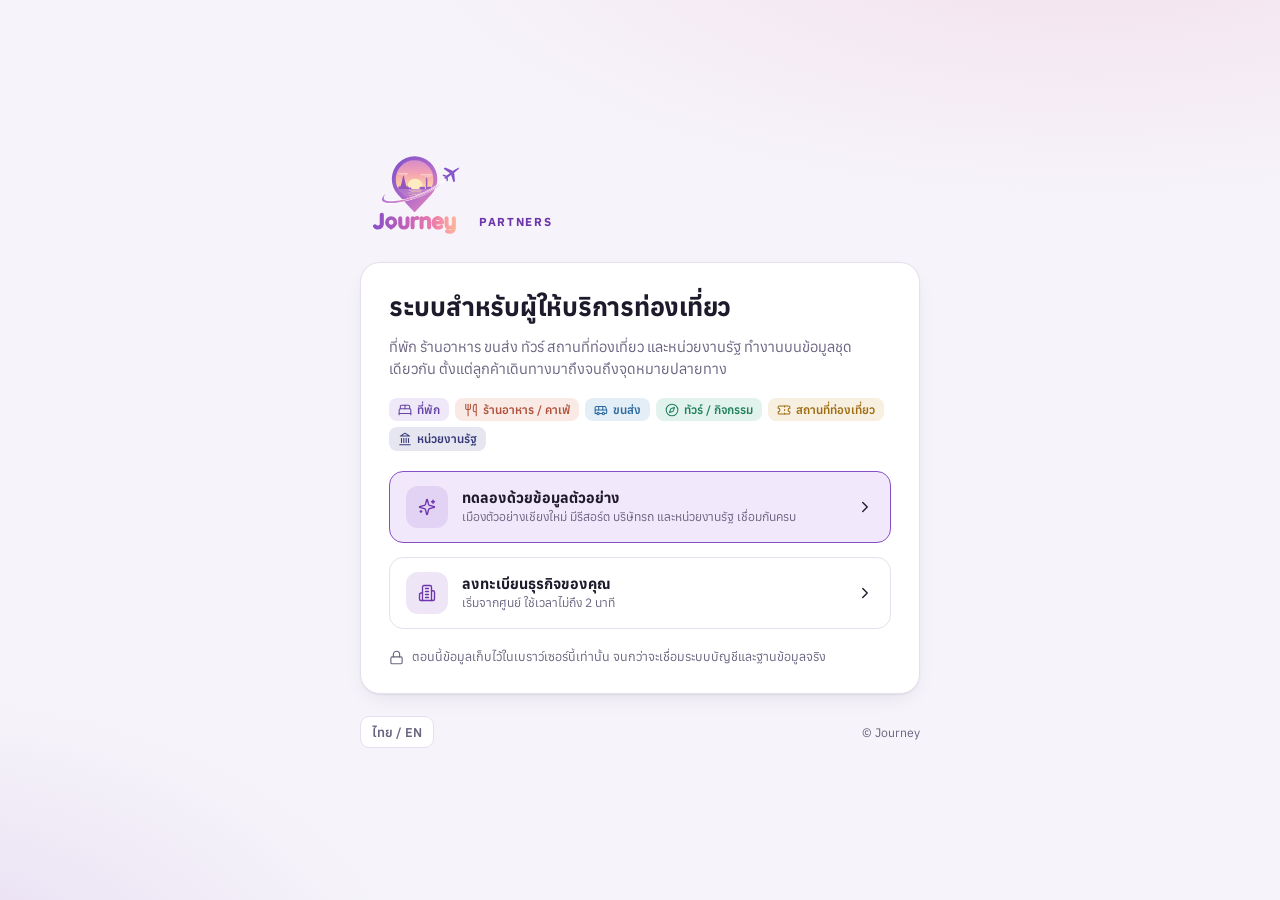
<file: public/partners/index.html>
<!doctype html>
<html lang="th">
<head>
<meta charset="utf-8">
<meta name="viewport" content="width=device-width, initial-scale=1, viewport-fit=cover">
<link rel="icon" href="/favicon.svg" type="image/svg+xml">
<link rel="apple-touch-icon" href="/apple-touch-icon.png">
<style>:root{padding-top:env(safe-area-inset-top,0px);padding-bottom:env(safe-area-inset-bottom,0px)}img{max-width:100%}</style>
<title>Journey Partners</title>
<meta name="claude:viewport-fit-sides" content="cover">
<meta name="description" content="Journey Partners — the workspace for stays, restaurants, transport, tours, attractions and government on one shared dataset.">
<meta name="theme-color" content="#8A4FC6">
<link rel="preconnect" href="https://fonts.googleapis.com"><link rel="preconnect" href="https://fonts.gstatic.com" crossorigin>
<link rel="stylesheet" href="https://fonts.googleapis.com/css2?family=Anuphan:wght@400;500;600;700&display=swap">
<style>:root{--bg:#F6F4FA;--surface:#FFFFFF;--sunk:#F0ECF6;--fg:#1E1A2B;--muted:#6B6480;--line:#E5E0EE;--acc:#8A4FC6;--acc-fg:#FFFFFF;--acc-soft:#F1E8FB;--acc-ink:#6D35AC;--pink:#E37FA9;--ok:#1F9D6B;--warn:#C2830C;--bad:#B23A55;--shadow:0 1px 2px rgba(40,20,70,.06),0 8px 24px -12px rgba(40,20,70,.18);--r:14px;--side:268px;--font:'Anuphan',-apple-system,'Segoe UI','Noto Sans Thai',sans-serif}
@media (prefers-color-scheme:dark){:root:not([data-theme="light"]){--bg:#13111A;--surface:#1C1927;--sunk:#221E2F;--fg:#EDEAF5;--muted:#A39CB8;--line:#2F2A3F;--acc:#B489EA;--acc-fg:#1A1028;--acc-soft:#2B2240;--acc-ink:#D0B2F5;--shadow:0 1px 2px rgba(0,0,0,.3),0 8px 24px -12px rgba(0,0,0,.6);color-scheme:dark}}
:root[data-theme="dark"]{--bg:#13111A;--surface:#1C1927;--sunk:#221E2F;--fg:#EDEAF5;--muted:#A39CB8;--line:#2F2A3F;--acc:#B489EA;--acc-fg:#1A1028;--acc-soft:#2B2240;--acc-ink:#D0B2F5;--shadow:0 1px 2px rgba(0,0,0,.3),0 8px 24px -12px rgba(0,0,0,.6);color-scheme:dark}
[hidden]{display:none!important}
*{box-sizing:border-box}
html,body{background:var(--bg);color:var(--fg);font-family:var(--font);font-size:14.5px;line-height:1.5;-webkit-font-smoothing:antialiased}
body{margin:0}body.lock{overflow:hidden}
html[lang="th"] .en,html[lang="en"] .th{display:none}
h1,h2,h3{margin:0;line-height:1.25;text-wrap:balance}
h1{font-size:1.6rem;font-weight:700;letter-spacing:-.01em}h2{font-size:1.02rem;font-weight:600}
a{color:var(--acc-ink)}
svg{width:18px;height:18px;flex-shrink:0}
button,input,select,textarea{font:inherit;color:inherit}
.muted{color:var(--muted)}.mono{font-family:ui-monospace,SFMono-Regular,Menlo,monospace;font-size:.92em}
.sp{flex:1}
/* buttons */
.btn{display:inline-flex;align-items:center;justify-content:center;gap:7px;height:38px;padding:0 15px;border-radius:10px;border:1px solid transparent;font-weight:600;cursor:pointer;white-space:nowrap;transition:background .15s,border-color .15s,transform .1s;font-size:.95rem}
.btn:active{transform:translateY(1px)}
.btn.primary{background:var(--acc);color:var(--acc-fg)}.btn.primary:hover{filter:brightness(1.07)}
.btn.ghost{background:var(--surface);border-color:var(--line)}.btn.ghost:hover{border-color:var(--acc);color:var(--acc-ink)}
.btn.danger{background:var(--bad);color:#fff}.btn.ghost.danger{background:transparent;color:var(--bad);border-color:color-mix(in srgb,var(--bad) 35%,var(--line))}
.btn.sm{height:32px;padding:0 11px;font-size:.88rem;border-radius:9px}.btn.big{height:46px;font-size:1.02rem}
.btn:disabled{opacity:.5;pointer-events:none}
.btn svg{width:17px;height:17px}
.ib{display:inline-grid;place-items:center;width:38px;height:38px;border-radius:10px;border:0;background:transparent;cursor:pointer;position:relative}.ib:hover{background:var(--sunk)}
.lnk{background:none;border:0;color:var(--acc-ink);font-weight:600;cursor:pointer;text-decoration:none;font-size:.9rem}
:focus-visible{outline:2px solid var(--acc);outline-offset:2px}
/* splash */
#splash{position:fixed;inset:0;display:grid;place-items:center;background:var(--bg);z-index:200;transition:opacity .35s}#splash.out{opacity:0}
#splash img{animation:pulse 1.2s ease-in-out infinite}@keyframes pulse{50%{transform:scale(1.06)}}
/* auth */
#auth{min-height:100vh;display:grid;place-items:center;padding-block:32px;padding-left:max(16px,env(safe-area-inset-left,0px));padding-right:max(16px,env(safe-area-inset-right,0px));background:radial-gradient(1200px 500px at 85% -10%,color-mix(in srgb,var(--pink) 18%,transparent),transparent 60%),radial-gradient(900px 500px at -10% 110%,color-mix(in srgb,var(--acc) 16%,transparent),transparent 60%),var(--bg)}
.au-wrap{width:100%;max-width:560px;display:flex;flex-direction:column;gap:22px}
.au-brand{display:flex;align-items:flex-end;gap:10px}.au-logo{height:88px;width:auto}.au-p{font-weight:700;color:var(--acc-ink);letter-spacing:.14em;text-transform:uppercase;font-size:.8rem;padding-bottom:9px}
.au-card{background:var(--surface);border:1px solid var(--line);border-radius:20px;padding:28px;box-shadow:var(--shadow);display:flex;flex-direction:column;gap:14px}
.au-card h1{font-size:1.75rem}.au-card h2{font-size:1.3rem}.lead{margin:0;color:var(--muted);max-width:60ch}
.au-k{display:flex;flex-wrap:wrap;gap:6px;margin-block:4px 6px}
.au-opt{display:flex;align-items:center;gap:14px;text-align:left;padding:14px 16px;border-radius:14px;border:1px solid var(--line);background:var(--surface);cursor:pointer;transition:border-color .15s,background .15s}
.au-opt:hover{border-color:var(--acc);background:var(--acc-soft)}.au-opt.main{border-color:var(--acc);background:var(--acc-soft)}
.au-opt>span:nth-child(2){flex:1;min-width:0;display:flex;flex-direction:column}.au-opt small{color:var(--muted)}
.au-ic{width:42px;height:42px;border-radius:12px;display:grid;place-items:center;background:color-mix(in srgb,var(--c,var(--acc)) 14%,transparent);color:var(--c,var(--acc-ink))}
.au-note{display:flex;gap:8px;align-items:flex-start;color:var(--muted);font-size:.86rem;margin:4px 0 0}.au-note svg{width:15px;height:15px;margin-top:3px}
.au-back{align-self:flex-start}.au-foot{display:flex;justify-content:space-between;align-items:center;color:var(--muted);font-size:.85rem}
.form.one{grid-template-columns:1fr}
/* shell */
#app{display:flex;min-height:100vh}
#side{width:var(--side);flex-shrink:0;background:var(--surface);border-right:1px solid var(--line);position:sticky;top:0;height:100vh;overflow-y:auto;display:flex;flex-direction:column;padding:14px 12px calc(20px + env(safe-area-inset-bottom,0px)) max(12px,env(safe-area-inset-left,0px));z-index:40}
.sd-top{padding:4px 6px 12px}.brand{display:flex;align-items:center;gap:10px;text-decoration:none;color:inherit}.brand span{display:flex;flex-direction:column;line-height:1.1}.brand b{font-size:1.08rem}.brand small{color:var(--acc-ink);font-weight:700;letter-spacing:.14em;text-transform:uppercase;font-size:.66rem}
.org-btn{display:flex;align-items:center;gap:10px;width:100%;padding:10px;border-radius:12px;border:1px solid var(--line);background:var(--bg);cursor:pointer;text-align:left;margin-bottom:10px}.org-btn:hover{border-color:var(--acc)}
.org-n{flex:1;min-width:0;display:flex;flex-direction:column}.org-n b,.org-n small{white-space:nowrap;overflow:hidden;text-overflow:ellipsis}.org-n small{color:var(--muted);font-size:.78rem}
.org-av{width:36px;height:36px;border-radius:10px;display:grid;place-items:center;color:#fff;font-weight:700;flex-shrink:0}.org-av.sm{width:28px;height:28px;border-radius:8px;font-size:.85rem}
#nav{display:flex;flex-direction:column;gap:14px}
.nv-sec{display:flex;flex-direction:column;gap:1px}.nv-sec>span{font-size:.7rem;font-weight:700;color:var(--muted);text-transform:uppercase;letter-spacing:.08em;padding:4px 10px}
.nv{display:flex;align-items:center;gap:11px;padding:8px 10px;border-radius:10px;color:var(--fg);text-decoration:none;font-weight:500;font-size:.93rem}
.nv:hover{background:var(--sunk)}.nv.on{background:var(--acc-soft);color:var(--acc-ink);font-weight:600}.nv svg{width:18px;height:18px;opacity:.85}
.nv .dot{margin-left:auto;font-style:normal;background:var(--pink);color:#fff;font-size:.72rem;font-weight:700;border-radius:99px;padding:0 7px;line-height:18px}
.mainc{flex:1;min-width:0;display:flex;flex-direction:column}
.top{position:sticky;top:0;z-index:30;display:flex;align-items:center;gap:8px;padding-block:10px;padding-left:max(24px,env(safe-area-inset-left,0px));padding-right:max(24px,env(safe-area-inset-right,0px));background:color-mix(in srgb,var(--bg) 86%,transparent);backdrop-filter:blur(10px);border-bottom:1px solid var(--line)}
.demo{display:flex;align-items:center;gap:10px;background:var(--acc-soft);color:var(--acc-ink);border-radius:99px;padding:4px 6px 4px 12px;font-size:.85rem}.demo>span{display:flex;align-items:center;gap:6px}.demo svg{width:15px;height:15px}
#bellN{position:absolute;top:5px;right:5px;background:var(--pink);color:#fff;font-style:normal;font-size:.66rem;font-weight:700;border-radius:99px;min-width:16px;height:16px;display:grid;place-items:center;padding:0 4px}
.u-av{width:34px;height:34px;border-radius:50%;background:linear-gradient(135deg,var(--acc),var(--pink));color:#fff;display:grid;place-items:center;font-weight:700}
.only-m{display:none}
#view{padding-block:24px 64px;padding-left:max(24px,env(safe-area-inset-left,0px));padding-right:max(24px,env(safe-area-inset-right,0px));display:flex;flex-direction:column;gap:18px;max-width:1320px;width:100%;outline:none}
#scrim{display:none}
/* page header */
.vh{display:flex;align-items:flex-end;justify-content:space-between;gap:16px;flex-wrap:wrap}.vh>div:first-child{min-width:0;max-width:72ch}
.sub{margin:6px 0 0;color:var(--muted)}.vh-a{display:flex;gap:8px;flex-wrap:wrap}
/* cards, kpis */
.card{background:var(--surface);border:1px solid var(--line);border-radius:var(--r);padding:18px;box-shadow:var(--shadow);min-width:0}
.card-h{display:flex;align-items:center;justify-content:space-between;gap:10px;margin-bottom:12px;flex-wrap:wrap}.card-h>div{min-width:0}
.kpis{display:grid;grid-template-columns:repeat(auto-fit,minmax(200px,1fr));gap:12px}
.kpi{display:flex;gap:12px;align-items:flex-start;background:var(--surface);border:1px solid var(--line);border-radius:var(--r);padding:16px;box-shadow:var(--shadow)}
.kpi-ic{width:38px;height:38px;border-radius:11px;display:grid;place-items:center;background:var(--acc-soft);color:var(--acc-ink);flex-shrink:0}
.kpi.acc .kpi-ic{background:linear-gradient(135deg,var(--acc),var(--pink));color:#fff}.kpi.warn .kpi-ic{background:color-mix(in srgb,var(--bad) 15%,transparent);color:var(--bad)}
.kpi-m{display:flex;flex-direction:column;min-width:0}.kpi-m small{color:var(--muted);font-size:.82rem}.kpi-m b{font-size:1.55rem;font-weight:700;letter-spacing:-.01em;font-variant-numeric:tabular-nums;line-height:1.2}.kpi-m em{font-style:normal;color:var(--muted);font-size:.8rem}
.grid2{display:grid;grid-template-columns:1fr 1fr;gap:16px}.grid2.g31{grid-template-columns:2fr 1fr}.grid2.g13{grid-template-columns:minmax(220px,1fr) 2.4fr;align-items:start}
.grid2>*{min-width:0}
/* pills, chips, tags */
.pill{display:inline-flex;align-items:center;gap:5px;padding:2px 10px;border-radius:99px;font-size:.78rem;font-weight:600;background:color-mix(in srgb,var(--c) 14%,transparent);color:color-mix(in srgb,var(--c) 80%,var(--fg));white-space:nowrap}
.pill::before{content:"";width:6px;height:6px;border-radius:50%;background:var(--c)}
.pill.lv-info{--c:#2F7FC1}.pill.lv-warn{--c:#C2830C}.pill.lv-alert{--c:#B23A55}
.kchip{display:inline-flex;align-items:center;gap:5px;padding:3px 9px;border-radius:8px;font-size:.8rem;font-weight:600;background:color-mix(in srgb,var(--c) 13%,transparent);color:color-mix(in srgb,var(--c) 78%,var(--fg))}.kchip svg{width:14px;height:14px}
.tag{display:inline-block;padding:1px 8px;border-radius:6px;background:var(--sunk);font-size:.78rem;color:var(--muted);margin:1px 0}
.src{font-size:.82rem;color:var(--muted)}
.neg{color:var(--ok)}.pos{color:var(--warn)}
/* toolbar */
.toolbar{display:flex;gap:10px;align-items:center;flex-wrap:wrap}
.search{display:flex;align-items:center;gap:8px;height:40px;padding:0 12px;border-radius:10px;border:1px solid var(--line);background:var(--surface);flex:1;min-width:200px;max-width:420px}.search svg{color:var(--muted)}.search input{border:0;outline:0;background:none;flex:1;min-width:0;height:100%}
.search:focus-within{border-color:var(--acc)}
.toolbar select,.inp{height:40px;border-radius:10px;border:1px solid var(--line);background:var(--surface);padding:0 10px}
.count{color:var(--muted);font-size:.86rem;margin-left:auto}
.seg,.tabs{display:inline-flex;background:var(--sunk);border-radius:11px;padding:3px;gap:2px;flex-wrap:wrap}
.seg button,.tabs button{border:0;background:none;padding:7px 13px;border-radius:9px;cursor:pointer;font-weight:500;font-size:.9rem;color:var(--muted)}
.seg button[aria-pressed="true"],.tabs button[aria-pressed="true"]{background:var(--surface);color:var(--fg);font-weight:600;box-shadow:0 1px 3px rgba(0,0,0,.08)}
.pipe{display:grid;grid-template-columns:repeat(4,1fr);gap:10px}.pipe button{display:flex;align-items:center;justify-content:space-between;gap:8px;padding:12px 14px;border-radius:12px;border:1px solid var(--line);background:var(--surface);cursor:pointer}.pipe button b{font-size:1.3rem}.pipe button.on{border-color:var(--acc);background:var(--acc-soft)}
/* table */
.tbl-wrap{overflow-x:auto;background:var(--surface);border:1px solid var(--line);border-radius:var(--r);box-shadow:var(--shadow)}
.card .tbl-wrap{box-shadow:none;border:0;border-radius:0;margin:-4px -6px}
.tbl{width:100%;border-collapse:collapse;font-size:.93rem}.tbl th{text-align:left;font-size:.76rem;text-transform:uppercase;letter-spacing:.06em;color:var(--muted);font-weight:600;padding:11px 14px;border-bottom:1px solid var(--line);white-space:nowrap;background:var(--surface)}
.tbl td{padding:11px 14px;border-bottom:1px solid var(--line);vertical-align:middle}.tbl tr:last-child td{border-bottom:0}
.tbl .r{text-align:right;font-variant-numeric:tabular-nums}.tbl .c{text-align:center}
.tbl tbody tr[tabindex]{cursor:pointer}.tbl tbody tr[tabindex]:hover{background:var(--sunk)}
.ti{width:15px;height:15px;vertical-align:-3px;color:var(--muted)}
.perm td:first-child{font-weight:500}.ok{color:var(--ok)}
/* list */
.list{list-style:none;margin:0;padding:0;display:flex;flex-direction:column}
.list li{display:flex;align-items:center;gap:12px;padding:10px 8px;border-bottom:1px solid var(--line);border-radius:8px}.list li:last-child{border-bottom:0}
.list li[tabindex],.list li[data-org]{cursor:pointer}.list li[tabindex]:hover{background:var(--sunk)}.list li.on{background:var(--acc-soft)}
.lm{flex:1;min-width:0;display:flex;flex-direction:column}.lm b{font-weight:600;overflow:hidden;text-overflow:ellipsis}.lm small{color:var(--muted);font-size:.84rem;display:flex;align-items:center;gap:5px;flex-wrap:wrap}.lm small svg{width:14px;height:14px}
.when{display:flex;flex-direction:column;min-width:58px;font-variant-numeric:tabular-nums}.when small{color:var(--muted);font-size:.78rem}
.nt li.unread b::before{content:"";display:inline-block;width:7px;height:7px;border-radius:50%;background:var(--pink);margin-right:7px;vertical-align:2px}
.pad{padding:16px}
/* hand-offs, notices */
.hand{list-style:none;margin:0;padding:0;display:flex;flex-direction:column;gap:10px}.hand li{display:flex;gap:12px;align-items:center}
.hand li>span:nth-child(2){flex:1;min-width:0;display:flex;flex-direction:column}.hand small{color:var(--muted);font-size:.83rem}.hand em{font-style:normal;font-weight:700;font-variant-numeric:tabular-nums}
.hd-ic{width:36px;height:36px;border-radius:10px;display:grid;place-items:center;background:color-mix(in srgb,var(--c) 14%,transparent);color:var(--c);flex-shrink:0}
.gnot{display:flex;flex-direction:column;gap:8px;margin-top:12px}
.gn{display:flex;gap:10px;align-items:flex-start;padding:10px 12px;border-radius:11px;background:color-mix(in srgb,#2F7FC1 10%,transparent);margin-bottom:6px}.gn.warn{background:color-mix(in srgb,#C2830C 13%,transparent)}.gn.alert{background:color-mix(in srgb,#B23A55 13%,transparent)}
.gn>span{display:flex;flex-direction:column}.gn small{color:var(--muted)}.gn svg{margin-top:2px}
.note,.consent{display:flex;gap:9px;align-items:flex-start;padding:10px 12px;border-radius:11px;background:var(--sunk);color:var(--muted);font-size:.88rem;margin:0}.note svg,.consent svg{width:16px;height:16px;margin-top:2px}
.consent{background:color-mix(in srgb,var(--ok) 10%,transparent);color:color-mix(in srgb,var(--ok) 70%,var(--fg))}
/* charts */
.chart{width:100%;height:auto;display:block}.chart rect{fill:color-mix(in srgb,var(--acc) 55%,transparent)}.chart rect.hi{fill:var(--acc)}.chart .grid{stroke:var(--line);stroke-dasharray:3 4}.chart .ax{fill:var(--muted);font-size:11px;font-family:var(--font)}
.hbars{display:flex;flex-direction:column;gap:9px}.hb{display:grid;grid-template-columns:minmax(90px,38%) 1fr auto;gap:10px;align-items:center;font-size:.9rem}.hb-l{overflow:hidden;text-overflow:ellipsis;white-space:nowrap}
.hb-t{height:10px;border-radius:99px;background:var(--sunk);overflow:hidden}.hb-t i{display:block;height:100%;border-radius:99px;background:linear-gradient(90deg,var(--acc),var(--pink))}.hb b{font-variant-numeric:tabular-nums;font-size:.86rem}
.funnel{display:flex;flex-direction:column;gap:8px}.fn{display:grid;grid-template-columns:minmax(120px,30%) 1fr 48px 48px;gap:10px;align-items:center}
.fn i{height:26px;width:var(--w);min-width:4px;border-radius:7px;background:linear-gradient(90deg,var(--acc),var(--pink))}.fn b{text-align:right;font-variant-numeric:tabular-nums}.fn small{color:var(--muted);text-align:right}
/* calendar grid */
.legend{display:flex;gap:16px;flex-wrap:wrap;font-size:.84rem;color:var(--muted)}.legend span{display:flex;align-items:center;gap:6px}.legend i{width:14px;height:14px;border-radius:4px}
.cal-wrap{overflow-x:auto;background:var(--surface);border:1px solid var(--line);border-radius:var(--r);box-shadow:var(--shadow)}
.cal{border-collapse:separate;border-spacing:4px;padding:6px;min-width:100%}.cal th{font-weight:500;font-size:.78rem;color:var(--muted);padding:4px}.cal thead th{text-align:center}.cal thead th b{display:block;font-size:1rem;color:var(--fg)}.cal thead th small{display:block}
.cal thead th.td b{color:var(--acc-ink)}.cal thead th.we small{color:var(--pink)}
.cal tbody th{text-align:left;min-width:190px;position:sticky;left:0;background:var(--surface);z-index:1}.cal tbody th span{display:flex;gap:7px;align-items:center;color:var(--fg);font-weight:600;font-size:.88rem}.cal tbody th svg{width:15px;height:15px;color:var(--muted)}
.cc{width:100%;min-width:52px;height:50px;border-radius:9px;border:0;cursor:pointer;display:flex;flex-direction:column;align-items:center;justify-content:center;line-height:1.1}.cc b{font-size:1rem}.cc small{font-size:.68rem;opacity:.75}
.lv0{background:color-mix(in srgb,var(--ok) 13%,transparent)}.lv1{background:color-mix(in srgb,var(--ok) 24%,transparent)}.lv2{background:color-mix(in srgb,var(--warn) 26%,transparent)}.lv3{background:color-mix(in srgb,var(--bad) 28%,transparent)}.lvx{background:repeating-linear-gradient(45deg,var(--sunk) 0 6px,var(--line) 6px 12px);color:var(--muted)}
/* journeys */
.split{display:grid;grid-template-columns:320px 1fr;gap:16px;align-items:start}
.jlist{list-style:none;margin:0;padding:0;display:flex;flex-direction:column;gap:8px;max-height:72vh;overflow-y:auto}
.jlist button{width:100%;text-align:left;display:flex;flex-direction:column;gap:3px;padding:12px 14px;border-radius:12px;border:1px solid var(--line);background:var(--surface);cursor:pointer}.jlist button.on{border-color:var(--acc);background:var(--acc-soft)}.jlist small{color:var(--muted)}
.jl-ic{display:flex;gap:4px;margin-top:4px}.jl-ic i{width:24px;height:24px;border-radius:7px;display:grid;place-items:center;background:color-mix(in srgb,var(--c) 15%,transparent);color:var(--c)}.jl-ic i.mine{outline:2px solid var(--acc)}.jl-ic svg{width:13px;height:13px}
.jdet{display:flex;flex-direction:column;gap:14px}
.tl{list-style:none;margin:0;padding:0 0 0 6px;display:flex;flex-direction:column}
.tl li{display:flex;gap:14px;position:relative;padding-bottom:16px}.tl li:not(:last-child)::before{content:"";position:absolute;left:16px;top:34px;bottom:0;width:2px;background:var(--line)}
.tl-dot{width:34px;height:34px;border-radius:50%;display:grid;place-items:center;background:color-mix(in srgb,var(--c) 15%,var(--surface));color:var(--c);flex-shrink:0;border:2px solid var(--surface);box-shadow:0 0 0 1px var(--line)}.tl-dot svg{width:16px;height:16px}
.tl-b{display:flex;flex-direction:column;min-width:0;padding-top:2px}.tl-b small{color:var(--muted);font-size:.8rem}.tl-b span{color:var(--muted);font-size:.86rem}
.tl li.done{opacity:.55}.tl li.next .tl-dot{box-shadow:0 0 0 3px color-mix(in srgb,var(--acc) 40%,transparent)}.tl li.mine .tl-b b{color:var(--acc-ink)}.mine-t{color:var(--acc-ink)!important;font-weight:600}
.jp{display:flex;flex-direction:column;gap:8px}.sec-l{font-size:.74rem;font-weight:700;color:var(--muted);text-transform:uppercase;letter-spacing:.08em}
.jp-r{display:flex;gap:10px;align-items:center}.jp-r>span:nth-child(2){flex:1;display:flex;flex-direction:column;min-width:0}.jp-r small{color:var(--muted);font-size:.82rem}
/* housekeeping */
.hk-sum{display:flex;gap:10px;flex-wrap:wrap}.hk-sum span{display:flex;align-items:center;gap:8px;padding:8px 14px;border-radius:11px;background:color-mix(in srgb,var(--c) 12%,transparent);font-size:.9rem}.hk-sum b{font-size:1.2rem;color:var(--c)}
.hk-grid{display:grid;grid-template-columns:repeat(auto-fill,minmax(128px,1fr));gap:8px}
.hk{display:flex;flex-direction:column;align-items:flex-start;gap:2px;padding:10px 12px;border-radius:11px;border:1px solid color-mix(in srgb,var(--c) 40%,var(--line));background:color-mix(in srgb,var(--c) 9%,var(--surface));cursor:pointer;text-align:left;min-height:76px}
.hk b{font-size:1.1rem}.hk span{color:var(--c);font-weight:600;font-size:.8rem}.hk small{color:var(--muted);font-size:.74rem}
.opts{display:flex;flex-direction:column;gap:8px}.opt{padding:12px 14px;border-radius:11px;border:1px solid var(--line);background:var(--surface);text-align:left;cursor:pointer;font-weight:500}.opt:hover{border-color:var(--acc)}
/* manifest */
.run{border-top:1px solid var(--line);padding-top:10px;margin-top:10px}.run-h{display:flex;align-items:center;gap:10px;flex-wrap:wrap}.run-h b{font-size:1.05rem}
.cap{flex:1;min-width:80px;max-width:200px;height:8px;border-radius:99px;background:var(--sunk);overflow:hidden}.cap i{display:block;height:100%;background:var(--acc)}
.pre{white-space:pre-wrap;background:var(--sunk);padding:12px;border-radius:10px;font-size:.88rem;margin:0;overflow-x:auto}
/* reviews */
.rv-sum{display:flex;flex-direction:column;align-items:center;gap:6px;text-align:center}.rv-sum .big{font-size:3rem;line-height:1}.rv-sum .hbars{width:100%;margin-top:10px}.stars{color:#E6A23C;letter-spacing:2px}
.rv-list{display:flex;flex-direction:column;gap:12px;min-width:0}.rv-h{display:flex;gap:10px;align-items:center;flex-wrap:wrap}.rv p{margin:8px 0}
.rv-rep{background:var(--sunk);border-radius:10px;padding:10px 12px}.rv-rep p{margin:2px 0 0}.rv-rep small{color:var(--acc-ink);font-weight:600}
.rv-form{display:flex;gap:8px;align-items:flex-end}.rv-form textarea{flex:1;border:1px solid var(--line);border-radius:10px;padding:8px 10px;background:var(--surface);resize:vertical;min-width:0}
/* packages, network */
.pk-grid,.nw-grid{display:grid;grid-template-columns:repeat(auto-fill,minmax(300px,1fr));gap:14px}
.pk-it{list-style:none;margin:0;padding:0;display:flex;flex-direction:column;gap:6px}.pk-it li{display:grid;grid-template-columns:1fr auto;gap:0 10px}.pk-it small{grid-column:1;color:var(--muted);font-size:.8rem}.pk-it b{grid-row:1/3;grid-column:2;align-self:center;font-variant-numeric:tabular-nums}
.pk-f{display:flex;flex-wrap:wrap;gap:6px 16px;margin-top:12px;padding-top:12px;border-top:1px solid var(--line);font-size:.9rem;color:var(--muted)}.pk-f b{color:var(--fg)}
.pk-org{display:flex;gap:6px;align-items:center;margin-top:12px}.pk-org .btn{margin-left:auto}
.nw{display:flex;flex-direction:column;gap:10px}.nw-h{display:flex;gap:12px;align-items:center}.nw-k{display:flex;gap:5px;flex-wrap:wrap}.nw-m{display:flex;gap:14px;color:var(--muted);font-size:.85rem;flex-wrap:wrap}
.nw-a{display:flex;gap:6px;align-items:center;margin-top:auto}.vf{width:15px;height:15px;color:var(--acc);vertical-align:-2px;margin-left:4px}
/* inbox */
.chat-wrap{display:grid;grid-template-columns:330px 1fr;gap:0;background:var(--surface);border:1px solid var(--line);border-radius:var(--r);box-shadow:var(--shadow);height:min(70vh,720px);min-height:460px;overflow:hidden}
.th-list{list-style:none;margin:0;padding:6px;overflow-y:auto;border-right:1px solid var(--line)}
.th-list button{width:100%;display:flex;gap:10px;align-items:center;text-align:left;padding:10px;border-radius:11px;border:0;background:none;cursor:pointer}.th-list button:hover{background:var(--sunk)}.th-list button.on{background:var(--acc-soft)}
.th-list button.unread b::after{content:"";display:inline-block;width:8px;height:8px;border-radius:50%;background:var(--pink);margin-left:6px;vertical-align:1px}
.th-list small{white-space:nowrap;overflow:hidden;text-overflow:ellipsis;display:block}.th-list em{font-style:normal;color:var(--muted);font-size:.74rem;white-space:nowrap;align-self:flex-start}
.th-ic{width:36px;height:36px;border-radius:50%;display:grid;place-items:center;background:var(--sunk);color:var(--acc-ink);flex-shrink:0}.th-ic svg{width:17px;height:17px}
.chat{display:flex;flex-direction:column;min-width:0;min-height:0}.chat .empty{flex:1}
.ch-h{display:flex;gap:10px;align-items:center;padding:12px 14px;border-bottom:1px solid var(--line)}.ch-back{display:none}
.ch-mem{display:flex;gap:6px;flex-wrap:wrap;padding:8px 14px;border-bottom:1px solid var(--line)}
.msgs{flex:1;overflow-y:auto;padding:16px;display:flex;flex-direction:column;gap:8px;background:var(--bg)}
.msg{max-width:72%;display:flex;flex-direction:column;align-self:flex-start}.msg p{margin:0;padding:9px 13px;border-radius:16px 16px 16px 5px;background:var(--surface);border:1px solid var(--line)}.msg small{font-size:.74rem;color:var(--muted);margin:0 0 2px 6px}.msg em{font-style:normal;font-size:.7rem;color:var(--muted);margin:2px 6px 0}
.msg.me{align-self:flex-end;align-items:flex-end}.msg.me p{background:var(--acc);color:var(--acc-fg);border-color:transparent;border-radius:16px 16px 5px 16px}
.msg.sys{align-self:center;max-width:90%;text-align:center}.msg.sys p{background:var(--sunk);border:0;font-size:.84rem;color:var(--muted)}
.quick{display:flex;gap:6px;overflow-x:auto;padding:8px 12px 0}.quick button{flex-shrink:0;border:1px solid var(--line);background:var(--surface);border-radius:99px;padding:5px 12px;font-size:.84rem;cursor:pointer}.quick button:hover{border-color:var(--acc)}
.ch-in{display:flex;gap:8px;padding:10px 12px 12px}.ch-in input{flex:1;min-width:0;height:42px;border-radius:12px;border:1px solid var(--line);padding:0 14px;background:var(--surface)}.ch-in .btn{height:42px;width:46px;padding:0}
/* settings */
.kset{margin-top:16px;display:flex;flex-direction:column;gap:8px}
.kpick{display:flex;flex-wrap:wrap;gap:8px}.kp{display:flex;align-items:center;gap:8px;padding:9px 13px;border-radius:11px;border:1px solid var(--line);cursor:pointer;font-weight:500;font-size:.9rem;background:var(--surface)}
.kp input{position:absolute;opacity:0;pointer-events:none}.kp svg{color:var(--c)}.kp:has(input:checked){border-color:var(--c);background:color-mix(in srgb,var(--c) 12%,transparent)}.kp:has(input:focus-visible){outline:2px solid var(--acc)}.kp:has(input:disabled){opacity:.6}
.int{display:grid;grid-template-columns:repeat(auto-fill,minmax(210px,1fr));gap:10px;margin:12px 0 16px}.int-c{display:flex;flex-direction:column;gap:4px;box-shadow:none;position:relative;padding:14px}.int-c small{color:var(--muted);padding-right:44px}.sw-l{position:absolute;top:14px;right:14px}
.row{display:flex;gap:8px}.row input{flex:1;min-width:0}
.docs li{flex-wrap:wrap}
.steps{list-style:none;margin:0;padding:0;display:flex;flex-direction:column;gap:8px}.steps button{width:100%;display:flex;align-items:center;gap:12px;padding:12px 14px;border-radius:12px;border:1px solid var(--line);background:var(--surface);cursor:pointer;text-align:left}.steps button:hover{border-color:var(--acc)}
.steps i{width:26px;height:26px;border-radius:50%;display:grid;place-items:center;background:var(--acc-soft);color:var(--acc-ink);font-style:normal;font-weight:700;font-size:.85rem}.steps span{flex:1}
.seq{list-style:none;margin:0;padding:0;display:flex;flex-direction:column;gap:10px}.seq li{display:flex;align-items:center;gap:12px;justify-content:space-between}.seq li>span{display:flex;align-items:center;gap:4px;flex-wrap:wrap}
.seq i{display:inline-flex;align-items:center;gap:4px;padding:3px 8px;border-radius:7px;font-style:normal;font-size:.8rem;font-weight:600;background:color-mix(in srgb,var(--c) 13%,transparent);color:color-mix(in srgb,var(--c) 78%,var(--fg))}.seq i svg{width:13px;height:13px}.seq .sep{width:14px;height:14px;color:var(--muted)}
/* forms */
.form{display:grid;grid-template-columns:1fr 1fr;gap:14px}
.fld{display:flex;flex-direction:column;gap:5px;min-width:0}.fld.full{grid-column:1/-1}.fld label{font-size:.84rem;font-weight:600;color:var(--muted)}.fld small{color:var(--muted);font-size:.78rem}
.fld input,.fld select,.fld textarea{height:42px;border-radius:10px;border:1px solid var(--line);background:var(--surface);padding:0 12px;width:100%}.fld textarea{height:auto;padding:10px 12px;resize:vertical}
.fld input:focus,.fld select:focus,.fld textarea:focus{border-color:var(--acc);outline:none;box-shadow:0 0 0 3px color-mix(in srgb,var(--acc) 20%,transparent)}
.fld .bad{border-color:var(--bad)}
.fld.tog{flex-direction:row;align-items:center;justify-content:space-between;gap:12px;grid-column:1/-1;padding:10px 0;cursor:pointer}.fld.tog span{font-weight:500}
.sw{appearance:none;width:42px;height:24px;border-radius:99px;background:var(--line);position:relative;cursor:pointer;flex-shrink:0;transition:background .15s}.sw::after{content:"";position:absolute;top:3px;left:3px;width:18px;height:18px;border-radius:50%;background:#fff;transition:transform .15s;box-shadow:0 1px 2px rgba(0,0,0,.2)}.sw:checked{background:var(--acc)}.sw:checked::after{transform:translateX(18px)}
/* drawer */
#drawer{position:fixed;inset:0;z-index:90;background:rgba(20,10,35,0);transition:background .2s}#drawer.on{background:rgba(20,10,35,.38)}
.dr{position:absolute;top:0;right:0;bottom:0;width:min(500px,100%);background:var(--surface);box-shadow:-10px 0 40px rgba(0,0,0,.18);display:flex;flex-direction:column;transform:translateX(100%);transition:transform .22s ease}
#drawer.wide .dr{width:min(680px,100%)}#drawer.on .dr{transform:none}
.dr-h{display:flex;align-items:center;justify-content:space-between;gap:10px;padding:14px 16px 14px 22px;padding-top:calc(14px + env(safe-area-inset-top,0px));border-bottom:1px solid var(--line)}.dr-h h2{font-size:1.15rem}
#drBody{flex:1;overflow-y:auto;padding:20px 22px calc(24px + env(safe-area-inset-bottom,0px));display:flex;flex-direction:column;gap:14px}
.dr-foot{display:flex;gap:8px;align-items:center;flex-wrap:wrap;padding-top:14px;border-top:1px solid var(--line);margin-top:4px}
.h3{font-size:.95rem;margin-top:6px}
.bd-top{display:flex;gap:10px;align-items:center}.bd-grid{display:grid;grid-template-columns:1fr 1fr;gap:12px}.bd-grid>div{display:flex;flex-direction:column;background:var(--sunk);border-radius:11px;padding:10px 12px;min-width:0}.bd-grid small{color:var(--muted);font-size:.78rem}.bd-grid span{color:var(--muted);font-size:.84rem}
.bd-sec{display:flex;flex-direction:column;gap:10px}
/* modal, toast, empty */
#modal{position:fixed;inset:0;z-index:120;background:rgba(20,10,35,.45);display:grid;place-items:center;padding:16px}
.mbox{background:var(--surface);border-radius:16px;padding:22px;width:min(420px,100%);box-shadow:var(--shadow)}.mbox p{margin:0 0 18px}.mbtns{display:flex;gap:8px;justify-content:flex-end}
#toast{position:fixed;left:50%;bottom:calc(24px + env(safe-area-inset-bottom,0px));transform:translate(-50%,20px);background:var(--fg);color:var(--bg);padding:10px 18px;border-radius:12px;font-weight:500;opacity:0;pointer-events:none;transition:all .2s;z-index:150;max-width:calc(100% - 32px)}#toast.on{opacity:1;transform:translate(-50%,0)}
.empty{display:flex;flex-direction:column;align-items:center;justify-content:center;gap:10px;padding:40px 16px;text-align:center;color:var(--muted);background:var(--surface);border:1px dashed var(--line);border-radius:var(--r)}.empty svg{width:34px;height:34px;color:var(--acc)}
/* responsive */
@media (max-width:1080px){.grid2,.grid2.g31,.grid2.g13{grid-template-columns:1fr}.split{grid-template-columns:1fr}.jlist{max-height:none;flex-direction:row;overflow-x:auto}.jlist li{flex:0 0 250px}}
@media (max-width:900px){
  #side{position:fixed;left:0;top:0;bottom:0;transform:translateX(-100%);transition:transform .22s;box-shadow:10px 0 40px rgba(0,0,0,.2);padding-top:calc(14px + env(safe-area-inset-top,0px))}
  #side.open{transform:none}#side.open~#scrim{display:block;position:fixed;inset:0;background:rgba(20,10,35,.38);z-index:35}
  .only-m{display:inline-grid}
  .top{padding-left:max(12px,env(safe-area-inset-left,0px));padding-right:max(12px,env(safe-area-inset-right,0px));top:env(safe-area-inset-top,0px)}
  body::before{content:"";position:fixed;inset:0 0 auto;height:env(safe-area-inset-top,0px);z-index:31;background:var(--bg)}
  #view{padding-left:max(16px,env(safe-area-inset-left,0px));padding-right:max(16px,env(safe-area-inset-right,0px));padding-top:18px}
  h1{font-size:1.35rem}
  .pipe{grid-template-columns:1fr 1fr}
  .chat-wrap{grid-template-columns:1fr;height:calc(100vh - 210px)}.chat-wrap .chat{display:none}.chat-wrap.has-sel .th-list{display:none}.chat-wrap.has-sel .chat{display:flex}.ch-back{display:inline-flex}.msg{max-width:86%}
}
@media (max-width:640px){
  .form,.bd-grid{grid-template-columns:1fr}
  .tbl thead{display:none}.tbl,.tbl tbody,.tbl tr,.tbl td{display:block;width:100%}.tbl tr{padding:10px 14px;border-bottom:1px solid var(--line)}.tbl tr:last-child{border-bottom:0}
  .tbl td{border:0;padding:3px 0;display:flex;justify-content:space-between;gap:12px;text-align:right}.tbl td::before{content:attr(data-l);color:var(--muted);font-size:.8rem;text-align:left;flex-shrink:0}.tbl td[data-l=""]::before{content:none}
  .tbl td:first-child{text-align:left;display:block}.tbl td:first-child::before{content:none}
  .perm td{display:flex}.perm thead{display:none}
  .demo b{display:none}.au-card{padding:20px}.vh-a{width:100%}.vh-a .btn{flex:1}
  .kpis{grid-template-columns:1fr 1fr}.kpi{padding:12px;flex-direction:column;gap:8px}.kpi-m b{font-size:1.25rem}
  .count{margin-left:0}.search{max-width:none}
  .fn{grid-template-columns:1fr 40px 40px}.cal tbody th{min-width:128px}.cal tbody th small{display:none}.fn i{grid-column:1/-1;grid-row:2}
}
.fld input.sw{width:42px;height:24px;padding:0;border:0;box-shadow:none}
</style>
</head>
<body>
<div id="splash"><img src="[data-uri]" alt="" width="72" height="54"></div>

<main id="auth" hidden>
  <div class="au-wrap">
    <div class="au-brand"><img src="[data-uri]" alt="Journey" class="au-logo"><span class="au-p">Partners</span></div>
    <div class="au-card"></div>
    <footer class="au-foot"><button id="langBtn2" class="btn ghost sm" onclick="LANG=LANG==='th'?'en':'th';try{localStorage.setItem('jyp_lang',LANG)}catch(e){};showAuth()">ไทย / EN</button><span>© Journey</span></footer>
  </div>
</main>

<div id="app" hidden>
  <aside id="side">
    <div class="sd-top"><a class="brand" href="#dash" data-go="dash" aria-label="Journey Partners"><img src="[data-uri]" alt="" width="34" height="26"><span><b>Journey</b><small>Partners</small></span></a></div>
    <button id="orgBtn" class="org-btn" aria-haspopup="dialog"></button>
    <nav id="nav" aria-label="Main"></nav>
  </aside>
  <div id="scrim"></div>
  <div class="mainc">
    <header class="top">
      <button id="menuBtn" class="ib only-m" aria-label="Menu"><svg viewBox="0 0 24 24" fill="none" stroke="currentColor" stroke-width="1.8" stroke-linecap="round" stroke-linejoin="round" aria-hidden="true"><line x1="4" x2="20" y1="12" y2="12" /> <line x1="4" x2="20" y1="6" y2="6" /> <line x1="4" x2="20" y1="18" y2="18" /></svg></button>
      <div id="demoBar" class="demo" hidden><span><svg viewBox="0 0 24 24" fill="none" stroke="currentColor" stroke-width="1.8" stroke-linecap="round" stroke-linejoin="round" aria-hidden="true"><path d="M9.937 15.5A2 2 0 0 0 8.5 14.063l-6.135-1.582a.5.5 0 0 1 0-.962L8.5 9.936A2 2 0 0 0 9.937 8.5l1.582-6.135a.5.5 0 0 1 .963 0L14.063 8.5A2 2 0 0 0 15.5 9.937l6.135 1.581a.5.5 0 0 1 0 .964L15.5 14.063a2 2 0 0 0-1.437 1.437l-1.582 6.135a.5.5 0 0 1-.963 0z" /> <path d="M20 3v4" /> <path d="M22 5h-4" /> <path d="M4 17v2" /> <path d="M5 18H3" /></svg><b class="th">ข้อมูลตัวอย่าง</b><b class="en">Sample data</b></span><button id="demoReset" class="lnk"><span class="th">รีเซ็ต</span><span class="en">Reset</span></button></div>
      <span class="sp"></span>
      <button id="langBtn" class="btn ghost sm">EN</button>
      <button id="bell" class="ib" aria-label="Notifications"><svg viewBox="0 0 24 24" fill="none" stroke="currentColor" stroke-width="1.8" stroke-linecap="round" stroke-linejoin="round" aria-hidden="true"><path d="M6 8a6 6 0 0 1 12 0c0 7 3 9 3 9H3s3-2 3-9" /> <path d="M10.3 21a1.94 1.94 0 0 0 3.4 0" /></svg><i id="bellN" hidden></i></button>
      <span id="userAv" class="u-av" aria-hidden="true"></span>
    </header>
    <div id="view" tabindex="-1"></div>
  </div>
</div>

<div id="drawer" hidden><div class="dr" role="dialog" aria-modal="true" aria-labelledby="drTitle"><div class="dr-h"><h2 id="drTitle"></h2><button id="drClose" class="ib" aria-label="Close"><svg viewBox="0 0 24 24" fill="none" stroke="currentColor" stroke-width="1.8" stroke-linecap="round" stroke-linejoin="round" aria-hidden="true"><path d="M18 6 6 18" /> <path d="m6 6 12 12" /></svg></button></div><div id="drBody"></div></div></div>
<div id="modal" hidden></div>
<div id="toast" role="status" aria-live="polite"></div>
<script>/* =====================================================================
   JOURNEY PARTNERS — core: helpers, language, storage, data model
   ===================================================================== */
const $=(s,r=document)=>r.querySelector(s),$$=(s,r=document)=>[...r.querySelectorAll(s)];
const esc=s=>String(s??'').replace(/[&<>"']/g,c=>({'&':'&amp;','<':'&lt;','>':'&gt;','"':'&quot;',"'":'&#39;'}[c]));
let LANG=(()=>{try{return localStorage.getItem('jyp_lang')||((localStorage.getItem('jy_lang')||'"th"').includes('th')?'th':'en')}catch(e){return 'th'}})();
const T=(th,en)=>LANG==='th'?th:en;
const SVG=(d,w=1.8,cls='')=>`<svg class="${cls}" viewBox="0 0 24 24" fill="none" stroke="currentColor" stroke-width="${w}" stroke-linecap="round" stroke-linejoin="round" aria-hidden="true">${d}</svg>`;
const IC={"dash": "<rect width=\"7\" height=\"9\" x=\"3\" y=\"3\" rx=\"1\" /> <rect width=\"7\" height=\"5\" x=\"14\" y=\"3\" rx=\"1\" /> <rect width=\"7\" height=\"9\" x=\"14\" y=\"12\" rx=\"1\" /> <rect width=\"7\" height=\"5\" x=\"3\" y=\"16\" rx=\"1\" />", "flow": "<circle cx=\"12\" cy=\"4.5\" r=\"2.5\" /> <path d=\"m10.2 6.3-3.9 3.9\" /> <circle cx=\"4.5\" cy=\"12\" r=\"2.5\" /> <path d=\"M7 12h10\" /> <circle cx=\"19.5\" cy=\"12\" r=\"2.5\" /> <path d=\"m13.8 17.7 3.9-3.9\" /> <circle cx=\"12\" cy=\"19.5\" r=\"2.5\" />", "megaphone": "<path d=\"m3 11 18-5v12L3 14v-3z\" /> <path d=\"M11.6 16.8a3 3 0 1 1-5.8-1.6\" />", "calendar": "<path d=\"M8 2v4\" /> <path d=\"M16 2v4\" /> <rect width=\"18\" height=\"18\" x=\"3\" y=\"4\" rx=\"2\" /> <path d=\"M3 10h18\" /> <path d=\"M8 14h.01\" /> <path d=\"M12 14h.01\" /> <path d=\"M16 14h.01\" /> <path d=\"M8 18h.01\" /> <path d=\"M12 18h.01\" /> <path d=\"M16 18h.01\" />", "shield": "<path d=\"M20 13c0 5-3.5 7.5-7.66 8.95a1 1 0 0 1-.67-.01C7.5 20.5 4 18 4 13V6a1 1 0 0 1 1-1c2 0 4.5-1.2 6.24-2.72a1.17 1.17 0 0 1 1.52 0C14.51 3.81 17 5 19 5a1 1 0 0 1 1 1z\" /> <path d=\"m9 12 2 2 4-4\" />", "siren": "<path d=\"M7 18v-6a5 5 0 1 1 10 0v6\" /> <path d=\"M5 21a1 1 0 0 0 1 1h12a1 1 0 0 0 1-1v-1a2 2 0 0 0-2-2H7a2 2 0 0 0-2 2z\" /> <path d=\"M21 12h1\" /> <path d=\"M18.5 4.5 18 5\" /> <path d=\"M2 12h1\" /> <path d=\"M12 2v1\" /> <path d=\"m4.929 4.929.707.707\" /> <path d=\"M12 12v6\" />", "calcheck": "<path d=\"M8 2v4\" /> <path d=\"M16 2v4\" /> <rect width=\"18\" height=\"18\" x=\"3\" y=\"4\" rx=\"2\" /> <path d=\"M3 10h18\" /> <path d=\"m9 16 2 2 4-4\" />", "route": "<circle cx=\"6\" cy=\"19\" r=\"3\" /> <path d=\"M9 19h8.5a3.5 3.5 0 0 0 0-7h-11a3.5 3.5 0 0 1 0-7H15\" /> <circle cx=\"18\" cy=\"5\" r=\"3\" />", "bed": "<path d=\"M2 20v-8a2 2 0 0 1 2-2h16a2 2 0 0 1 2 2v8\" /> <path d=\"M4 10V6a2 2 0 0 1 2-2h12a2 2 0 0 1 2 2v4\" /> <path d=\"M12 4v6\" /> <path d=\"M2 18h20\" />", "tag": "<path d=\"M12.586 2.586A2 2 0 0 0 11.172 2H4a2 2 0 0 0-2 2v7.172a2 2 0 0 0 .586 1.414l8.704 8.704a2.426 2.426 0 0 0 3.42 0l6.58-6.58a2.426 2.426 0 0 0 0-3.42z\" /> <circle cx=\"7.5\" cy=\"7.5\" r=\".5\" fill=\"currentColor\" />", "sparkle": "<path d=\"M9.937 15.5A2 2 0 0 0 8.5 14.063l-6.135-1.582a.5.5 0 0 1 0-.962L8.5 9.936A2 2 0 0 0 9.937 8.5l1.582-6.135a.5.5 0 0 1 .963 0L14.063 8.5A2 2 0 0 0 15.5 9.937l6.135 1.581a.5.5 0 0 1 0 .964L15.5 14.063a2 2 0 0 0-1.437 1.437l-1.582 6.135a.5.5 0 0 1-.963 0z\" /> <path d=\"M20 3v4\" /> <path d=\"M22 5h-4\" /> <path d=\"M4 17v2\" /> <path d=\"M5 18H3\" />", "utensils": "<path d=\"M3 2v7c0 1.1.9 2 2 2h4a2 2 0 0 0 2-2V2\" /> <path d=\"M7 2v20\" /> <path d=\"M21 15V2a5 5 0 0 0-5 5v6c0 1.1.9 2 2 2h3Zm0 0v7\" />", "armchair": "<path d=\"M19 9V6a2 2 0 0 0-2-2H7a2 2 0 0 0-2 2v3\" /> <path d=\"M3 16a2 2 0 0 0 2 2h14a2 2 0 0 0 2-2v-5a2 2 0 0 0-4 0v1.5a.5.5 0 0 1-.5.5h-9a.5.5 0 0 1-.5-.5V11a2 2 0 0 0-4 0z\" /> <path d=\"M5 18v2\" /> <path d=\"M19 18v2\" />", "route2": "<path d=\"M12 13v8\" /> <path d=\"M12 3v3\" /> <path d=\"M18 6a2 2 0 0 1 1.387.56l2.307 2.22a1 1 0 0 1 0 1.44l-2.307 2.22A2 2 0 0 1 18 13H6a2 2 0 0 1-1.387-.56l-2.306-2.22a1 1 0 0 1 0-1.44l2.306-2.22A2 2 0 0 1 6 6z\" />", "clipboard": "<rect width=\"8\" height=\"4\" x=\"8\" y=\"2\" rx=\"1\" ry=\"1\" /> <path d=\"M16 4h2a2 2 0 0 1 2 2v14a2 2 0 0 1-2 2H6a2 2 0 0 1-2-2V6a2 2 0 0 1 2-2h2\" /> <path d=\"M12 11h4\" /> <path d=\"M12 16h4\" /> <path d=\"M8 11h.01\" /> <path d=\"M8 16h.01\" />", "bus": "<path d=\"M8 6v6\" /> <path d=\"M15 6v6\" /> <path d=\"M2 12h19.6\" /> <path d=\"M18 18h3s.5-1.7.8-2.8c.1-.4.2-.8.2-1.2 0-.4-.1-.8-.2-1.2l-1.4-5C20.1 6.8 19.1 6 18 6H4a2 2 0 0 0-2 2v10h3\" /> <circle cx=\"7\" cy=\"18\" r=\"2\" /> <path d=\"M9 18h5\" /> <circle cx=\"16\" cy=\"18\" r=\"2\" />", "idcard": "<path d=\"M16 10h2\" /> <path d=\"M16 14h2\" /> <path d=\"M6.17 15a3 3 0 0 1 5.66 0\" /> <circle cx=\"9\" cy=\"11\" r=\"2\" /> <rect x=\"2\" y=\"5\" width=\"20\" height=\"14\" rx=\"2\" />", "compass": "<path d=\"m16.24 7.76-1.804 5.411a2 2 0 0 1-1.265 1.265L7.76 16.24l1.804-5.411a2 2 0 0 1 1.265-1.265z\" /> <circle cx=\"12\" cy=\"12\" r=\"10\" />", "ticket": "<path d=\"M2 9a3 3 0 0 1 0 6v2a2 2 0 0 0 2 2h16a2 2 0 0 0 2-2v-2a3 3 0 0 1 0-6V7a2 2 0 0 0-2-2H4a2 2 0 0 0-2 2Z\" /> <path d=\"M13 5v2\" /> <path d=\"M13 17v2\" /> <path d=\"M13 11v2\" />", "users": "<path d=\"M16 21v-2a4 4 0 0 0-4-4H6a4 4 0 0 0-4 4v2\" /> <circle cx=\"9\" cy=\"7\" r=\"4\" /> <path d=\"M22 21v-2a4 4 0 0 0-3-3.87\" /> <path d=\"M16 3.13a4 4 0 0 1 0 7.75\" />", "star": "<path d=\"M11.525 2.295a.53.53 0 0 1 .95 0l2.31 4.679a2.123 2.123 0 0 0 1.595 1.16l5.166.756a.53.53 0 0 1 .294.904l-3.736 3.638a2.123 2.123 0 0 0-.611 1.878l.882 5.14a.53.53 0 0 1-.771.56l-4.618-2.428a2.122 2.122 0 0 0-1.973 0L6.396 21.01a.53.53 0 0 1-.77-.56l.881-5.139a2.122 2.122 0 0 0-.611-1.879L2.16 9.795a.53.53 0 0 1 .294-.906l5.165-.755a2.122 2.122 0 0 0 1.597-1.16z\" />", "percent": "<line x1=\"19\" x2=\"5\" y1=\"5\" y2=\"19\" /> <circle cx=\"6.5\" cy=\"6.5\" r=\"2.5\" /> <circle cx=\"17.5\" cy=\"17.5\" r=\"2.5\" />", "package": "<path d=\"M11 21.73a2 2 0 0 0 2 0l7-4A2 2 0 0 0 21 16V8a2 2 0 0 0-1-1.73l-7-4a2 2 0 0 0-2 0l-7 4A2 2 0 0 0 3 8v8a2 2 0 0 0 1 1.73z\" /> <path d=\"M12 22V12\" /> <path d=\"m3.3 7 7.703 4.734a2 2 0 0 0 1.994 0L20.7 7\" /> <path d=\"m7.5 4.27 9 5.15\" />", "wallet": "<path d=\"M19 7V4a1 1 0 0 0-1-1H5a2 2 0 0 0 0 4h15a1 1 0 0 1 1 1v4h-3a2 2 0 0 0 0 4h3a1 1 0 0 0 1-1v-2a1 1 0 0 0-1-1\" /> <path d=\"M3 5v14a2 2 0 0 0 2 2h15a1 1 0 0 0 1-1v-4\" />", "chart": "<path d=\"M3 3v16a2 2 0 0 0 2 2h16\" /> <path d=\"M18 17V9\" /> <path d=\"M13 17V5\" /> <path d=\"M8 17v-3\" />", "chat": "<path d=\"M7.9 20A9 9 0 1 0 4 16.1L2 22Z\" />", "network": "<rect x=\"16\" y=\"16\" width=\"6\" height=\"6\" rx=\"1\" /> <rect x=\"2\" y=\"16\" width=\"6\" height=\"6\" rx=\"1\" /> <rect x=\"9\" y=\"2\" width=\"6\" height=\"6\" rx=\"1\" /> <path d=\"M5 16v-3a1 1 0 0 1 1-1h12a1 1 0 0 1 1 1v3\" /> <path d=\"M12 12V8\" />", "team": "<path d=\"M18 21a8 8 0 0 0-16 0\" /> <circle cx=\"10\" cy=\"8\" r=\"5\" /> <path d=\"M22 20c0-3.37-2-6.5-4-8a5 5 0 0 0-.45-8.3\" />", "gear": "<path d=\"M12.22 2h-.44a2 2 0 0 0-2 2v.18a2 2 0 0 1-1 1.73l-.43.25a2 2 0 0 1-2 0l-.15-.08a2 2 0 0 0-2.73.73l-.22.38a2 2 0 0 0 .73 2.73l.15.1a2 2 0 0 1 1 1.72v.51a2 2 0 0 1-1 1.74l-.15.09a2 2 0 0 0-.73 2.73l.22.38a2 2 0 0 0 2.73.73l.15-.08a2 2 0 0 1 2 0l.43.25a2 2 0 0 1 1 1.73V20a2 2 0 0 0 2 2h.44a2 2 0 0 0 2-2v-.18a2 2 0 0 1 1-1.73l.43-.25a2 2 0 0 1 2 0l.15.08a2 2 0 0 0 2.73-.73l.22-.39a2 2 0 0 0-.73-2.73l-.15-.08a2 2 0 0 1-1-1.74v-.5a2 2 0 0 1 1-1.74l.15-.09a2 2 0 0 0 .73-2.73l-.22-.38a2 2 0 0 0-2.73-.73l-.15.08a2 2 0 0 1-2 0l-.43-.25a2 2 0 0 1-1-1.73V4a2 2 0 0 0-2-2z\" /> <circle cx=\"12\" cy=\"12\" r=\"3\" />", "landing": "<path d=\"M2 22h20\" /> <path d=\"M3.77 10.77 2 9l2-4.5 1.1.55c.55.28.9.84.9 1.45s.35 1.17.9 1.45L8 8.5l3-6 1.05.53a2 2 0 0 1 1.09 1.52l.72 5.4a2 2 0 0 0 1.09 1.52l4.4 2.2c.42.22.78.55 1.01.96l.6 1.03c.49.88-.06 1.98-1.06 2.1l-1.18.15c-.47.06-.95-.02-1.37-.24L4.29 11.15a2 2 0 0 1-.52-.38Z\" />", "takeoff": "<path d=\"M2 22h20\" /> <path d=\"M6.36 17.4 4 17l-2-4 1.1-.55a2 2 0 0 1 1.8 0l.17.1a2 2 0 0 0 1.8 0L8 12 5 6l.9-.45a2 2 0 0 1 2.09.2l4.02 3a2 2 0 0 0 2.1.2l4.19-2.06a2.41 2.41 0 0 1 1.73-.17L21 7a1.4 1.4 0 0 1 .87 1.99l-.38.76c-.23.46-.6.84-1.07 1.08L7.58 17.2a2 2 0 0 1-1.22.18Z\" />", "landmark": "<line x1=\"3\" x2=\"21\" y1=\"22\" y2=\"22\" /> <line x1=\"6\" x2=\"6\" y1=\"18\" y2=\"11\" /> <line x1=\"10\" x2=\"10\" y1=\"18\" y2=\"11\" /> <line x1=\"14\" x2=\"14\" y1=\"18\" y2=\"11\" /> <line x1=\"18\" x2=\"18\" y1=\"18\" y2=\"11\" /> <polygon points=\"12 2 20 7 4 7\" />", "alert": "<path d=\"m21.73 18-8-14a2 2 0 0 0-3.48 0l-8 14A2 2 0 0 0 4 21h16a2 2 0 0 0 1.73-3\" /> <path d=\"M12 9v4\" /> <path d=\"M12 17h.01\" />", "info": "<circle cx=\"12\" cy=\"12\" r=\"10\" /> <path d=\"M12 16v-4\" /> <path d=\"M12 8h.01\" />", "lock": "<rect width=\"18\" height=\"11\" x=\"3\" y=\"11\" rx=\"2\" ry=\"2\" /> <path d=\"M7 11V7a5 5 0 0 1 10 0v4\" />", "badge": "<path d=\"M3.85 8.62a4 4 0 0 1 4.78-4.77 4 4 0 0 1 6.74 0 4 4 0 0 1 4.78 4.78 4 4 0 0 1 0 6.74 4 4 0 0 1-4.77 4.78 4 4 0 0 1-6.75 0 4 4 0 0 1-4.78-4.77 4 4 0 0 1 0-6.76Z\" /> <path d=\"m9 12 2 2 4-4\" />", "check": "<path d=\"M20 6 9 17l-5-5\" />", "copy": "<rect width=\"14\" height=\"14\" x=\"8\" y=\"8\" rx=\"2\" ry=\"2\" /> <path d=\"M4 16c-1.1 0-2-.9-2-2V4c0-1.1.9-2 2-2h10c1.1 0 2 .9 2 2\" />", "upload": "<path d=\"M21 15v4a2 2 0 0 1-2 2H5a2 2 0 0 1-2-2v-4\" /> <polyline points=\"17 8 12 3 7 8\" /> <line x1=\"12\" x2=\"12\" y1=\"3\" y2=\"15\" />", "download": "<path d=\"M21 15v4a2 2 0 0 1-2 2H5a2 2 0 0 1-2-2v-4\" /> <polyline points=\"7 10 12 15 17 10\" /> <line x1=\"12\" x2=\"12\" y1=\"15\" y2=\"3\" />", "send": "<path d=\"M3.714 3.048a.498.498 0 0 0-.683.627l2.843 7.627a2 2 0 0 1 0 1.396l-2.842 7.627a.498.498 0 0 0 .682.627l18-8.5a.5.5 0 0 0 0-.904z\" /> <path d=\"M6 12h16\" />", "chevl": "<path d=\"m15 18-6-6 6-6\" />", "chevr": "<path d=\"m9 18 6-6-6-6\" />", "chevd": "<path d=\"m7 15 5 5 5-5\" /> <path d=\"m7 9 5-5 5 5\" />", "plus": "<path d=\"M5 12h14\" /> <path d=\"M12 5v14\" />", "search": "<circle cx=\"11\" cy=\"11\" r=\"8\" /> <path d=\"m21 21-4.3-4.3\" />", "trash": "<path d=\"M3 6h18\" /> <path d=\"M19 6v14c0 1-1 2-2 2H7c-1 0-2-1-2-2V6\" /> <path d=\"M8 6V4c0-1 1-2 2-2h4c1 0 2 1 2 2v2\" /> <line x1=\"10\" x2=\"10\" y1=\"11\" y2=\"17\" /> <line x1=\"14\" x2=\"14\" y1=\"11\" y2=\"17\" />", "menu": "<line x1=\"4\" x2=\"20\" y1=\"12\" y2=\"12\" /> <line x1=\"4\" x2=\"20\" y1=\"6\" y2=\"6\" /> <line x1=\"4\" x2=\"20\" y1=\"18\" y2=\"18\" />", "bell": "<path d=\"M6 8a6 6 0 0 1 12 0c0 7 3 9 3 9H3s3-2 3-9\" /> <path d=\"M10.3 21a1.94 1.94 0 0 0 3.4 0\" />", "x": "<path d=\"M18 6 6 18\" /> <path d=\"m6 6 12 12\" />", "logout": "<path d=\"M9 21H5a2 2 0 0 1-2-2V5a2 2 0 0 1 2-2h4\" /> <polyline points=\"16 17 21 12 16 7\" /> <line x1=\"21\" x2=\"9\" y1=\"12\" y2=\"12\" />", "building": "<path d=\"M6 22V4a2 2 0 0 1 2-2h8a2 2 0 0 1 2 2v18Z\" /> <path d=\"M6 12H4a2 2 0 0 0-2 2v6a2 2 0 0 0 2 2h2\" /> <path d=\"M18 9h2a2 2 0 0 1 2 2v9a2 2 0 0 1-2 2h-2\" /> <path d=\"M10 6h4\" /> <path d=\"M10 10h4\" /> <path d=\"M10 14h4\" /> <path d=\"M10 18h4\" />", "globe": "<circle cx=\"12\" cy=\"12\" r=\"10\" /> <path d=\"M12 2a14.5 14.5 0 0 0 0 20 14.5 14.5 0 0 0 0-20\" /> <path d=\"M2 12h20\" />", "inbox": "<polyline points=\"22 12 16 12 14 15 10 15 8 12 2 12\" /> <path d=\"M5.45 5.11 2 12v6a2 2 0 0 0 2 2h16a2 2 0 0 0 2-2v-6l-3.45-6.89A2 2 0 0 0 16.76 4H7.24a2 2 0 0 0-1.79 1.11z\" />"};
const hash=s=>{let h=2166136261;for(const c of String(s)){h^=c.charCodeAt(0);h=Math.imul(h,16777619)>>>0}return h};
const rng=seed=>{let a=seed>>>0;return()=>{a=(a+0x6D2B79F5)>>>0;let t=a;t=Math.imul(t^(t>>>15),t|1);t^=t+Math.imul(t^(t>>>7),t|61);return((t^(t>>>14))>>>0)/4294967296}};
const uid=p=>(p||'x')+Date.now().toString(36)+Math.floor(Math.random()*1e5).toString(36);
const pad=n=>String(n).padStart(2,'0');
const dKey=d=>d.getFullYear()+'-'+pad(d.getMonth()+1)+'-'+pad(d.getDate());
const today=()=>{const d=new Date();d.setHours(0,0,0,0);return d};
const addD=(d,n)=>{const x=new Date(d);x.setDate(x.getDate()+n);return x};
const iso=n=>dKey(addD(today(),n));
const loc=()=>LANG==='th'?'th-TH':'en-GB';
const fmtD=k=>new Date(k+'T00:00').toLocaleDateString(loc(),{day:'numeric',month:'short'});
const fmtDW=k=>new Date(k+'T00:00').toLocaleDateString(loc(),{weekday:'short',day:'numeric',month:'short'});
const money=n=>'฿'+Math.round(n).toLocaleString('en-US');
const num=n=>Math.round(n).toLocaleString('en-US');
const rel=t=>{const m=Math.round((Date.now()-t)/6e4);if(m<1)return T('เมื่อสักครู่','just now');if(m<60)return T(m+' นาทีที่แล้ว',m+' min ago');const h=Math.round(m/60);if(h<24)return T(h+' ชม.ที่แล้ว',h+' h ago');return new Date(t).toLocaleDateString(loc(),{day:'numeric',month:'short'})};
const toast=m=>{const t=$('#toast');t.textContent=m;t.classList.add('on');clearTimeout(toast._t);toast._t=setTimeout(()=>t.classList.remove('on'),2200)};

/* ----- business lines ----- */
const KINDS={
  stay:{th:'ที่พัก',en:'Accommodation',sub:[T('รีสอร์ต','Resort'),T('โรงแรม','Hotel'),T('โฮมสเตย์','Homestay'),T('โฮสเทล','Hostel')],ic:'bed',c:'#7A4FC8'},
  dine:{th:'ร้านอาหาร / คาเฟ่',en:'Restaurant / café',ic:'utensils',c:'#D9603F'},
  transport:{th:'ขนส่ง',en:'Transport',ic:'bus',c:'#2F7FC1'},
  tour:{th:'ทัวร์ / กิจกรรม',en:'Tours / activities',ic:'compass',c:'#1F9D6B'},
  attraction:{th:'สถานที่ท่องเที่ยว',en:'Attraction',ic:'ticket',c:'#C2830C'},
  gov:{th:'หน่วยงานรัฐ',en:'Government',ic:'landmark',c:'#3B3F8F'}
};
const kName=k=>T(KINDS[k].th,KINDS[k].en);
const kChip=k=>`<span class="kchip" style="--c:${KINDS[k].c}">${SVG(IC[KINDS[k].ic])}${esc(kName(k))}</span>`;
const PROVS=[['Bangkok','กรุงเทพฯ'],['Chiang Mai','เชียงใหม่'],['Chiang Rai','เชียงราย'],['Phuket','ภูเก็ต'],['Krabi','กระบี่'],['Surat Thani','สุราษฎร์ธานี'],['Chon Buri','ชลบุรี'],['Ayutthaya','พระนครศรีอยุธยา'],['Kanchanaburi','กาญจนบุรี'],['Mae Hong Son','แม่ฮ่องสอน'],['Nan','น่าน'],['Loei','เลย'],['Phang Nga','พังงา'],['Prachuap Khiri Khan','ประจวบคีรีขันธ์'],['Khon Kaen','ขอนแก่น'],['Udon Thani','อุดรธานี'],['Sukhothai','สุโขทัย'],['Trat','ตราด'],['Songkhla','สงขลา'],['Nakhon Ratchasima','นครราชสีมา']];
const pName=en=>{const p=PROVS.find(x=>x[0]===en);return p?T(p[1],p[0]):en};

/* ----- storage ----- */
const KEY='jyp_db';
let DB=null;
function load(){try{DB=JSON.parse(localStorage.getItem(KEY))}catch(e){DB=null}}
let saveT=0;
function save(){clearTimeout(saveT);saveT=setTimeout(()=>{try{localStorage.setItem(KEY,JSON.stringify(DB))}catch(e){}publish()},120)}
/* things other parts of Journey read (same site): partner places and public announcements */
function publish(){
  if(!DB)return;
  const places=[],ann=[];
  for(const o of DB.orgs.concat(DB.net)){
    if(o.types.includes('gov'))continue;
    if(!o.listed)continue;
    o.types.forEach(k=>{const map={stay:'stay',dine:'eat',tour:'see',attraction:'see',transport:'stop'};places.push({id:o.id+':'+k,org:o.id,name:o.name,kind:map[k],ptype:k,prov:o.prov,price:o.price||0,rating:o.rating||0,verified:o.verified})});
  }
  for(const o of DB.orgs){const R=DB.res[o.id]||{};(R.ann||[]).filter(a=>a.pub).forEach(a=>ann.push({id:a.id,org:o.name,prov:a.prov,title:a.title,body:a.body,level:a.level,from:a.from,to:a.to,at:a.at||Date.now()}))}
  try{localStorage.setItem('jy_partner_pub',JSON.stringify({places,ann,at:Date.now()}))}catch(e){}
}
const me=()=>DB.orgs.find(o=>o.id===DB.cur)||DB.orgs[0];
const R=()=>{const o=me();DB.res[o.id]=DB.res[o.id]||{};return DB.res[o.id]};
const has=k=>me().types.includes(k);
const orgById=id=>DB.orgs.find(o=>o.id===id)||DB.net.find(o=>o.id===id);
const custById=id=>DB.customers.find(c=>c.id===id);
const myBookings=()=>DB.bookings.filter(b=>b.org===me().id);
const can=act=>{const m=(me().members||[]).find(x=>x.email===DB.user.email);const role=m?m.role:'owner';return role==='owner'||role==='admin'||(role==='staff'&&act!=='settings'&&act!=='finance'&&act!=='team')||(role==='viewer'&&act==='view')};

/* ----- demo data: a small connected destination (Chiang Mai) ----- */
function seedDB(user){
  const Rn=rng(20261115),pick=a=>a[Math.floor(Rn()*a.length)],ri=(a,b)=>a+Math.floor(Rn()*(b-a+1));
  const db={v:1,user,cur:'o_resort',demo:true,orgs:[],net:[],res:{},bookings:[],customers:[],trips:[],links:[],packages:[],threads:[],reviews:[],payouts:[],notifs:[],blocks:{},offers:[],incidents:[]};
  const O=(id,name,types,prov,district,extra)=>Object.assign({id,name,types,prov,district,phone:'0'+ri(53,99)+'-'+ri(100,999)+'-'+ri(1000,9999),email:id.slice(2)+'@example.com',desc:'',rating:+(4.3+Rn()*.6).toFixed(1),reviews:ri(40,900),verified:true,listed:true,color:KINDS[types[0]].c,members:[{name:user.name,email:user.email,role:'owner'}],hours:'08:00–22:00',docs:{}},extra||{});
  db.orgs.push(O('o_resort','บ้านสวนดอย รีสอร์ต',['stay','dine','tour'],'Chiang Mai','แม่ริม',{desc:'รีสอร์ตริมเขา 21 ห้อง ร้านอาหารพื้นเมือง และทริปเดินป่าน้ำตก',price:2400,members:[{name:user.name,email:user.email,role:'owner'},{name:'สมศรี ใจดี',email:'front@example.com',role:'admin'},{name:'ต้น ครัวล้านนา',email:'kitchen@example.com',role:'staff'},{name:'แพร บัญชี',email:'acc@example.com',role:'viewer'}]}));
  db.orgs.push(O('o_trans','เหนือสุด ทรานสปอร์ต',['transport'],'Chiang Mai','เมืองเชียงใหม่',{desc:'รถรับส่งสนามบิน รถตู้ระหว่างจังหวัด และรถเช่าพร้อมคนขับ',price:180}));
  db.orgs.push(O('o_gov','หน่วยงานท่องเที่ยวจังหวัด (ตัวอย่าง)',['gov'],'Chiang Mai','เมืองเชียงใหม่',{desc:'บัญชีตัวอย่างสำหรับหน่วยงานรัฐ',listed:false}));
  const N=[['n_khrua','ครัวล้านนา',['dine'],'เมืองเชียงใหม่',350],['n_cafe','คาเฟ่ปลายดอย',['dine'],'แม่ริม',120],['n_park','อุทยานผาเงิน',['attraction'],'แม่ริม',200],['n_elephant','ปางช้างร่มไม้ (ดูแลอย่างรับผิดชอบ)',['attraction','tour'],'แม่แตง',1500],
    ['n_home','เรือนไม้โฮมสเตย์',['stay'],'แม่แตง',900],['n_city','นิมมาน ซิตี้ โฮเทล',['stay'],'เมืองเชียงใหม่',1800],['n_pai','ปายวิว รีสอร์ต',['stay'],'ปาย',1600],['n_food','เชียงใหม่ ไนท์ฟู้ดวอล์ก',['tour'],'เมืองเชียงใหม่',890],
    ['n_van','ล้านนา วันทริป รถตู้',['transport'],'เมืองเชียงใหม่',250],['n_boat','ล่องเรือแม่ปิง',['tour','transport'],'เมืองเชียงใหม่',550],['n_market','ตลาดจริงใจ (ร้านค้ารวม)',['dine','attraction'],'เมืองเชียงใหม่',0],['n_spa','ภูดอย เวลเนส สปา',['tour'],'แม่ริม',1200],
    ['n_cr','เชียงราย ฮิลล์ โฮเทล',['stay'],'เมืองเชียงราย',1500],['n_crt','ไวท์เทมเปิล ทัวร์',['tour'],'เมืองเชียงราย',700]];
  N.forEach(([id,name,types,d,price])=>db.net.push(O(id,name,types,id==='n_pai'?'Mae Hong Son':id.startsWith('n_cr')?'Chiang Rai':'Chiang Mai',d,{price,verified:Rn()<.85,members:[]})));
  // resources of my orgs
  db.res.o_resort={
    rooms:[{id:'r1',name:'Deluxe Garden',beds:'King',cap:2,units:8,price:2400,size:32,amen:['wifi','breakfast','balcony'],status:'open'},{id:'r2',name:'Pool Villa',beds:'King',cap:2,units:4,price:5900,size:58,amen:['wifi','breakfast','pool'],status:'open'},{id:'r3',name:'Family Suite',beds:'Twin',cap:4,units:3,price:4200,size:64,amen:['wifi','breakfast','bathtub'],status:'open'},{id:'r4',name:'Hillside Cottage',beds:'Queen',cap:2,units:6,price:1900,size:26,amen:['wifi','fan'],status:'open'}],
    rates:[{id:'rt1',name:T('ไฮซีซั่นหน้าหนาว','Cool-season peak'),room:'all',from:iso(10),to:iso(80),adj:25,minStay:2},{id:'rt2',name:T('ส่วนลดจองล่วงหน้า','Early bird'),room:'r1',from:iso(0),to:iso(120),adj:-10,minStay:1}],
    menu:[['ข้าวซอยไก่','Khao soi chicken',120,['signature','spicy']],['แกงฮังเล','Hang le curry',160,['signature']],['น้ำพริกหนุ่ม ผักลวก','Nam prik noom',110,['vegetarian','spicy']],['ไส้อั่ว','Sai ua sausage',140,[]],['ลาบหมูคั่ว','Northern larb',130,['spicy']],['ข้าวเหนียวมะม่วง','Mango sticky rice',90,['vegan']],['ผัดไทยเต้าหู้','Tofu pad thai',120,['vegetarian']],['แกงเขียวหวานไก่','Green curry chicken',150,['halal']],['ส้มตำ','Som tam',90,['vegan','spicy']],['ชาไทยเย็น','Thai iced tea',60,[]],['กาแฟดอยช้าง','Doi Chang coffee',70,['vegan']],['น้ำผลไม้ปั่น','Fruit smoothie',80,['vegan']]].map((m,i)=>({id:'m'+i,cat:i<9?'main':'drink',name:m[0],nameEn:m[1],price:m[2],tags:m[3],avail:i!==3})),
    tables:[...Array(10)].map((_,i)=>({id:'t'+i,name:'T'+(i+1),seats:[2,2,4,4,4,6,2,4,8,2][i],zone:i<4?'indoor':i<8?'terrace':'private'})),
    products:[{id:'p1',name:T('เดินป่าน้ำตกแม่สา ครึ่งวัน','Mae Sa waterfall half-day hike'),kind:'tour',dur:4,times:['08:00','13:00'],cap:12,price:950,langs:['th','en'],meet:T('ล็อบบี้รีสอร์ต','Resort lobby')},{id:'p2',name:T('คลาสทำอาหารล้านนา','Lanna cooking class'),kind:'class',dur:3,times:['10:00','16:00'],cap:8,price:1200,langs:['th','en','zh'],meet:T('ครัวสวน','Garden kitchen')},{id:'p3',name:T('ปั่นจักรยานชมสวน','Countryside bike ride'),kind:'activity',dur:2,times:['07:00','16:30'],cap:10,price:600,langs:['th','en'],meet:T('ล็อบบี้รีสอร์ต','Resort lobby')}],
    promos:[{id:'pr1',code:'COOLSEASON',pct:12,from:iso(-5),to:iso(60),applies:'stay',uses:37,active:true},{id:'pr2',code:'JOURNEY10',pct:10,from:iso(-30),to:iso(30),applies:'all',uses:112,active:true}],
    ann:[],events:[],housekeeping:{}
  };
  db.res.o_trans={
    fleet:[['ชม 1234','van',10],['ชม 5678','van',10],['ชม 9012','van',13],['1กข 345','bus',40],['ชม 7788','songthaew',12],['ชม 4455','sedan',3]].map((v,i)=>({id:'v'+i,plate:v[0],kind:v[1],seats:v[2],status:i===4?'maintenance':'active',year:2018+i%6})),
    drivers:[['สมชาย ขับดี','th, en'],['ประยุทธ ทางไกล','th'],['วิชัย ใจเย็น','th, zh'],['มานพ สุขใจ','th, en'],['อรุณ รุ่งเรือง','th'],['บุญมี มีสุข','th, en']].map((d,i)=>({id:'d'+i,name:d[0],phone:'08'+ri(1,9)+'-'+ri(100,999)+'-'+ri(1000,9999),license:T('ท.2','Public B2')+'-'+ri(10000,99999),langs:d[1].split(', '),status:i===4?'leave':'on'})),
    routes:[{id:'rt_air',name:T('สนามบินเชียงใหม่ → ในเมือง/แม่ริม','CNX airport → city / Mae Rim'),from:T('สนามบินเชียงใหม่','CNX airport'),to:T('แม่ริม','Mae Rim'),stops:T('ประตูท่าแพ, นิมมาน','Tha Phae Gate, Nimman'),times:['09:00','12:00','15:00','18:00','21:00'],dur:45,price:180,vehicle:'v0',seats:10},
      {id:'rt_cr',name:T('เชียงใหม่ → เชียงราย','Chiang Mai → Chiang Rai'),from:T('อาเขต','Arcade terminal'),to:T('เชียงราย (หอนาฬิกา)','Chiang Rai clock tower'),stops:T('แม่ขะจาน','Mae Khachan'),times:['08:00','11:00','14:00'],dur:200,price:320,vehicle:'v2',seats:13},
      {id:'rt_pai',name:T('เชียงใหม่ → ปาย','Chiang Mai → Pai'),from:T('อาเขต','Arcade terminal'),to:T('ปาย','Pai'),stops:'',times:['07:30','10:30','13:30'],dur:180,price:250,vehicle:'v1',seats:10},
      {id:'rt_doi',name:T('ในเมือง → ดอยสุเทพ','City → Doi Suthep'),from:T('มช.','CMU gate'),to:T('วัดพระธาตุดอยสุเทพ','Wat Phra That Doi Suthep'),stops:'',times:['08:00','09:00','10:00','11:00','13:00','14:00','15:00'],dur:35,price:80,vehicle:'v4',seats:12}],
    promos:[{id:'pr3',code:'AIRPORT50',pct:20,from:iso(-10),to:iso(20),applies:'transport',uses:58,active:true}],ann:[],events:[]
  };
  db.res.o_gov={
    ann:[{id:'a1',title:T('ฝุ่น PM2.5 ช่วงเช้าสูง','High PM2.5 in the mornings'),body:T('ช่วงนี้ค่าฝุ่นสูงช่วง 06:00–10:00 แนะนำสวมหน้ากากและเลี่ยงกิจกรรมกลางแจ้งตอนเช้า','PM2.5 is high from 06:00–10:00. Wear a mask and avoid outdoor activity early.'),level:'warn',prov:'Chiang Mai',from:iso(-1),to:iso(6),pub:true,at:Date.now()-36e5*5},
      {id:'a2',title:T('ปิดถนนขบวนแห่ วันเสาร์นี้','Road closure for parade this Saturday'),body:T('ถนนท่าแพปิด 16:00–22:00 กรุณาเผื่อเวลาเดินทาง','Tha Phae Rd closed 16:00–22:00, allow extra travel time.'),level:'info',prov:'Chiang Mai',from:iso(0),to:iso(5),pub:true,at:Date.now()-36e5*30}],
    events:[{id:'e1',name:T('เทศกาลดอกไม้บานหน้าหนาว','Winter flower festival'),from:iso(20),to:iso(30),place:T('สวนหลวง','Royal park'),desc:'',pub:true},{id:'e2',name:T('ตลาดงานคราฟต์ล้านนา','Lanna craft fair'),from:iso(6),to:iso(8),place:T('ข่วงประตูท่าแพ','Tha Phae Gate square'),desc:'',pub:true}]
  };
  // customers + journeys that cross several partners
  const FN=[['Emma','GB'],['Liam','US'],['Yuki','JP'],['Minh','VN'],['Olga','RU'],['Arjun','IN'],['Wei','CN'],['Ji-woo','KR'],['Sofia','DE'],['Noah','AU'],['Hana','JP'],['Lucas','FR'],['Priya','IN'],['Mai','TH'],['Chen','CN'],['Anna','RU'],['Tom','GB'],['Sara','SE'],['Ken','JP'],['Nina','DE'],['Ploy','TH'],['Leo','IT'],['Mia','US'],['Ravi','IN'],['Linh','VN'],['Jun','KR'],['Eva','NL'],['Omar','AE'],['Lea','FR'],['Ben','AU'],['Ari','IL'],['Zoe','CA'],['Kai','SG'],['Ivy','HK'],['Max','DE'],['Ana','ES']];
  const LN=['Brooks','Carter','Sato','Nguyen','Ivanova','Rao','Liu','Park','Weber','Smith','Kim','Moreau','Shah','Srisuk','Zhang','Petrova','Hill','Berg','Ito','Klein','Wong','Rossi','Lee','Iyer','Tran','Choi','Visser','Haddad','Dubois','Taylor','Levi','Martin','Tan','Ho','Fischer','Garcia'];
  const LANGS={GB:'en',US:'en',JP:'ja',VN:'vi',RU:'ru',IN:'hi',CN:'zh',KR:'ko',DE:'en',AU:'en',FR:'en',TH:'th',SE:'en',IT:'en',NL:'en',AE:'en',IL:'en',CA:'en',SG:'en',HK:'zh',ES:'en'};
  FN.forEach(([f,c],i)=>db.customers.push({id:'c'+i,name:f+' '+LN[i],country:c,lang:LANGS[c]||'en',party:ri(1,4),diet:pick(['', '', 'vegetarian','halal','no spicy','vegan']),access:Rn()<.08?T('ใช้วีลแชร์','wheelchair'):'',consent:Rn()<.9,tags:Rn()<.2?['VIP']:[],notes:''}));
  const tz=today();
  db.customers.forEach((c,i)=>{
    const arr=ri(-12,14),nights=ri(2,5),A=addD(tz,arr),D=addD(A,nights),flight=pick(['FD','TG','PG','VZ','DD'])+ri(100,999);
    const legs=[];const L=(org,kind,day,time,item,amount,extra)=>legs.push(Object.assign({id:uid('l'),org,kind,date:dKey(addD(A,day)),time,item,amount},extra||{}));
    L(null,'arrive',0,pad(ri(8,19))+':'+pick(['05','20','35','50']),T('ลงเครื่อง ','Lands ')+flight+' · CNX',0);
    const arrT=legs[0].time,pick1=addMinutes(arrT,40);
    if(Rn()<.8)L('o_trans','transport',0,nearestTime(['09:00','12:00','15:00','18:00','21:00'],pick1),'rt_air',180*c.party,{route:'rt_air',seats:c.party});
    const stayOrg=Rn()<.62?'o_resort':pick(['n_city','n_home']);
    L(stayOrg,'stay',0,'14:00',stayOrg==='o_resort'?pick(['r1','r1','r2','r3','r4']):'room',0,{nights,checkout:dKey(D)});
    if(Rn()<.7)L(Rn()<.55&&stayOrg==='o_resort'?'o_resort':'n_khrua','dine',ri(0,1),pick(['18:30','19:00','19:30','12:00']),'table',ri(300,1400));
    if(Rn()<.65)L(Rn()<.6?'o_resort':pick(['n_food','n_spa']),'tour',ri(1,Math.max(1,nights-1)),pick(['08:00','10:00','13:00','16:00']),'p'+ri(1,3),0);
    if(Rn()<.55)L('n_park','attraction',ri(1,nights),pick(['09:00','10:30','14:00']),'ticket',200*c.party);
    if(Rn()<.25)L('o_trans','transport',nights,pick(['08:00','11:00','14:00']),'rt_cr',320*c.party,{route:'rt_cr',seats:c.party});
    else if(Rn()<.5)L('o_trans','transport',nights,pick(['09:00','12:00','15:00']),'rt_air_back',180*c.party,{route:'rt_air',seats:c.party,back:true});
    L(null,'depart',nights,pad(ri(10,21))+':'+pick(['00','15','30','45']),T('บินกลับ ','Flies out ')+pick(['FD','TG','PG'])+ri(100,999),0);
    const trip={id:'tr'+i,cust:c.id,arrive:dKey(A),depart:dKey(D),legs};db.trips.push(trip);
    legs.forEach(l=>{if(!l.org)return;
      const st=l.date<dKey(tz)?(Rn()<.06?'cancelled':'done'):l.date===dKey(tz)?pick(['confirmed','inprogress','confirmed']):(Rn()<.15?'new':'confirmed');
      let amount=l.amount;
      if(l.kind==='stay'){const rm=(db.res.o_resort.rooms.find(r=>r.id===l.item)||{price:1500}).price;amount=rm*l.nights}
      if(l.kind==='tour'){const p=(db.res.o_resort.products.find(x=>x.id===l.item)||{price:900});amount=p.price*c.party}
      l.amount=amount;l.status=st;
      db.bookings.push({id:'b'+db.bookings.length,org:l.org,kind:l.kind,cust:c.id,trip:trip.id,leg:l.id,item:l.item,date:l.date,time:l.time,nights:l.nights||0,route:l.route||null,qty:l.kind==='stay'?1:c.party,party:c.party,amount,status:st,src:pick(['app','app','app','partner','package','walkin','app']),created:Date.now()-ri(1,40)*864e5,notes:c.diet?T('อาหาร: ','Diet: ')+c.diet:''});
    });
  });
  // reviews
  const RV=[[5,'Beautiful garden rooms and the khao soi was the best we had in Thailand.'],[5,'ห้องสะอาด วิวสวย พนักงานใจดีมาก'],[4,'Lovely stay, a bit far from the old city but the shuttle helped.'],[5,'The cooking class was the highlight of our trip!'],[3,'Good food but service was slow on a busy night.'],[4,'静かで素敵なリゾートでした。'],[5,'Airport pickup was on time, driver spoke English.'],[2,'Van was late by 30 minutes on the way to Chiang Rai.']];
  RV.forEach(([s,tx],i)=>db.reviews.push({id:'rv'+i,org:i>=6?'o_trans':'o_resort',cust:'c'+(i*3),stars:s,text:tx,at:Date.now()-ri(1,30)*864e5,reply:i===1?T('ขอบคุณมากครับ ไว้มาพักอีกนะครับ','Thank you, hope to host you again!'):''}));
  // payouts
  for(let w=1;w<=6;w++)['o_resort','o_trans'].forEach(o=>db.payouts.push({id:uid('po'),org:o,date:iso(-w*7),amount:ri(o==='o_resort'?38000:9000,o==='o_resort'?96000:26000),status:w===1?'pending':'paid'}));
  // network links
  db.links=[{a:'o_resort',b:'o_trans',status:'active',comm:8},{a:'o_resort',b:'n_khrua',status:'active',comm:10},{a:'o_resort',b:'n_park',status:'active',comm:5},{a:'o_resort',b:'n_spa',status:'pending',comm:10},{a:'o_trans',b:'n_city',status:'active',comm:8},{a:'o_trans',b:'n_pai',status:'active',comm:8},{a:'o_resort',b:'o_gov',status:'active',comm:0},{a:'o_trans',b:'o_gov',status:'active',comm:0}];
  // offers partners put on the network (for packages)
  db.offers=[['o_trans',T('รับส่งสนามบิน (ต่อคน)','Airport transfer (per person)'),180],['o_trans',T('รถตู้ไปเชียงราย','Van to Chiang Rai'),320],['n_khrua',T('ชุดขันโตก','Khantoke dinner set'),450],['n_park',T('บัตรเข้าอุทยาน','Park entry'),200],['n_spa',T('นวดไทย 90 นาที','Thai massage 90 min'),900],['n_food',T('ทัวร์ฟู้ดกลางคืน','Night food walk'),890],['n_boat',T('ล่องเรือแม่ปิง','Ping river cruise'),550],['o_resort',T('ห้อง Deluxe 1 คืน','Deluxe room 1 night'),2400],['o_resort',T('คลาสทำอาหาร','Cooking class'),1200],['o_resort',T('เดินป่าน้ำตก','Waterfall hike'),950]].map((x,i)=>({id:'of'+i,org:x[0],name:x[1],price:x[2]}));
  db.packages=[{id:'pk1',name:T('3 วัน 2 คืน ล้านนาสโลว์ไลฟ์','3D2N Lanna slow life'),items:['of0','of7','of7','of8','of2','of0'],price:6900,status:'published',owner:'o_resort',sold:23,split:null}];
  // inbox
  db.threads.push({id:'th_c1',org:'o_resort',kind:'customer',with:'c2',msgs:[{from:'c2',text:'Hello! Can we get a late check-out on our last day?',at:Date.now()-36e5*3},{from:'me',text:T('ได้ครับ ถึง 14:00 ไม่มีค่าใช้จ่ายเพิ่ม','Sure, until 14:00 at no extra charge.'),at:Date.now()-36e5*2.5},{from:'c2',text:'Thank you so much!',at:Date.now()-36e5*2}],unread:1});
  db.threads.push({id:'th_c2',org:'o_resort',kind:'customer',with:'c5',msgs:[{from:'c5',text:'Do you have vegetarian options for dinner?',at:Date.now()-6e5*7}],unread:1});
  db.threads.push({id:'th_p1',org:'o_resort',kind:'partner',with:'o_trans',msgs:[{from:'o_trans',text:T('รถรอบ 15:00 มีลูกค้าของรีสอร์ต 3 คน จะถึงประมาณ 15:50 ครับ','3 of your guests are on the 15:00 shuttle, arriving around 15:50.'),at:Date.now()-36e5}],unread:1});
  db.threads.push({id:'th_p2',org:'o_resort',kind:'partner',with:'n_khrua',msgs:[{from:'me',text:T('คืนนี้จองโต๊ะ 6 ที่ให้ลูกค้าเราได้ไหมครับ','Can we book a table for 6 tonight for our guests?'),at:Date.now()-36e5*6},{from:'n_khrua',text:T('ได้ค่ะ 19:00 โต๊ะริมสวนนะคะ','Yes, 19:00 by the garden.'),at:Date.now()-36e5*5}],unread:0});
  db.threads.push({id:'th_g1',org:'o_resort',kind:'gov',with:'o_gov',msgs:[{from:'o_gov',text:T('แจ้งผู้ประกอบการ: ค่าฝุ่นสูงช่วงเช้า โปรดแจ้งลูกค้าที่มีกิจกรรมกลางแจ้ง','Notice: high PM2.5 in the mornings — please inform guests with outdoor plans.'),at:Date.now()-36e5*5}],unread:1});
  db.threads.push({id:'th_t1',org:'o_trans',kind:'partner',with:'o_resort',msgs:[{from:'o_resort',text:T('พรุ่งนี้มีลูกค้าเช็กเอาต์ไปสนามบิน 4 ท่าน รอบ 12:00 นะครับ','4 guests checking out to the airport tomorrow, 12:00 run.'),at:Date.now()-36e5*2}],unread:1});
  // safety incidents (gov)
  db.incidents=[{id:'i1',kind:'lost',title:T('นักท่องเที่ยวพลัดหลงบนเส้นทางเดินป่า','Hiker lost on a trail'),place:T('ดอยปุย','Doi Pui'),at:Date.now()-36e5*20,status:'resolved'},{id:'i2',kind:'scam',title:T('แจ้งราคาค่าโดยสารเกินจริง','Overcharging report'),place:T('ประตูท่าแพ','Tha Phae Gate'),at:Date.now()-36e5*8,status:'investigating'},{id:'i3',kind:'weather',title:T('น้ำป่าไหลหลาก ปิดน้ำตกชั่วคราว','Flash flood, waterfall closed'),place:T('แม่สา','Mae Sa'),at:Date.now()-36e5*2,status:'open'}];
  db.notifs=[{id:'nf1',org:'o_resort',text:T('มีการจองใหม่ 3 รายการจากแอป Journey','3 new bookings from the Journey app'),at:Date.now()-6e5*4,read:false},{id:'nf2',org:'o_resort',text:T('เหนือสุด ทรานสปอร์ต แจ้งเวลาส่งลูกค้า','Nuea Sut Transport shared an arrival time'),at:Date.now()-36e5,read:false},{id:'nf3',org:'o_resort',text:T('ประกาศใหม่จากหน่วยงานท่องเที่ยวจังหวัด','New notice from the provincial tourism office'),at:Date.now()-36e5*5,read:true}];
  return db;
}
function addMinutes(t,m){const [h,mm]=t.split(':').map(Number),x=h*60+mm+m;return pad(Math.floor(x/60)%24)+':'+pad(x%60)}
function nearestTime(list,t){return list.find(x=>x>=t)||list[list.length-1]}

/* =====================================================================
   UI kit: drawer, modal, table, form builder, charts, shell, router
   ===================================================================== */
const STATUS={new:['ใหม่','New','#7A4FC8'],confirmed:['ยืนยันแล้ว','Confirmed','#2F7FC1'],inprogress:['กำลังให้บริการ','In progress','#C2830C'],done:['เสร็จสิ้น','Completed','#1F9D6B'],cancelled:['ยกเลิก','Cancelled','#A3324F'],noshow:['ไม่มาตามนัด','No-show','#6F6885'],pending:['รอดำเนินการ','Pending','#C2830C'],paid:['จ่ายแล้ว','Paid','#1F9D6B'],active:['ใช้งาน','Active','#1F9D6B'],open:['เปิด','Open','#1F9D6B'],closed:['ปิด','Closed','#6F6885'],maintenance:['ซ่อมบำรุง','Maintenance','#C2830C'],off:['ไม่ใช้งาน','Off','#6F6885'],on:['พร้อมงาน','On duty','#1F9D6B'],leave:['ลา','On leave','#C2830C'],investigating:['กำลังตรวจสอบ','Investigating','#C2830C'],resolved:['แก้ไขแล้ว','Resolved','#1F9D6B'],published:['เผยแพร่แล้ว','Published','#1F9D6B'],draft:['ฉบับร่าง','Draft','#6F6885']};
const pill=s=>{const x=STATUS[s]||[s,s,'#6F6885'];return `<span class="pill" style="--c:${x[2]}">${esc(T(x[0],x[1]))}</span>`};
const KIND_LBL={stay:['เข้าพัก','Stay'],dine:['จองโต๊ะ','Table'],transport:['เดินทาง','Ride'],tour:['ทัวร์/กิจกรรม','Tour'],attraction:['บัตรเข้าชม','Ticket'],arrive:['ถึงเชียงใหม่','Arrival'],depart:['เดินทางกลับ','Departure']};
const KIND_IC={stay:'bed',dine:'utensils',transport:'bus',tour:'compass',attraction:'ticket',arrive:'landing',depart:'takeoff'};
const kLbl=k=>T(...(KIND_LBL[k]||[k,k]));
const SRC={app:['แอป Journey','Journey app'],partner:['พาร์ทเนอร์ส่งต่อ','Partner referral'],package:['แพ็กเกจร่วม','Shared package'],walkin:['วอล์กอิน/โทร','Walk-in / phone']};

/* ----- drawer & modal ----- */
function drawer(title,html,bind,wide){
  const d=$('#drawer');d.classList.toggle('wide',!!wide);$('#drTitle').textContent=title;$('#drBody').innerHTML=html;d.hidden=false;requestAnimationFrame(()=>d.classList.add('on'));
  document.body.classList.add('lock');bind&&bind($('#drBody'));setTimeout(()=>{const f=$('#drBody input,#drBody textarea,#drBody select');if(f&&innerWidth>720)f.focus()},60);
}
function closeDrawer(){const d=$('#drawer');d.classList.remove('on');document.body.classList.remove('lock');setTimeout(()=>{d.hidden=true;$('#drBody').innerHTML=''},220)}
function confirmBox(msg,yes,danger){
  const m=$('#modal');m.innerHTML=`<div class="mbox" role="dialog" aria-modal="true"><p>${esc(msg)}</p><div class="mbtns"><button class="btn ghost" data-m="no">${T('ยกเลิก','Cancel')}</button><button class="btn ${danger?'danger':'primary'}" data-m="yes">${T('ยืนยัน','Confirm')}</button></div></div>`;m.hidden=false;
  m.onclick=e=>{const b=e.target.closest('[data-m]');if(!b&&e.target!==m)return;m.hidden=true;if(b&&b.dataset.m==='yes')yes()};
}

/* ----- table ----- */
function table(cols,rows,opt={}){
  if(!rows.length)return `<div class="empty">${SVG(IC[opt.emptyIc||'inbox'],1.5)}<span>${esc(opt.empty||T('ยังไม่มีข้อมูล','Nothing here yet'))}</span>${opt.emptyBtn||''}</div>`;
  return `<div class="tbl-wrap"><table class="tbl"><thead><tr>${cols.map(c=>`<th${c.r?' class="r"':''}${c.w?` style="width:${c.w}"`:''}>${esc(c.l)}</th>`).join('')}</tr></thead><tbody>${rows.map(r=>`<tr${opt.rowAttr?' '+opt.rowAttr(r):''}>${cols.map(c=>`<td${c.r?' class="r"':''} data-l="${esc(c.l)}">${c.f(r)}</td>`).join('')}</tr>`).join('')}</tbody></table></div>`;
}
/* ----- forms from a schema ----- */
const OPT={beds:['King','Queen','Twin','Bunk'],status:['open','closed'],cat:['main','starter','dessert','drink'],zone:['indoor','terrace','outdoor','private'],vkind:['van','bus','songthaew','boat','sedan'],vstatus:['active','maintenance','off'],dstatus:['on','off','leave'],pkind:['tour','class','activity'],tkind:['adult','child','foreigner','senior'],level:['info','warn','alert'],applies:['all','stay','dine','tour','transport'],role:['owner','admin','staff','viewer']};
const OPT_L={main:['จานหลัก','Main'],starter:['ของว่าง','Starter'],dessert:['ของหวาน','Dessert'],drink:['เครื่องดื่ม','Drink'],indoor:['ในร้าน','Indoor'],terrace:['ระเบียง','Terrace'],outdoor:['กลางแจ้ง','Outdoor'],private:['ห้องส่วนตัว','Private room'],van:['รถตู้','Van'],bus:['รถบัส','Bus'],songthaew:['สองแถว','Songthaew'],boat:['เรือ','Boat'],sedan:['รถเก๋ง','Sedan'],tour:['ทัวร์','Tour'],class:['คลาสเรียน','Class'],activity:['กิจกรรม','Activity'],adult:['ผู้ใหญ่ (ไทย)','Adult (Thai)'],child:['เด็ก','Child'],foreigner:['ชาวต่างชาติ','Foreign visitor'],senior:['ผู้สูงอายุ','Senior'],info:['ข้อมูล','Info'],warn:['เฝ้าระวัง','Advisory'],alert:['เตือนภัย','Alert'],all:['ทั้งหมด','All'],stay:['ที่พัก','Stay'],dine:['อาหาร','Dining'],transport:['ขนส่ง','Transport'],owner:['เจ้าของ','Owner'],admin:['ผู้ดูแล','Admin'],staff:['พนักงาน','Staff'],viewer:['ดูอย่างเดียว','Viewer']};
const optL=v=>OPT_L[v]?T(...OPT_L[v]):(STATUS[v]?T(STATUS[v][0],STATUS[v][1]):v);
function field(f,v){
  const id='f_'+f.k,lab=`<label for="${id}">${esc(f.l)}</label>`;
  if(f.t==='select'){const opts=typeof f.o==='function'?f.o():f.o.map(x=>[x,optL(x)]);return `<div class="fld">${lab}<select id="${id}" data-k="${f.k}">${opts.map(([val,l])=>`<option value="${esc(val)}"${String(v)===String(val)?' selected':''}>${esc(l)}</option>`).join('')}</select></div>`}
  if(f.t==='toggle')return `<label class="fld tog" for="${id}"><span>${esc(f.l)}</span><input type="checkbox" class="sw" id="${id}" data-k="${f.k}"${v?' checked':''}></label>`;
  if(f.t==='textarea')return `<div class="fld full">${lab}<textarea id="${id}" data-k="${f.k}" rows="3">${esc(v||'')}</textarea></div>`;
  if(f.t==='tags'||f.t==='times')return `<div class="fld${f.t==='times'?' full':''}">${lab}<input id="${id}" data-k="${f.k}" data-arr="1" value="${esc((v||[]).join(', '))}" placeholder="${esc(f.ph||(f.t==='times'?'08:00, 13:00':''))}"><small>${T('คั่นด้วยเครื่องหมายจุลภาค','Separate with commas')}</small></div>`;
  return `<div class="fld">${lab}<input id="${id}" data-k="${f.k}" type="${f.t==='money'||f.t==='number'?'number':f.t||'text'}"${f.t==='money'?' min="0" step="10"':''} value="${esc(v??'')}"${f.req?' required':''}${f.ph?` placeholder="${esc(f.ph)}"`:''}></div>`;
}
function formHTML(schema,obj){return `<div class="form">${schema.filter(f=>!f.ro).map(f=>field(f,obj[f.k])).join('')}</div>`}
function readForm(root,schema,obj){let ok=true;
  schema.filter(f=>!f.ro).forEach(f=>{const el=$('[data-k="'+f.k+'"]',root);if(!el)return;let v;
    if(el.type==='checkbox')v=el.checked;else if(el.dataset.arr)v=el.value.split(',').map(x=>x.trim()).filter(Boolean);else if(el.type==='number')v=el.value===''?'':+el.value;else v=el.value.trim();
    if(f.req&&(v===''||v==null)){el.classList.add('bad');ok=false}else el.classList.remove('bad');obj[f.k]=v});
  return ok}

/* ----- CRUD list for any resource ----- */
function crud(key,cfg){
  const list=(R()[key]=R()[key]||[]);
  const q=(STATE.q[key]||'').toLowerCase();
  const rows=list.filter(r=>!q||JSON.stringify(r).toLowerCase().includes(q));
  const head=`<div class="vh"><div><h1>${esc(cfg.title)}</h1>${cfg.sub?`<p class="sub">${esc(cfg.sub)}</p>`:''}</div><div class="vh-a">${cfg.extra||''}<button class="btn primary" data-crud-add="${key}">${SVG(IC.plus,2.2)}${esc(cfg.addL||T('เพิ่ม','Add'))}</button></div></div>
  ${cfg.kpis||''}<div class="toolbar"><label class="search">${SVG(IC.search)}<input data-crud-q="${key}" value="${esc(STATE.q[key]||'')}" placeholder="${T('ค้นหา…','Search…')}"></label><span class="count">${rows.length} ${T('รายการ','items')}</span></div>`;
  return head+table(cfg.cols,rows,{rowAttr:r=>`data-crud-row="${key}" data-id="${r.id}" tabindex="0"`,empty:cfg.empty,emptyBtn:`<button class="btn primary" data-crud-add="${key}">${SVG(IC.plus,2.2)}${esc(cfg.addL||T('เพิ่ม','Add'))}</button>`});
}
const CRUD={};
function crudEdit(key,id){
  const cfg=CRUD[key],list=R()[key],obj=id?list.find(x=>x.id===id):Object.assign({id:uid(key[0])},cfg.def?cfg.def():{});
  drawer(id?T('แก้ไข','Edit')+' · '+(obj.name||obj.title||obj.code||obj.plate||''):cfg.addL||T('เพิ่ม','Add'),formHTML(cfg.schema,obj)+`<div class="dr-foot">${id?`<button class="btn danger ghost" id="crDel">${SVG(IC.trash)}${T('ลบ','Delete')}</button>`:''}<span class="sp"></span><button class="btn ghost" id="crCancel">${T('ยกเลิก','Cancel')}</button><button class="btn primary" id="crSave">${T('บันทึก','Save')}</button></div>`,b=>{
    $('#crCancel',b).onclick=closeDrawer;
    $('#crSave',b).onclick=()=>{if(!readForm(b,cfg.schema,obj)){toast(T('กรอกช่องที่จำเป็น','Fill in the required fields'));return}if(!id)list.unshift(obj);if(key==='ann'&&obj.pub)obj.at=Date.now();save();closeDrawer();toast(T('บันทึกแล้ว','Saved'));render()};
    const d=$('#crDel',b);d&&(d.onclick=()=>confirmBox(T('ลบรายการนี้?','Delete this item?'),()=>{R()[key]=list.filter(x=>x.id!==id);save();closeDrawer();toast(T('ลบแล้ว','Deleted'));render()},true));
  });
}

/* ----- charts (SVG, no library) ----- */
function bars(data,opt={}){
  const W=opt.w||640,H=opt.h||180,P=24,max=Math.max(1,...data.map(d=>d.v)),bw=(W-P)/data.length;
  return `<svg class="chart" viewBox="0 0 ${W} ${H+22}" role="img" aria-label="${esc(opt.label||'')}">${[0,.5,1].map(g=>`<line x1="${P}" x2="${W}" y1="${H-(H-10)*g}" y2="${H-(H-10)*g}" class="grid"/><text x="0" y="${H-(H-10)*g+4}" class="ax">${opt.money?compactM(max*g):Math.round(max*g)}</text>`).join('')}
  ${data.map((d,i)=>{const h=Math.max(2,(H-10)*d.v/max);return `<g><rect x="${P+i*bw+bw*.18}" y="${H-h}" width="${bw*.64}" height="${h}" rx="${Math.min(6,bw*.2)}" class="${d.hi?'hi':''}" style="${d.c?'fill:'+d.c:''}"><title>${esc(d.l)}: ${opt.money?money(d.v):num(d.v)}</title></rect>${data.length<=16||i%Math.ceil(data.length/12)===0?`<text x="${P+i*bw+bw/2}" y="${H+16}" text-anchor="middle" class="ax">${esc(d.l)}</text>`:''}</g>`}).join('')}</svg>`;
}
const compactM=n=>n>=1e6?(n/1e6).toFixed(1)+'M':n>=1e3?Math.round(n/1e3)+'k':Math.round(n);
function hbars(data,opt={}){const max=Math.max(1,...data.map(d=>d.v));return `<div class="hbars">${data.map(d=>`<div class="hb"><span class="hb-l">${d.l}</span><span class="hb-t"><i style="width:${d.v/max*100}%;${d.c?'background:'+d.c:''}"></i></span><b>${opt.money?money(d.v):num(d.v)}${opt.suf||''}</b></div>`).join('')}</div>`}
function kpi(l,v,sub,ic,tone){return `<div class="kpi${tone?' '+tone:''}"><span class="kpi-ic">${SVG(IC[ic]||IC.chart)}</span><span class="kpi-m"><small>${esc(l)}</small><b>${v}</b>${sub?`<em>${sub}</em>`:''}</span></div>`}

/* ----- shell + router ----- */
const STATE={view:'dash',q:{},f:{},sel:null};
function navItems(){
  const o=me(),g=o.types.includes('gov'),items=[];
  const S=(sec,arr)=>items.push({sec,arr:arr.filter(Boolean)});
  if(g){
    S(T('ภาพรวมจุดหมายปลายทาง','Destination'),[['gdash','dash',T('แดชบอร์ดจังหวัด','Province dashboard')],['flows','flow',T('ข้อมูลเส้นทางนักท่องเที่ยว','Visitor journey data')],['ann','megaphone',T('ประกาศถึงนักท่องเที่ยว','Traveller notices')],['events','calendar',T('เทศกาลและกิจกรรม','Events & festivals')]]);
    S(T('กำกับดูแล','Oversight'),[['registry','shield',T('ทะเบียนผู้ประกอบการ','Business registry')],['safety','siren',T('เหตุและความปลอดภัย','Safety & incidents')]]);
  }else{
    S(T('ภาพรวม','Overview'),[['dash','dash',T('แดชบอร์ด','Dashboard')],['bookings','calcheck',T('การจองทั้งหมด','Bookings')],['calendar','calendar',T('ปฏิทินและห้องว่าง','Calendar & availability')],['journeys','route',T('เส้นทางลูกค้า','Customer journeys')]]);
    const biz=[];
    if(o.types.includes('stay'))biz.push(['rooms','bed',T('ห้องพักและราคา','Rooms & rates')],['rates','tag',T('ราคาตามฤดูกาล','Seasonal rates')],['housekeeping','sparkle',T('แม่บ้าน/สถานะห้อง','Housekeeping')]);
    if(o.types.includes('dine'))biz.push(['menu','utensils',T('เมนูอาหาร','Menu')],['tables','armchair',T('โต๊ะและที่นั่ง','Tables')]);
    if(o.types.includes('transport'))biz.push(['routes','route2',T('เส้นทางและรอบรถ','Routes & schedules')],['manifest','clipboard',T('รายชื่อผู้โดยสาร','Passenger manifest')],['fleet','bus',T('ยานพาหนะ','Fleet')],['drivers','idcard',T('คนขับ','Drivers')]);
    if(o.types.includes('tour'))biz.push(['products','compass',T('ทัวร์และกิจกรรม','Tours & activities')]);
    if(o.types.includes('attraction'))biz.push(['tickets','ticket',T('บัตรเข้าชม','Tickets')],['crowd','users',T('ความหนาแน่นผู้เข้าชม','Visitor flow')]);
    S(T('งานของธุรกิจ','Operations'),biz);
    S(T('ลูกค้าและการตลาด','Customers & marketing'),[['customers','users',T('ลูกค้า (CRM)','Customers (CRM)')],['reviews','star',T('รีวิว','Reviews')],['promos','percent',T('โปรโมชัน','Promotions')],['packages','package',T('แพ็กเกจร่วม','Shared packages')]]);
    S(T('การเงินและรายงาน','Finance & reports'),[['finance','wallet',T('การเงินและการจ่ายเงิน','Finance & payouts')],['reports','chart',T('รายงานและข้อมูล','Reports & data')]]);
  }
  S(T('สื่อสารและเครือข่าย','Communication'),[['inbox','chat',T('กล่องข้อความ','Inbox')],['network','network',T('เครือข่ายพาร์ทเนอร์','Partner network')]]);
  S(T('จัดการ','Manage'),[['team','team',T('ทีมและสิทธิ์','Team & roles')],['settings','gear',T('ตั้งค่าธุรกิจ','Business settings')]]);
  return items;
}
function unreadCount(){return DB.threads.filter(t=>t.org===me().id&&t.unread).length}
function renderNav(){
  const o=me(),u=unreadCount();
  $('#orgBtn').innerHTML=`<span class="org-av" style="background:${o.color}">${esc(o.name[0])}</span><span class="org-n"><b>${esc(o.name)}</b><small>${o.types.map(kName).join(' · ')}</small></span>${SVG(IC.chevd)}`;
  $('#nav').innerHTML=navItems().map(g=>`<div class="nv-sec"><span>${esc(g.sec)}</span>${g.arr.map(([k,ic,l])=>`<a href="#${k}" class="nv${STATE.view===k?' on':''}" data-v="${k}"${STATE.view===k?' aria-current="page"':''}>${SVG(IC[ic])}<span>${esc(l)}</span>${k==='inbox'&&u?`<i class="dot">${u}</i>`:''}</a>`).join('')}</div>`).join('');
  const n=DB.notifs.filter(x=>x.org===o.id&&!x.read).length;$('#bellN').textContent=n;$('#bellN').hidden=!n;
  $('#langBtn').textContent=LANG==='th'?'EN':'ไทย';
  $('#userAv').textContent=(DB.user.name||'?')[0].toUpperCase();
  $('#demoBar').hidden=!DB.demo;
}
const VIEWS={};
function render(){
  if(!DB||!DB.user){showAuth();return}
  const allowed=navItems().flatMap(g=>g.arr.map(x=>x[0]));
  if(!allowed.includes(STATE.view))STATE.view=allowed[0];
  renderNav();
  const v=$('#view');v.innerHTML=(VIEWS[STATE.view]||(()=>''))();v.focus({preventScroll:true});
  const t=navItems().flatMap(g=>g.arr).find(x=>x[0]===STATE.view);document.title=(t?t[2]+' · ':'')+'Journey Partners';
  (BIND[STATE.view]||(()=>{}))(v);
}
const BIND={};
function go(v){STATE.view=v;try{if(location.hash!=='#'+v)history.replaceState(null,'','#'+v)}catch(e){}$('#side').classList.remove('open');render();scrollTo(0,0)}

/* =====================================================================
   VIEWS (1): dashboard, bookings, calendar, journeys
   ===================================================================== */
const itemName=b=>{const o=orgById(b.org),Rs=DB.res[b.org]||{};
  if(b.kind==='stay'){const r=(Rs.rooms||[]).find(x=>x.id===b.item);return (r?r.name:T('ห้องพัก','Room'))+' · '+T(b.nights+' คืน',b.nights+' nights')}
  if(b.kind==='transport'){const r=(Rs.routes||[]).find(x=>x.id===b.route);return (r?r.name:T('รถรับส่ง','Transfer'))+(b.item==='rt_air_back'?T(' (ขากลับ)',' (return)'):'')}
  if(b.kind==='tour'){const p=(Rs.products||[]).find(x=>x.id===b.item);return p?p.name:T('ทัวร์','Tour')}
  if(b.kind==='dine')return T('โต๊ะ ','Table for ')+b.party+T(' ท่าน','');
  if(b.kind==='attraction')return T('บัตร ','Tickets ×')+b.party+T(' ใบ','');
  return b.item};
const cName=id=>{const c=custById(id);return c?c.name:'—'};
const flag=cc=>cc&&cc.length===2?String.fromCodePoint(...[...cc.toUpperCase()].map(c=>127397+c.charCodeAt(0))):'';

/* ----- dashboard ----- */
VIEWS.dash=()=>{
  const o=me(),bs=myBookings(),td=iso(0),live=bs.filter(b=>b.status!=='cancelled');
  const todayB=live.filter(b=>b.date===td),week=live.filter(b=>b.date>=iso(0)&&b.date<=iso(6));
  const m0=iso(-29),rev=live.filter(b=>b.date>=m0&&b.date<=td).reduce((a,b)=>a+b.amount,0);
  const rv=DB.reviews.filter(r=>r.org===o.id),avg=rv.length?(rv.reduce((a,r)=>a+r.stars,0)/rv.length).toFixed(1):'–';
  let occ='';
  if(has('stay')){const units=(R().rooms||[]).reduce((a,r)=>a+(+r.units||0),0);const inHouse=live.filter(b=>b.kind==='stay'&&b.date<=td&&addDk(b.date,b.nights)>td).length;occ=kpi(T('อัตราเข้าพักวันนี้','Occupancy today'),Math.round(inHouse/Math.max(1,units)*100)+'%',T(inHouse+' จาก '+units+' ห้อง',inHouse+' of '+units+' rooms'),'bed')}
  else if(has('transport')){const seats=todayB.filter(b=>b.kind==='transport').reduce((a,b)=>a+b.qty,0);occ=kpi(T('ผู้โดยสารวันนี้','Passengers today'),num(seats),T(todayB.filter(b=>b.kind==='transport').length+' การจอง',todayB.filter(b=>b.kind==='transport').length+' bookings'),'bus')}
  const days=[...Array(30)].map((_,i)=>{const k=iso(i-29);return {l:new Date(k+'T00:00').getDate()+'',v:live.filter(b=>b.date===k).reduce((a,b)=>a+b.amount,0),hi:k===td}});
  const next=live.filter(b=>b.date>=td&&b.status!=='done').sort((a,b)=>(a.date+a.time).localeCompare(b.date+b.time)).slice(0,7);
  const hand=handoffs().slice(0,5);
  const n=DB.notifs.filter(x=>x.org===o.id).slice(0,4);
  return `<div class="vh"><div><h1>${T('สวัสดี','Hello')}, ${esc(DB.user.name.split(' ')[0])}</h1><p class="sub">${esc(o.name)} · ${esc(pName(o.prov))} · ${new Date().toLocaleDateString(loc(),{weekday:'long',day:'numeric',month:'long'})}</p></div>
   <div class="vh-a"><button class="btn ghost" data-go="calendar">${SVG(IC.calendar)}${T('ปฏิทิน','Calendar')}</button><button class="btn primary" id="newBk">${SVG(IC.plus,2.2)}${T('เพิ่มการจอง','New booking')}</button></div></div>
  <div class="kpis">${kpi(T('การจองวันนี้','Today'),num(todayB.length),T(todayB.filter(b=>b.status==='new').length+' รายการใหม่ต้องยืนยัน',todayB.filter(b=>b.status==='new').length+' new to confirm'),'calcheck')}
   ${kpi(T('7 วันข้างหน้า','Next 7 days'),num(week.length),T(new Set(week.map(b=>b.cust)).size+' ลูกค้า',new Set(week.map(b=>b.cust)).size+' customers'),'calendar')}
   ${kpi(T('รายได้ 30 วัน','Revenue, 30 days'),money(rev),T('ก่อนหักค่าบริการ','before fees'),'wallet','acc')}
   ${occ||kpi(T('คะแนนรีวิว','Rating'),avg,T(rv.length+' รีวิว',rv.length+' reviews'),'star')}</div>
  <div class="grid2">
   <section class="card"><div class="card-h"><h2>${T('รายได้รายวัน','Daily revenue')}</h2><span class="muted">${T('30 วันล่าสุด','Last 30 days')}</span></div>${bars(days,{money:true,label:T('รายได้รายวัน','Daily revenue')})}</section>
   <section class="card"><div class="card-h"><h2>${T('ส่งต่อระหว่างพาร์ทเนอร์','Partner hand-offs')}</h2><a href="#journeys" data-go="journeys" class="lnk">${T('ดูเส้นทางลูกค้า','Journeys')}</a></div>
    ${hand.length?`<ul class="hand">${hand.map(h=>`<li><span class="hd-ic" style="--c:${KINDS[h.fromKind]?KINDS[h.fromKind].c:'#888'}">${SVG(IC[KIND_IC[h.fromKind]||'route'])}</span><span><b>${esc(h.text)}</b><small>${esc(h.sub)}</small></span><em>${h.time}</em></li>`).join('')}</ul>`:`<p class="muted">${T('ไม่มีการส่งต่อวันนี้','No hand-offs today')}</p>`}</section>
  </div>
  <div class="grid2">
   <section class="card"><div class="card-h"><h2>${T('การจองถัดไป','Coming up')}</h2><a href="#bookings" data-go="bookings" class="lnk">${T('ทั้งหมด','All')}</a></div>
    ${next.length?`<ul class="list">${next.map(b=>`<li data-bk="${b.id}" tabindex="0"><span class="when"><b>${b.time}</b><small>${fmtD(b.date)}</small></span><span class="lm"><b>${esc(cName(b.cust))} ${flag((custById(b.cust)||{}).country)}</b><small>${SVG(IC[KIND_IC[b.kind]])}${esc(itemName(b))}</small></span>${pill(b.status)}</li>`).join('')}</ul>`:`<p class="muted">${T('ยังไม่มีการจอง','No bookings')}</p>`}</section>
   <section class="card"><div class="card-h"><h2>${T('แจ้งเตือน','Notifications')}</h2></div><ul class="list nt">${n.map(x=>`<li class="${x.read?'':'unread'}"><span class="lm"><b>${esc(x.text)}</b><small>${rel(x.at)}</small></span></li>`).join('')||`<li class="muted">${T('ไม่มีแจ้งเตือน','Nothing new')}</li>`}</ul>
    ${govNotices()}</section>
  </div>`;
};
const addDk=(k,n)=>dKey(addD(new Date(k+'T00:00'),n));
function govNotices(){const pub=JSON.parse(localStorage.getItem('jy_partner_pub')||'{}').ann||[];const mine=pub.filter(a=>a.prov===me().prov&&a.to>=iso(0)).slice(0,2);
  return mine.length?`<div class="gnot">${mine.map(a=>`<div class="gn ${a.level}">${SVG(IC[a.level==='info'?'info':'alert'])}<span><b>${esc(a.title)}</b><small>${esc(a.org)} · ${esc(a.body)}</small></span></div>`).join('')}</div>`:''}
/* who is about to hand a customer to whom (today + tomorrow) */
function handoffs(){
  const o=me().id,out=[],lim=[iso(0),iso(1)];
  for(const tr of DB.trips){const L=tr.legs;for(let i=0;i<L.length;i++){const l=L[i];if(!lim.includes(l.date))continue;
    const nx=L[i+1];if(!nx)continue;
    if(nx.org===o&&l.org!==o){const from=l.org?orgById(l.org).name:T('เที่ยวบิน','Flight');out.push({time:l.time,date:l.date,fromKind:l.kind,text:T(`${cName(tr.cust)} มาจาก ${from}`,`${cName(tr.cust)} coming from ${from}`),sub:fmtD(l.date)+' · '+kLbl(l.kind)+' → '+kLbl(nx.kind)})}
    if(l.org===o&&nx.org&&nx.org!==o){out.push({time:nx.time,date:nx.date,fromKind:nx.kind,text:T(`${cName(tr.cust)} ไปต่อที่ ${orgById(nx.org).name}`,`${cName(tr.cust)} goes on to ${orgById(nx.org).name}`),sub:fmtD(nx.date)+' · '+kLbl(nx.kind)})}
  }}
  return out.sort((a,b)=>(a.date+a.time).localeCompare(b.date+b.time));
}
BIND.dash=v=>{$('#newBk',v).onclick=()=>bookingForm();};

/* ----- bookings ----- */
VIEWS.bookings=()=>{
  const f=STATE.f.bk=STATE.f.bk||{st:'all',k:'all',when:'upcoming'},q=(STATE.q.bk||'').toLowerCase();
  let bs=myBookings();
  if(f.st!=='all')bs=bs.filter(b=>b.status===f.st);if(f.k!=='all')bs=bs.filter(b=>b.kind===f.k);
  if(f.when==='today')bs=bs.filter(b=>b.date===iso(0));else if(f.when==='upcoming')bs=bs.filter(b=>b.date>=iso(0));else if(f.when==='past')bs=bs.filter(b=>b.date<iso(0));
  if(q)bs=bs.filter(b=>(cName(b.cust)+' '+itemName(b)+' '+b.id).toLowerCase().includes(q));
  bs.sort((a,b)=>f.when==='past'?(b.date+b.time).localeCompare(a.date+a.time):(a.date+a.time).localeCompare(b.date+b.time));
  const kinds=[...new Set(myBookings().map(b=>b.kind))];
  const counts=s=>myBookings().filter(b=>b.status===s&&(s==='done'?b.date>=iso(-30):b.date>=iso(0))).length;
  return `<div class="vh"><div><h1>${T('การจองทั้งหมด','Bookings')}</h1><p class="sub">${T('การจองจากแอป Journey พาร์ทเนอร์ แพ็กเกจ และวอล์กอิน รวมไว้ที่เดียว','Bookings from the Journey app, partners, packages and walk-ins in one place')}</p></div><div class="vh-a"><button class="btn ghost" id="bkCsv">${SVG(IC.download)}CSV</button><button class="btn primary" id="newBk">${SVG(IC.plus,2.2)}${T('เพิ่มการจอง','New booking')}</button></div></div>
  <div class="pipe">${['new','confirmed','inprogress','done'].map(s=>`<button data-fst="${s}" class="${f.st===s?'on':''}"><b>${counts(s)}</b>${pill(s)}</button>`).join('')}</div>
  <div class="toolbar"><label class="search">${SVG(IC.search)}<input id="bkQ" value="${esc(STATE.q.bk||'')}" placeholder="${T('ค้นหาชื่อลูกค้า รายการ หรือเลขที่จอง','Search customer, item or booking #')}"></label>
   <select id="bkWhen">${[['today',T('วันนี้','Today')],['upcoming',T('ที่จะมาถึง','Upcoming')],['past',T('ที่ผ่านมา','Past')],['all',T('ทุกวัน','All dates')]].map(([v,l])=>`<option value="${v}"${f.when===v?' selected':''}>${l}</option>`).join('')}</select>
   <select id="bkSt"><option value="all">${T('ทุกสถานะ','All statuses')}</option>${['new','confirmed','inprogress','done','cancelled','noshow'].map(s=>`<option value="${s}"${f.st===s?' selected':''}>${T(STATUS[s][0],STATUS[s][1])}</option>`).join('')}</select>
   ${kinds.length>1?`<select id="bkK"><option value="all">${T('ทุกประเภท','All types')}</option>${kinds.map(k=>`<option value="${k}"${f.k===k?' selected':''}>${kLbl(k)}</option>`).join('')}</select>`:''}<span class="count">${bs.length} ${T('รายการ','bookings')}</span></div>
  ${table([{l:T('วันเวลา','When'),f:b=>`<b>${fmtDW(b.date)}</b><br><small class="muted">${b.time}</small>`},{l:T('ลูกค้า','Customer'),f:b=>{const c=custById(b.cust);return `<b>${esc(c.name)}</b> ${flag(c.country)}<br><small class="muted">${T(b.party+' ท่าน',b.party+' pax')}${c.tags.includes('VIP')?' · VIP':''}</small>`}},
    {l:T('รายการ','Item'),f:b=>`${SVG(IC[KIND_IC[b.kind]],1.8,'ti')} ${esc(itemName(b))}`},{l:T('ช่องทาง','Source'),f:b=>`<span class="src">${esc(T(...SRC[b.src]))}</span>`},{l:T('ยอด','Amount'),r:1,f:b=>money(b.amount)},{l:T('สถานะ','Status'),f:b=>pill(b.status)}],bs.slice(0,200),{rowAttr:b=>`data-bk="${b.id}" tabindex="0"`,empty:T('ไม่มีการจองตามตัวกรองนี้','No bookings match these filters'),emptyIc:'calcheck'})}`;
};
BIND.bookings=v=>{
  const f=STATE.f.bk;let qt;
  $('#bkQ',v).oninput=e=>{STATE.q.bk=e.target.value;clearTimeout(qt);qt=setTimeout(()=>{render();const i=$('#bkQ');i.focus();i.setSelectionRange(i.value.length,i.value.length)},250)};
  $('#bkWhen',v).onchange=e=>{f.when=e.target.value;render()};$('#bkSt',v).onchange=e=>{f.st=e.target.value;render()};$('#bkK',v)&&($('#bkK',v).onchange=e=>{f.k=e.target.value;render()});
  $$('[data-fst]',v).forEach(b=>b.onclick=()=>{f.st=f.st===b.dataset.fst?'all':b.dataset.fst;f.when=f.st==='done'?'all':f.when;render()});
  $('#newBk',v).onclick=()=>bookingForm();
  $('#bkCsv',v).onclick=()=>csv('bookings',[['id','date','time','customer','country','item','kind','party','amount','status','source']].concat(myBookings().map(b=>{const c=custById(b.cust);return [b.id,b.date,b.time,c.name,c.country,itemName(b),b.kind,b.party,b.amount,b.status,b.src]})));
};
function csv(name,rows){
  const txt=rows.map(r=>r.map(x=>/[",\n]/.test(String(x))?'"'+String(x).replace(/"/g,'""')+'"':x).join(',')).join('\n');
  if(/workers\.dev$/.test(location.hostname)||location.protocol==="file:"){try{const u=URL.createObjectURL(new Blob(['﻿'+txt],{type:'text/csv'}));const a=document.createElement('a');a.href=u;a.download='journey-'+name+'-'+iso(0)+'.csv';document.body.appendChild(a);a.click();a.remove();setTimeout(()=>URL.revokeObjectURL(u),3000);toast(T('ดาวน์โหลดแล้ว','Downloaded'));return}catch(e){}}
  (navigator.clipboard?navigator.clipboard.writeText(txt):Promise.reject()).then(()=>toast(T('คัดลอกข้อมูล CSV แล้ว','CSV copied to clipboard'))).catch(()=>toast(T('ดาวน์โหลดได้บนเว็บจริง','Download works on the live site')));
}
function bookingDetail(id){
  const b=DB.bookings.find(x=>x.id===id);if(!b)return;const c=custById(b.cust),tr=DB.trips.find(t=>t.id===b.trip);
  const flow={new:['confirmed','cancelled'],confirmed:['inprogress','noshow','cancelled'],inprogress:['done'],done:[],cancelled:[],noshow:[]}[b.status]||[];
  const lbl={confirmed:T('ยืนยันการจอง','Confirm'),inprogress:b.kind==='stay'?T('เช็กอิน','Check in'):b.kind==='transport'?T('รับผู้โดยสารแล้ว','Picked up'):T('เริ่มให้บริการ','Start'),done:b.kind==='stay'?T('เช็กเอาต์','Check out'):T('เสร็จสิ้น','Complete'),noshow:T('ไม่มาตามนัด','No-show'),cancelled:T('ยกเลิก','Cancel')};
  drawer(T('การจอง #','Booking #')+b.id.slice(1),`<div class="bd-top">${pill(b.status)}<span class="src">${esc(T(...SRC[b.src]))}</span></div>
   <div class="bd-grid"><div><small>${T('ลูกค้า','Customer')}</small><b>${esc(c.name)} ${flag(c.country)}</b><span>${T(b.party+' ท่าน · ภาษา ',b.party+' pax · speaks ')}${c.lang.toUpperCase()}</span></div>
   <div><small>${T('รายการ','Item')}</small><b>${esc(itemName(b))}</b><span>${fmtDW(b.date)} · ${b.time}${b.kind==='stay'?' → '+fmtD(addDk(b.date,b.nights)):''}</span></div>
   <div><small>${T('ยอดรวม','Total')}</small><b>${money(b.amount)}</b><span>${T('ค่าบริการแพลตฟอร์ม 12%: ','Platform fee 12%: ')}${money(b.amount*.12)}</span></div>
   <div><small>${T('ความต้องการพิเศษ','Special needs')}</small><b>${esc([c.diet,c.access].filter(Boolean).join(' · ')||'—')}</b><span>${c.tags.includes('VIP')?'VIP':''}</span></div></div>
   ${b.notes?`<p class="note">${SVG(IC.info)}${esc(b.notes)}</p>`:''}
   ${tr&&c.consent?`<div class="bd-sec"><h3>${T('เส้นทางของลูกค้าทริปนี้','This customer’s journey')}</h3>${journeyTimeline(tr,true)}</div>`:tr?`<p class="note">${SVG(IC.lock)}${T('ลูกค้าไม่ได้อนุญาตให้แชร์แผนการเดินทางกับพาร์ทเนอร์','Customer has not shared their itinerary with partners')}</p>`:''}
   <div class="dr-foot">${flow.map(s=>`<button class="btn ${s==='cancelled'||s==='noshow'?'ghost danger':'primary'}" data-to="${s}">${lbl[s]}</button>`).join('')}<span class="sp"></span><button class="btn ghost" id="bdMsg">${SVG(IC.chat)}${T('ข้อความ','Message')}</button>${tr&&c.consent?`<button class="btn ghost" id="bdRoom">${SVG(IC.users)}${T('ห้องแชททริป','Trip room')}</button>`:''}</div>`,bd=>{
    $$('[data-to]',bd).forEach(x=>x.onclick=()=>{const go2=()=>{b.status=x.dataset.to;const leg=tr&&tr.legs.find(l=>l.id===b.leg);if(leg)leg.status=b.status;save();toast(T('อัปเดตสถานะแล้ว','Status updated'));bookingDetail(id);render()};x.dataset.to==='cancelled'?confirmBox(T('ยกเลิกการจองนี้? ระบบจะแจ้งลูกค้าและพาร์ทเนอร์ในทริปโดยอัตโนมัติ','Cancel this booking? The customer and trip partners will be notified.'),go2,true):go2()});
    $('#bdMsg',bd).onclick=()=>{closeDrawer();openThread(threadFor('customer',b.cust).id)};
    $('#bdRoom',bd)&&($('#bdRoom',bd).onclick=()=>{closeDrawer();openThread(tripRoom(tr).id)});
  },true);
}
function bookingForm(){
  const kinds=me().types.filter(k=>k!=='gov'),items={stay:(R().rooms||[]).map(r=>[r.id,r.name]),transport:(R().routes||[]).map(r=>[r.id,r.name]),tour:(R().products||[]).map(p=>[p.id,p.name]),dine:[['table',T('จองโต๊ะ','Table')]],attraction:(R().tickets||[]).map(t=>[t.id,t.name]).concat([['ticket',T('บัตรเข้าชม','Ticket')]])};
  const obj={kind:kinds[0],cname:'',country:'TH',date:iso(0),time:'12:00',party:2,nights:1,item:'',amount:'',src:'walkin'};
  const sch=()=>[{k:'cname',l:T('ชื่อลูกค้า','Customer name'),req:1},{k:'country',l:T('ประเทศ (รหัส 2 ตัว)','Country (2-letter)')},{k:'kind',l:T('ประเภท','Type'),t:'select',o:()=>kinds.map(k=>[k,kName(k)])},{k:'item',l:T('รายการ','Item'),t:'select',o:()=>items[obj.kind]||[]},{k:'date',l:T('วันที่','Date'),t:'date'},{k:'time',l:T('เวลา','Time'),t:'time'},{k:'party',l:T('จำนวนคน','Party size'),t:'number'},...(obj.kind==='stay'?[{k:'nights',l:T('จำนวนคืน','Nights'),t:'number'}]:[]),{k:'amount',l:T('ยอด (บาท)','Amount (THB)'),t:'money'},{k:'notes',l:T('หมายเหตุ','Notes'),t:'textarea'}];
  const paint=()=>drawer(T('เพิ่มการจอง','New booking'),formHTML(sch(),obj)+`<div class="dr-foot"><span class="sp"></span><button class="btn ghost" id="bfC">${T('ยกเลิก','Cancel')}</button><button class="btn primary" id="bfS">${T('บันทึกการจอง','Save booking')}</button></div>`,b=>{
    $('[data-k="kind"]',b).onchange=e=>{readForm(b,sch(),obj);obj.kind=e.target.value;obj.item='';paint()};
    $('#bfC',b).onclick=closeDrawer;
    $('#bfS',b).onclick=()=>{if(!readForm(b,sch(),obj))return;let c=DB.customers.find(x=>x.name.toLowerCase()===obj.cname.toLowerCase());
      if(!c){c={id:uid('c'),name:obj.cname,country:(obj.country||'TH').toUpperCase().slice(0,2),lang:'en',party:obj.party,diet:'',access:'',consent:false,tags:[],notes:''};DB.customers.push(c)}
      const it=obj.item||(items[obj.kind][0]||[''])[0];let amt=+obj.amount;
      if(!amt){if(obj.kind==='stay')amt=((R().rooms||[]).find(r=>r.id===it)||{price:0}).price*obj.nights;else if(obj.kind==='transport')amt=((R().routes||[]).find(r=>r.id===it)||{price:0}).price*obj.party;else if(obj.kind==='tour')amt=((R().products||[]).find(r=>r.id===it)||{price:0}).price*obj.party}
      DB.bookings.push({id:uid('b'),org:me().id,kind:obj.kind,cust:c.id,item:it,route:obj.kind==='transport'?it:null,date:obj.date,time:obj.time,nights:obj.kind==='stay'?+obj.nights:0,qty:obj.kind==='stay'?1:+obj.party,party:+obj.party,amount:amt,status:'confirmed',src:'walkin',created:Date.now(),notes:obj.notes||''});
      save();closeDrawer();toast(T('บันทึกการจองแล้ว','Booking saved'));render()};
  });
  paint();
}

/* ----- calendar / availability ----- */
VIEWS.calendar=()=>{
  const start=STATE.f.calStart||0,days=[...Array(14)].map((_,i)=>iso(start+i)),bs=myBookings().filter(b=>b.status!=='cancelled');
  const rows=[];
  if(has('stay'))(R().rooms||[]).forEach(r=>rows.push({k:'stay',id:r.id,name:r.name,cap:+r.units||0,used:d=>bs.filter(b=>b.kind==='stay'&&b.item===r.id&&b.date<=d&&addDk(b.date,b.nights)>d).length,unit:T('ห้อง','rooms')}));
  if(has('dine')){const cap=(R().tables||[]).reduce((a,t)=>a+(+t.seats||0),0)*2;rows.push({k:'dine',id:'dine',name:T('ที่นั่งร้านอาหาร (2 รอบ)','Restaurant covers (2 sittings)'),cap,used:d=>bs.filter(b=>b.kind==='dine'&&b.date===d).reduce((a,b)=>a+b.party,0),unit:T('ที่','covers')})}
  if(has('transport'))(R().routes||[]).forEach(r=>rows.push({k:'transport',id:r.id,name:r.name,cap:(+r.seats||0)*(r.times||[]).length,used:d=>bs.filter(b=>b.kind==='transport'&&b.route===r.id&&b.date===d).reduce((a,b)=>a+b.qty,0),unit:T('ที่นั่ง','seats')}));
  if(has('tour'))(R().products||[]).forEach(p=>rows.push({k:'tour',id:p.id,name:p.name,cap:(+p.cap||0)*(p.times||[]).length,used:d=>bs.filter(b=>b.kind==='tour'&&b.item===p.id&&b.date===d).reduce((a,b)=>a+b.party,0),unit:T('ที่','spots')}));
  if(has('attraction'))(R().tickets||[{id:'ticket',name:T('บัตรเข้าชม','Tickets'),quota:400}]).forEach(t=>rows.push({k:'attraction',id:t.id,name:t.name,cap:+t.quota||0,used:d=>bs.filter(b=>b.kind==='attraction'&&b.date===d).reduce((a,b)=>a+b.party,0),unit:T('ใบ','tickets')}));
  const bl=DB.blocks[me().id]||{};
  return `<div class="vh"><div><h1>${T('ปฏิทินและห้องว่าง','Calendar & availability')}</h1><p class="sub">${T('ดูที่ว่างของทุกบริการ แตะช่องเพื่อดูการจองหรือปิดรับจอง','See availability for every service. Tap a cell to see bookings or close sales.')}</p></div>
   <div class="vh-a"><button class="btn ghost" data-cal="-7">${SVG(IC.chevl)}</button><button class="btn ghost" data-cal="0">${T('วันนี้','Today')}</button><button class="btn ghost" data-cal="7">${SVG(IC.chevr)}</button></div></div>
  <div class="legend"><span><i class="lv0"></i>${T('ว่างมาก','Open')}</span><span><i class="lv2"></i>${T('ใกล้เต็ม','Filling')}</span><span><i class="lv3"></i>${T('เต็ม','Full')}</span><span><i class="lvx"></i>${T('ปิดรับจอง','Closed')}</span></div>
  ${rows.length?`<div class="cal-wrap"><table class="cal"><thead><tr><th>${T('บริการ','Service')}</th>${days.map(d=>`<th class="${d===iso(0)?'td':''}${[0,6].includes(new Date(d+'T00:00').getDay())?' we':''}"><small>${new Date(d+'T00:00').toLocaleDateString(loc(),{weekday:'short'})}</small><b>${new Date(d+'T00:00').getDate()}</b></th>`).join('')}</tr></thead>
  <tbody>${rows.map(r=>`<tr><th><span>${SVG(IC[KIND_IC[r.k]])}${esc(r.name)}</span><small>${r.cap} ${r.unit}/${T('วัน','day')}</small></th>${days.map(d=>{const closed=bl[r.id+':'+d],u=r.used(d),p=r.cap?u/r.cap:0,lv=closed?'lvx':p>=1?'lv3':p>=.7?'lv2':p>=.35?'lv1':'lv0';return `<td><button class="cc ${lv}" data-cell="${r.id}|${d}|${r.k}" title="${esc(r.name)} ${fmtD(d)}: ${u}/${r.cap}">${closed?SVG(IC.lock):`<b>${r.cap-u}</b><small>${T('ว่าง','left')}</small>`}</button></td>`}).join('')}</tr>`).join('')}</tbody></table></div>`:`<div class="empty">${SVG(IC.calendar,1.5)}<span>${T('เพิ่มห้อง เส้นทาง หรือกิจกรรมก่อน แล้วปฏิทินจะแสดงที่ว่างให้','Add rooms, routes or activities first and availability will show here')}</span></div>`}`;
};
BIND.calendar=v=>{
  $$('[data-cal]',v).forEach(b=>b.onclick=()=>{const n=+b.dataset.cal;STATE.f.calStart=n?Math.max(0,(STATE.f.calStart||0)+n):0;render()});
  $$('[data-cell]',v).forEach(b=>b.onclick=()=>{const [id,d,k]=b.dataset.cell.split('|'),bl=DB.blocks[me().id]=DB.blocks[me().id]||{},key=id+':'+d;
    const list=myBookings().filter(x=>x.status!=='cancelled'&&x.kind===k&&(k==='stay'?(x.item===id&&x.date<=d&&addDk(x.date,x.nights)>d):(k==='transport'?x.route===id:k==='tour'?x.item===id:true)&&(k==='stay'||x.date===d)));
    drawer(fmtDW(d),`<label class="fld tog"><span>${T('ปิดรับจองวันนี้สำหรับบริการนี้','Close sales for this service on this day')}</span><input type="checkbox" class="sw" id="blk"${bl[key]?' checked':''}></label>
     <h3 class="h3">${T('การจอง','Bookings')} (${list.length})</h3>${list.length?`<ul class="list">${list.map(x=>`<li data-bk="${x.id}" tabindex="0"><span class="when"><b>${x.time}</b></span><span class="lm"><b>${esc(cName(x.cust))}</b><small>${esc(itemName(x))} · ${T(x.party+' ท่าน',x.party+' pax')}</small></span>${pill(x.status)}</li>`).join('')}</ul>`:`<p class="muted">${T('ยังไม่มีการจอง','No bookings')}</p>`}`,bd=>{$('#blk',bd).onchange=e=>{if(e.target.checked)bl[key]=1;else delete bl[key];save();render();toast(e.target.checked?T('ปิดรับจองแล้ว','Sales closed'):T('เปิดรับจองแล้ว','Sales reopened'))}})});
};

/* ----- customer journeys (consented itineraries across partners) ----- */
function journeyTimeline(tr,compact){
  const o=me().id;let shownNow=false;
  return `<ol class="tl">${tr.legs.map(l=>{const org=l.org?orgById(l.org):null,mine=l.org===o,past=(l.date+l.time)<(iso(0)+new Date().toTimeString().slice(0,5));
    const now=!past&&!shownNow;if(now)shownNow=true;
    const st=l.status==='cancelled'?'cancelled':past?'done':now?'next':'up';
    return `<li class="${st}${mine?' mine':''}"><span class="tl-dot" style="--c:${org?KINDS[org.types[0]].c:'#6F6885'}">${SVG(IC[KIND_IC[l.kind]])}</span><div class="tl-b"><small>${fmtDW(l.date)} · ${l.time}</small><b>${esc(kLbl(l.kind))}${org?' · '+esc(org.name):''}</b>${l.kind==='arrive'||l.kind==='depart'?`<span>${esc(l.item)}</span>`:mine?`<span class="mine-t">${T('บริการของคุณ','Your service')}</span>`:''}${l.status==='cancelled'?pill('cancelled'):''}</div></li>`}).join('')}</ol>`;
}
VIEWS.journeys=()=>{
  const o=me().id,q=(STATE.q.jr||'').toLowerCase(),f=STATE.f.jr=STATE.f.jr||'now';
  let trips=DB.trips.filter(t=>t.legs.some(l=>l.org===o)&&(custById(t.cust)||{}).consent);
  if(f==='now')trips=trips.filter(t=>t.arrive<=iso(1)&&t.depart>=iso(0));else if(f==='up')trips=trips.filter(t=>t.arrive>iso(1));else trips=trips.filter(t=>t.depart<iso(0));
  if(q)trips=trips.filter(t=>cName(t.cust).toLowerCase().includes(q));
  trips.sort((a,b)=>a.arrive.localeCompare(b.arrive));
  const sel=trips.find(t=>t.id===STATE.sel)||trips[0];
  return `<div class="vh"><div><h1>${T('เส้นทางลูกค้า','Customer journeys')}</h1><p class="sub">${T('ข้อมูลตั้งแต่ลูกค้าเดินทางมาถึงจนกลับ ผ่านทุกพาร์ทเนอร์ในทริป แสดงเฉพาะลูกค้าที่ยินยอมแชร์แผนการเดินทาง','From arrival to departure across every partner on the trip — only for customers who agreed to share their itinerary')}</p></div></div>
  <div class="toolbar"><div class="seg">${[['now',T('อยู่ในพื้นที่ตอนนี้','In destination now')],['up',T('กำลังจะมา','Arriving soon')],['past',T('ที่ผ่านมา','Past')]].map(([k,l])=>`<button data-jf="${k}" aria-pressed="${f===k}">${l}</button>`).join('')}</div><label class="search">${SVG(IC.search)}<input id="jrQ" value="${esc(STATE.q.jr||'')}" placeholder="${T('ค้นหาลูกค้า','Search customer')}"></label><span class="count">${trips.length} ${T('ทริป','trips')}</span></div>
  ${trips.length?`<div class="split"><ul class="jlist">${trips.map(t=>{const c=custById(t.cust);return `<li><button data-trip="${t.id}" class="${sel===t?'on':''}"><b>${esc(c.name)} ${flag(c.country)}</b><small>${fmtD(t.arrive)} – ${fmtD(t.depart)} · ${T(c.party+' ท่าน',c.party+' pax')}</small><span class="jl-ic">${t.legs.filter(l=>l.org).map(l=>`<i style="--c:${KINDS[orgById(l.org).types[0]].c}" class="${l.org===o?'mine':''}">${SVG(IC[KIND_IC[l.kind]])}</i>`).join('')}</span></button></li>`}).join('')}</ul>
   <section class="card jdet">${sel?(()=>{const c=custById(sel.cust),partners=[...new Set(sel.legs.filter(l=>l.org&&l.org!==o).map(l=>l.org))];return `<div class="card-h"><div><h2>${esc(c.name)} ${flag(c.country)}</h2><span class="muted">${fmtD(sel.arrive)} – ${fmtD(sel.depart)} · ${T(c.party+' ท่าน',c.party+' pax')} · ${T('ภาษา ','Speaks ')}${c.lang.toUpperCase()}${c.diet?' · '+esc(c.diet):''}</span></div></div>
     <p class="consent">${SVG(IC.shield)}${T('ลูกค้ายินยอมให้พาร์ทเนอร์ในทริปนี้เห็นแผนการเดินทาง เพื่อประสานงานรับส่งต่อกัน','The customer agreed to share this itinerary with partners on the trip for hand-offs')}</p>
     ${journeyTimeline(sel)}
     <div class="jp"><span class="sec-l">${T('พาร์ทเนอร์ในทริปนี้','Partners on this trip')}</span>${partners.map(id=>{const p=orgById(id);return `<div class="jp-r"><span class="org-av sm" style="background:${p.color}">${esc(p.name[0])}</span><span><b>${esc(p.name)}</b><small>${p.types.map(kName).join(' · ')}</small></span><button class="btn ghost sm" data-pmsg="${id}">${SVG(IC.chat)}</button></div>`}).join('')||`<p class="muted">${T('มีแค่คุณในทริปนี้','Only you on this trip')}</p>`}</div>
     <div class="dr-foot"><button class="btn primary" id="jRoom">${SVG(IC.users)}${T('เปิดห้องแชททริป','Open trip room')}</button><button class="btn ghost" id="jMsg">${SVG(IC.chat)}${T('ข้อความถึงลูกค้า','Message customer')}</button><button class="btn ghost" id="jAdd">${SVG(IC.plus,2.2)}${T('แนะนำบริการพาร์ทเนอร์','Suggest a partner service')}</button></div>`})():''}</section></div>`
  :`<div class="empty">${SVG(IC.route,1.5)}<span>${T('ยังไม่มีทริปในช่วงนี้','No trips in this range')}</span></div>`}`;
};
BIND.journeys=v=>{
  $$('[data-jf]',v).forEach(b=>b.onclick=()=>{STATE.f.jr=b.dataset.jf;STATE.sel=null;render()});
  let qt;$('#jrQ',v).oninput=e=>{STATE.q.jr=e.target.value;clearTimeout(qt);qt=setTimeout(()=>{render();const i=$('#jrQ');i.focus();i.setSelectionRange(i.value.length,i.value.length)},250)};
  $$('[data-trip]',v).forEach(b=>b.onclick=()=>{STATE.sel=b.dataset.trip;render();if(innerWidth<900)$('.jdet').scrollIntoView({behavior:'smooth'})});
  const tr=DB.trips.find(t=>t.id===(STATE.sel||($('[data-trip].on',v)||{}).dataset?.trip));
  $$('[data-pmsg]',v).forEach(b=>b.onclick=()=>openThread(threadFor('partner',b.dataset.pmsg).id));
  $('#jRoom',v)&&($('#jRoom',v).onclick=()=>openThread(tripRoom(tr).id));
  $('#jMsg',v)&&($('#jMsg',v).onclick=()=>openThread(threadFor('customer',tr.cust).id));
  $('#jAdd',v)&&($('#jAdd',v).onclick=()=>suggestService(tr));
};
function suggestService(tr){
  const linked=DB.links.filter(l=>(l.a===me().id||l.b===me().id)&&l.status==='active').map(l=>l.a===me().id?l.b:l.a);
  const offers=DB.offers.filter(x=>linked.includes(x.org));
  drawer(T('แนะนำบริการพาร์ทเนอร์ให้ลูกค้า','Suggest a partner service'),`<p class="muted">${T('ส่งข้อเสนอเข้าแชทของลูกค้า คุณได้ค่าแนะนำตามที่ตกลงกับพาร์ทเนอร์','Sends an offer to the customer’s chat. You earn the referral share agreed with that partner.')}</p>
   <ul class="list">${offers.map(x=>{const p=orgById(x.org),lk=DB.links.find(l=>(l.a===x.org||l.b===x.org)&&(l.a===me().id||l.b===me().id));return `<li><span class="lm"><b>${esc(x.name)}</b><small>${esc(p.name)} · ${T('ค่าแนะนำ ','referral ')}${lk?lk.comm:0}%</small></span><b>${money(x.price)}</b><button class="btn ghost sm" data-sug="${x.id}">${T('ส่ง','Send')}</button></li>`}).join('')||`<li class="muted">${T('ยังไม่มีพาร์ทเนอร์ที่เชื่อมต่อ','No connected partners yet')}</li>`}</ul>`,bd=>{
    $$('[data-sug]',bd).forEach(b=>b.onclick=()=>{const x=DB.offers.find(o=>o.id===b.dataset.sug),th=threadFor('customer',tr.cust);th.msgs.push({from:'me',text:T('แนะนำ: ','Suggestion: ')+x.name+' · '+orgById(x.org).name+' · '+money(x.price),at:Date.now(),offer:x.id});save();b.disabled=true;b.textContent=T('ส่งแล้ว','Sent');toast(T('ส่งข้อเสนอเข้าแชทลูกค้าแล้ว','Offer sent to the customer'))})});
}

/* =====================================================================
   VIEWS (2): business modules, customers, marketing, finance, reports
   ===================================================================== */
const crudView=(key,mk)=>{Object.defineProperty(CRUD,key,{get:mk,configurable:true,enumerable:true});VIEWS[key]=()=>{const c=mk();return crud(key,c.live?Object.assign(c,c.live()):c)}};
const AMEN=['wifi','breakfast','balcony','pool','bathtub','fan','aircon','kitchen','parking','pet'];

/* ----- stay ----- */
crudView('rooms',()=>({title:T('ห้องพักและราคา','Rooms & rates'),sub:T('ประเภทห้อง จำนวนห้อง ราคาตั้งต้น และสิ่งอำนวยความสะดวก ข้อมูลนี้แสดงในแอป Journey','Room types, counts, base price and amenities — shown in the Journey app'),addL:T('เพิ่มประเภทห้อง','Add room type'),
  def:()=>({name:'',beds:'King',cap:2,units:1,price:1500,size:25,amen:['wifi'],status:'open'}),
  schema:[{k:'name',l:T('ชื่อประเภทห้อง','Room type name'),req:1},{k:'beds',l:T('เตียง','Beds'),t:'select',o:OPT.beds},{k:'cap',l:T('พักได้ (คน)','Max guests'),t:'number'},{k:'units',l:T('จำนวนห้อง','Number of rooms'),t:'number'},{k:'price',l:T('ราคาต่อคืน (บาท)','Price / night (THB)'),t:'money'},{k:'size',l:T('ขนาด (ตร.ม.)','Size (m²)'),t:'number'},{k:'amen',l:T('สิ่งอำนวยความสะดวก','Amenities'),t:'tags',ph:AMEN.slice(0,4).join(', ')},{k:'status',l:T('สถานะการขาย','Sales status'),t:'select',o:OPT.status}],
  cols:[{l:T('ประเภทห้อง','Room type'),f:r=>`<b>${esc(r.name)}</b><br><small class="muted">${esc(r.beds)} · ${r.size} m² · ${T(r.cap+' คน',r.cap+' guests')}</small>`},{l:T('ห้อง','Rooms'),r:1,f:r=>r.units},{l:T('ราคา/คืน','Price/night'),r:1,f:r=>money(r.price)},{l:T('สิ่งอำนวยความสะดวก','Amenities'),f:r=>(r.amen||[]).map(a=>`<span class="tag">${esc(a)}</span>`).join(' ')},{l:T('สถานะ','Status'),f:r=>pill(r.status)}]}));
crudView('rates',()=>({title:T('ราคาตามฤดูกาล','Seasonal rates'),sub:T('ปรับราคาขึ้นลงเป็นช่วง ระบบคำนวณราคาให้อัตโนมัติตอนลูกค้าจอง','Raise or lower prices for date ranges; applied automatically at booking'),addL:T('เพิ่มช่วงราคา','Add rate rule'),
  def:()=>({name:'',room:'all',from:iso(0),to:iso(30),adj:10,minStay:1}),
  schema:[{k:'name',l:T('ชื่อช่วงราคา','Rule name'),req:1},{k:'room',l:T('ใช้กับห้อง','Applies to'),t:'select',o:()=>[['all',T('ทุกห้อง','All rooms')]].concat((R().rooms||[]).map(r=>[r.id,r.name]))},{k:'from',l:T('ตั้งแต่','From'),t:'date'},{k:'to',l:T('ถึง','To'),t:'date'},{k:'adj',l:T('ปรับราคา (%) ติดลบ = ลด','Adjust (%) — negative = discount'),t:'number'},{k:'minStay',l:T('พักขั้นต่ำ (คืน)','Min. stay (nights)'),t:'number'}],
  cols:[{l:T('ชื่อ','Rule'),f:r=>`<b>${esc(r.name)}</b>`},{l:T('ห้อง','Rooms'),f:r=>r.room==='all'?T('ทุกห้อง','All'):esc(((R().rooms||[]).find(x=>x.id===r.room)||{}).name||'—')},{l:T('ช่วงวันที่','Dates'),f:r=>fmtD(r.from)+' – '+fmtD(r.to)},{l:T('ปรับ','Adjust'),r:1,f:r=>`<b class="${r.adj<0?'neg':'pos'}">${r.adj>0?'+':''}${r.adj}%</b>`},{l:T('พักขั้นต่ำ','Min stay'),r:1,f:r=>r.minStay}]}));
VIEWS.housekeeping=()=>{
  const hk=R().housekeeping=R().housekeeping||{},td=iso(0),bs=myBookings().filter(b=>b.kind==='stay'&&b.status!=='cancelled');
  const units=[];(R().rooms||[]).forEach(r=>{for(let i=1;i<=r.units;i++)units.push({id:r.id+'-'+i,type:r,no:(r.id.slice(1)*100+i)})});
  // assign stays to physical rooms (first free unit of that type)
  const occ={};bs.filter(b=>b.date<=td&&addDk(b.date,b.nights)>td).forEach(b=>{const u=units.find(x=>x.type.id===b.item&&!occ[x.id]);if(u)occ[u.id]=b});
  const outT={};bs.filter(b=>addDk(b.date,b.nights)===td).forEach(b=>{const u=units.find(x=>x.type.id===b.item&&!outT[x.id]&&!occ[x.id]);if(u)outT[u.id]=b});
  const st=u=>hk[u.id]||(occ[u.id]?'occupied':outT[u.id]?'dirty':'clean');
  const L={clean:[T('พร้อมขาย','Ready'),'#1F9D6B'],occupied:[T('มีแขกพัก','Occupied'),'#7A4FC8'],dirty:[T('รอทำความสะอาด','To clean'),'#D9603F'],cleaning:[T('กำลังทำความสะอาด','Cleaning'),'#C2830C'],repair:[T('แจ้งซ่อม','Maintenance'),'#6F6885']};
  const cnt=k=>units.filter(u=>st(u)===k).length;
  return `<div class="vh"><div><h1>${T('แม่บ้าน/สถานะห้อง','Housekeeping')}</h1><p class="sub">${T('สถานะห้องวันนี้ แตะห้องเพื่อเปลี่ยนสถานะ ทีมแม่บ้านเห็นข้อมูลเดียวกัน','Today’s room status. Tap a room to change it — housekeeping sees the same board.')}</p></div></div>
  <div class="hk-sum">${Object.keys(L).map(k=>`<span style="--c:${L[k][1]}"><b>${cnt(k)}</b>${L[k][0]}</span>`).join('')}</div>
  ${(R().rooms||[]).map(r=>`<section class="card"><div class="card-h"><h2>${esc(r.name)}</h2><span class="muted">${r.units} ${T('ห้อง','rooms')}</span></div><div class="hk-grid">${units.filter(u=>u.type===r).map(u=>{const s=st(u),b=occ[u.id];return `<button class="hk" data-hk="${u.id}" style="--c:${L[s][1]}"><b>${u.no}</b><span>${L[s][0]}</span>${b?`<small>${esc(cName(b.cust))} · ${T('ออก ','out ')}${fmtD(addDk(b.date,b.nights))}</small>`:''}</button>`}).join('')}</div></section>`).join('')}`;
};
BIND.housekeeping=v=>$$('[data-hk]',v).forEach(b=>b.onclick=()=>{const hk=R().housekeeping,id=b.dataset.hk;
  drawer(T('ห้อง ','Room ')+b.querySelector('b').textContent,`<div class="opts">${[['clean',T('พร้อมขาย','Ready')],['dirty',T('รอทำความสะอาด','To clean')],['cleaning',T('กำลังทำความสะอาด','Cleaning')],['repair',T('แจ้งซ่อม','Maintenance')],['',T('ตามการจอง (อัตโนมัติ)','Follow bookings (auto)')]].map(([k,l])=>`<button class="opt" data-s="${k}">${l}</button>`).join('')}</div>`,bd=>$$('[data-s]',bd).forEach(x=>x.onclick=()=>{if(x.dataset.s)hk[id]=x.dataset.s;else delete hk[id];save();closeDrawer();render()}))});

/* ----- dine ----- */
crudView('menu',()=>({title:T('เมนูอาหาร','Menu'),sub:T('เมนูแสดงในแอปพร้อมชื่อภาษาอังกฤษ ปิดเมนูที่หมดได้ทันที','Shown in the app with English names. Switch off sold-out dishes instantly.'),addL:T('เพิ่มเมนู','Add dish'),
  def:()=>({name:'',nameEn:'',cat:'main',price:100,tags:[],avail:true}),
  schema:[{k:'name',l:T('ชื่อเมนู (ไทย)','Name (Thai)'),req:1},{k:'nameEn',l:T('ชื่อเมนู (อังกฤษ)','Name (English)')},{k:'cat',l:T('หมวด','Category'),t:'select',o:OPT.cat},{k:'price',l:T('ราคา (บาท)','Price (THB)'),t:'money'},{k:'tags',l:T('ป้ายกำกับ','Tags'),t:'tags',ph:'vegetarian, spicy, halal'},{k:'avail',l:T('มีขายวันนี้','Available today'),t:'toggle'}],
  cols:[{l:T('เมนู','Dish'),f:m=>`<b>${esc(m.name)}</b><br><small class="muted">${esc(m.nameEn||'')}</small>`},{l:T('หมวด','Category'),f:m=>optL(m.cat)},{l:T('ราคา','Price'),r:1,f:m=>money(m.price)},{l:T('ป้าย','Tags'),f:m=>(m.tags||[]).map(a=>`<span class="tag">${esc(a)}</span>`).join(' ')},{l:T('สถานะ','Status'),f:m=>m.avail?pill('open'):`<span class="pill" style="--c:#A3324F">${T('หมด','Sold out')}</span>`}]}));
crudView('tables',()=>({title:T('โต๊ะและที่นั่ง','Tables'),sub:T('ผังโต๊ะใช้คำนวณที่นั่งว่างตอนลูกค้าจองโต๊ะผ่านแอป','Your table plan sets how many covers can be booked in the app'),addL:T('เพิ่มโต๊ะ','Add table'),
  def:()=>({name:'',seats:4,zone:'indoor'}),schema:[{k:'name',l:T('ชื่อ/เลขโต๊ะ','Table name'),req:1},{k:'seats',l:T('ที่นั่ง','Seats'),t:'number'},{k:'zone',l:T('โซน','Zone'),t:'select',o:OPT.zone}],
  live:()=>{const tb=R().tables||[],td=myBookings().filter(b=>b.kind==='dine'&&b.date===iso(0)&&b.status!=='cancelled');return {kpis:`<div class="kpis">${kpi(T('ที่นั่งทั้งหมด','Total seats'),tb.reduce((a,t)=>a+(+t.seats||0),0),T(tb.length+' โต๊ะ',tb.length+' tables'),'armchair')}${kpi(T('จองโต๊ะวันนี้','Reservations today'),td.length,T(td.reduce((a,b)=>a+b.party,0)+' ท่าน',td.reduce((a,b)=>a+b.party,0)+' covers'),'calcheck')}</div>`}},
  cols:[{l:T('โต๊ะ','Table'),f:t=>`<b>${esc(t.name)}</b>`},{l:T('ที่นั่ง','Seats'),r:1,f:t=>t.seats},{l:T('โซน','Zone'),f:t=>optL(t.zone)}]}));

/* ----- transport ----- */
crudView('routes',()=>({title:T('เส้นทางและรอบรถ','Routes & schedules'),sub:T('รอบรถและราคาที่ลูกค้าจองได้ในแอป พาร์ทเนอร์ที่เชื่อมต่อเห็นรอบรถเพื่อส่งต่อลูกค้า','Departures customers can book in the app; connected partners see them for hand-offs'),addL:T('เพิ่มเส้นทาง','Add route'),
  def:()=>({name:'',from:'',to:'',stops:'',times:['09:00'],dur:60,price:100,vehicle:'',seats:10}),
  schema:[{k:'name',l:T('ชื่อเส้นทาง','Route name'),req:1},{k:'from',l:T('ต้นทาง','From'),req:1},{k:'to',l:T('ปลายทาง','To'),req:1},{k:'stops',l:T('จุดจอดระหว่างทาง','Stops on the way')},{k:'times',l:T('เวลาออก','Departure times'),t:'times'},{k:'dur',l:T('ใช้เวลา (นาที)','Duration (min)'),t:'number'},{k:'price',l:T('ราคาต่อที่นั่ง','Price per seat'),t:'money'},{k:'vehicle',l:T('รถประจำเส้นทาง','Assigned vehicle'),t:'select',o:()=>(R().fleet||[]).map(v=>[v.id,v.plate+' · '+optL(v.kind)])},{k:'seats',l:T('ที่นั่งต่อรอบ','Seats per run'),t:'number'}],
  cols:[{l:T('เส้นทาง','Route'),f:r=>`<b>${esc(r.name)}</b><br><small class="muted">${esc(r.from)} → ${esc(r.to)}${r.stops?' · '+esc(r.stops):''}</small>`},{l:T('รอบ','Departures'),f:r=>(r.times||[]).map(t=>`<span class="tag">${t}</span>`).join(' ')},{l:T('เวลา','Time'),r:1,f:r=>Math.floor(r.dur/60)+T(' ชม. ','h ')+r.dur%60+T(' นาที','m')},{l:T('ราคา','Fare'),r:1,f:r=>money(r.price)},{l:T('ที่นั่ง','Seats'),r:1,f:r=>r.seats}]}));
VIEWS.manifest=()=>{
  const d=STATE.f.mfD||iso(0),rs=R().routes||[],bs=myBookings().filter(b=>b.kind==='transport'&&b.date===d&&b.status!=='cancelled');
  return `<div class="vh"><div><h1>${T('รายชื่อผู้โดยสาร','Passenger manifest')}</h1><p class="sub">${T('รายชื่อตามรอบรถ พร้อมจุดรับและปลายทางต่อไปของลูกค้า ส่งให้คนขับได้','Who is on each departure, where they go next — ready to send to the driver')}</p></div>
   <div class="vh-a"><input type="date" id="mfD" value="${d}" class="inp"></div></div>
  ${rs.map(r=>{const runs=(r.times||[]).map(t=>({t,ps:bs.filter(b=>b.route===r.id&&b.time===t)})).filter(x=>x.ps.length);if(!runs.length)return '';const veh=(R().fleet||[]).find(v=>v.id===r.vehicle);
    return `<section class="card"><div class="card-h"><div><h2>${esc(r.name)}</h2><span class="muted">${veh?esc(veh.plate)+' · ':''}${r.seats} ${T('ที่นั่ง','seats')}</span></div></div>${runs.map(x=>{const n=x.ps.reduce((a,b)=>a+b.qty,0);return `<div class="run"><div class="run-h"><b>${x.t}</b><span class="cap"><i style="width:${Math.min(100,n/r.seats*100)}%"></i></span><small>${n}/${r.seats}</small><button class="btn ghost sm" data-drv="${r.id}|${x.t}">${SVG(IC.idcard)}${T('ส่งให้คนขับ','Send to driver')}</button></div>
     <ul class="list">${x.ps.map(b=>{const c=custById(b.cust),tr=DB.trips.find(t=>t.id===b.trip),nx=tr&&c.consent?tr.legs[tr.legs.findIndex(l=>l.id===b.leg)+1]:null,pv=tr&&c.consent?tr.legs[tr.legs.findIndex(l=>l.id===b.leg)-1]:null;
      return `<li data-bk="${b.id}" tabindex="0"><span class="lm"><b>${esc(c.name)} ${flag(c.country)} · ${T(b.qty+' ที่',b.qty+' seats')}</b><small>${pv?T('รับจาก: ','Pick up: ')+esc(pv.kind==='arrive'?pv.item:orgById(pv.org)?.name||''):''}${nx&&nx.org?' → '+esc(orgById(nx.org).name):nx?' → '+esc(nx.item):''}${c.access?' · '+esc(c.access):''}</small></span>${pill(b.status)}</li>`}).join('')}</ul></div>`}).join('')}</section>`}).join('')||`<div class="empty">${SVG(IC.clipboard,1.5)}<span>${T('ไม่มีผู้โดยสารในวันนี้','No passengers on this day')}</span></div>`}`;
};
BIND.manifest=v=>{$('#mfD',v).onchange=e=>{STATE.f.mfD=e.target.value;render()};$$('[data-drv]',v).forEach(b=>b.onclick=()=>{const [rid,t]=b.dataset.drv.split('|'),r=(R().routes||[]).find(x=>x.id===rid),d=STATE.f.mfD||iso(0);
  const ps=myBookings().filter(x=>x.route===rid&&x.date===d&&x.time===t&&x.status!=='cancelled');
  const txt=`${r.name} · ${fmtD(d)} ${t}\n`+ps.map((x,i)=>`${i+1}. ${cName(x.cust)} (${x.qty})`).join('\n');
  drawer(T('ส่งให้คนขับ','Send to driver'),`<div class="fld full"><label>${T('เลือกคนขับ','Driver')}</label><select id="dSel">${(R().drivers||[]).filter(x=>x.status==='on').map(x=>`<option>${esc(x.name)} · ${esc(x.phone)}</option>`).join('')}</select></div><pre class="pre">${esc(txt)}</pre><div class="dr-foot"><span class="sp"></span><button class="btn ghost" id="dCp">${SVG(IC.copy)}${T('คัดลอก','Copy')}</button><button class="btn primary" id="dSend">${T('ส่งในแอปคนขับ','Send in driver app')}</button></div>`,bd=>{
    $('#dCp',bd).onclick=()=>{(navigator.clipboard?navigator.clipboard.writeText(txt):Promise.reject()).then(()=>toast(T('คัดลอกแล้ว','Copied'))).catch(()=>toast(T('เลือกข้อความแล้วคัดลอกเอง','Select the text to copy')))};
    $('#dSend',bd).onclick=()=>{closeDrawer();toast(T('ส่งรายชื่อให้คนขับแล้ว','Manifest sent to the driver'))}})})};
crudView('fleet',()=>({title:T('ยานพาหนะ','Fleet'),sub:T('ทะเบียน ประเภท ที่นั่ง และสถานะซ่อมบำรุง','Plates, types, seats and maintenance status'),addL:T('เพิ่มรถ','Add vehicle'),
  def:()=>({plate:'',kind:'van',seats:10,status:'active',year:2024}),schema:[{k:'plate',l:T('ทะเบียน','Plate'),req:1},{k:'kind',l:T('ประเภท','Type'),t:'select',o:OPT.vkind},{k:'seats',l:T('ที่นั่ง','Seats'),t:'number'},{k:'year',l:T('ปีรถ','Year'),t:'number'},{k:'status',l:T('สถานะ','Status'),t:'select',o:OPT.vstatus}],
  cols:[{l:T('ทะเบียน','Plate'),f:v=>`<b>${esc(v.plate)}</b>`},{l:T('ประเภท','Type'),f:v=>optL(v.kind)},{l:T('ที่นั่ง','Seats'),r:1,f:v=>v.seats},{l:T('ปี','Year'),r:1,f:v=>v.year},{l:T('สถานะ','Status'),f:v=>pill(v.status)}]}));
crudView('drivers',()=>({title:T('คนขับ','Drivers'),sub:T('ข้อมูลใบขับขี่และภาษาที่สื่อสารได้ ใช้จับคู่กับลูกค้าต่างชาติ','Licences and languages, used to match drivers with international guests'),addL:T('เพิ่มคนขับ','Add driver'),
  def:()=>({name:'',phone:'',license:'',langs:['th'],status:'on'}),schema:[{k:'name',l:T('ชื่อ','Name'),req:1},{k:'phone',l:T('โทร','Phone')},{k:'license',l:T('เลขใบขับขี่','Licence no.')},{k:'langs',l:T('ภาษา','Languages'),t:'tags',ph:'th, en'},{k:'status',l:T('สถานะ','Status'),t:'select',o:OPT.dstatus}],
  cols:[{l:T('ชื่อ','Name'),f:d=>`<b>${esc(d.name)}</b><br><small class="muted">${esc(d.phone)}</small>`},{l:T('ใบขับขี่','Licence'),f:d=>esc(d.license)},{l:T('ภาษา','Languages'),f:d=>(d.langs||[]).map(l=>`<span class="tag">${esc(l)}</span>`).join(' ')},{l:T('สถานะ','Status'),f:d=>pill(d.status)}]}));

/* ----- tour / attraction ----- */
crudView('products',()=>({title:T('ทัวร์และกิจกรรม','Tours & activities'),sub:T('รอบเวลา จำนวนที่รับได้ ภาษา และจุดนัดพบ ลูกค้าจองได้ในแอป และไกด์ท้องถิ่นนำไปรวมในแผนได้','Times, capacity, languages and meeting point — bookable in the app and addable to guides’ plans'),addL:T('เพิ่มกิจกรรม','Add activity'),
  def:()=>({name:'',kind:'tour',dur:2,times:['09:00'],cap:10,price:500,langs:['th','en'],meet:''}),
  schema:[{k:'name',l:T('ชื่อกิจกรรม','Name'),req:1},{k:'kind',l:T('ประเภท','Type'),t:'select',o:OPT.pkind},{k:'dur',l:T('ระยะเวลา (ชม.)','Duration (h)'),t:'number'},{k:'times',l:T('รอบเวลา','Start times'),t:'times'},{k:'cap',l:T('รับได้ต่อรอบ','Capacity per slot'),t:'number'},{k:'price',l:T('ราคาต่อคน','Price per person'),t:'money'},{k:'langs',l:T('ภาษา','Languages'),t:'tags'},{k:'meet',l:T('จุดนัดพบ','Meeting point')}],
  cols:[{l:T('กิจกรรม','Activity'),f:p=>`<b>${esc(p.name)}</b><br><small class="muted">${optL(p.kind)} · ${p.dur} ${T('ชม.','h')} · ${esc(p.meet||'')}</small>`},{l:T('รอบ','Times'),f:p=>(p.times||[]).map(t=>`<span class="tag">${t}</span>`).join(' ')},{l:T('รับได้','Capacity'),r:1,f:p=>p.cap},{l:T('ราคา','Price'),r:1,f:p=>money(p.price)},{l:T('ภาษา','Languages'),f:p=>(p.langs||[]).join(', ').toUpperCase()}]}));
crudView('tickets',()=>({title:T('บัตรเข้าชม','Tickets'),sub:T('ประเภทบัตร ราคา และโควตาต่อวัน','Ticket types, prices and daily quota'),addL:T('เพิ่มประเภทบัตร','Add ticket type'),
  def:()=>({name:'',kind:'adult',price:100,quota:300}),schema:[{k:'name',l:T('ชื่อบัตร','Ticket name'),req:1},{k:'kind',l:T('กลุ่มผู้ซื้อ','Visitor group'),t:'select',o:OPT.tkind},{k:'price',l:T('ราคา','Price'),t:'money'},{k:'quota',l:T('โควตาต่อวัน','Daily quota'),t:'number'}],
  cols:[{l:T('บัตร','Ticket'),f:t=>`<b>${esc(t.name)}</b>`},{l:T('กลุ่ม','Group'),f:t=>optL(t.kind)},{l:T('ราคา','Price'),r:1,f:t=>money(t.price)},{l:T('โควตา/วัน','Quota/day'),r:1,f:t=>num(t.quota)}]}));
VIEWS.crowd=()=>{
  const bs=myBookings().filter(b=>b.kind==='attraction'&&b.status!=='cancelled'),hrs=[...Array(11)].map((_,i)=>8+i),d=iso(0);
  const by=hrs.map(h=>({l:pad(h)+':00',v:bs.filter(b=>b.date===d&&+b.time.slice(0,2)===h).reduce((a,b)=>a+b.party,0)}));
  const days=[...Array(14)].map((_,i)=>({l:fmtD(iso(i)),v:bs.filter(b=>b.date===iso(i)).reduce((a,b)=>a+b.party,0)}));
  return `<div class="vh"><div><h1>${T('ความหนาแน่นผู้เข้าชม','Visitor flow')}</h1><p class="sub">${T('คาดการณ์จากการจองล่วงหน้า ใช้จัดคนและแนะนำเวลาที่คนน้อยให้ลูกค้าในแอป','Forecast from advance bookings — plan staff and suggest quiet times in the app')}</p></div></div>
  <div class="grid2"><section class="card"><div class="card-h"><h2>${T('วันนี้รายชั่วโมง','Today by hour')}</h2></div>${bars(by,{label:'hourly'})}</section><section class="card"><div class="card-h"><h2>${T('14 วันข้างหน้า','Next 14 days')}</h2></div>${bars(days,{label:'daily'})}</section></div>`;
};

/* ----- customers (CRM) ----- */
VIEWS.customers=()=>{
  const ids=[...new Set(myBookings().map(b=>b.cust))],q=(STATE.q.cu||'').toLowerCase();
  let cs=ids.map(id=>{const c=custById(id),bs=myBookings().filter(b=>b.cust===id&&b.status!=='cancelled');return {c,n:bs.length,spend:bs.reduce((a,b)=>a+b.amount,0),last:bs.map(b=>b.date).sort().pop()||''}});
  if(q)cs=cs.filter(x=>(x.c.name+' '+x.c.country+' '+x.c.tags.join(' ')).toLowerCase().includes(q));
  cs.sort((a,b)=>b.spend-a.spend);
  const ctry={};cs.forEach(x=>ctry[x.c.country]=(ctry[x.c.country]||0)+1);
  return `<div class="vh"><div><h1>${T('ลูกค้า (CRM)','Customers (CRM)')}</h1><p class="sub">${T('ประวัติการจอง ยอดใช้จ่าย ภาษา และความต้องการพิเศษของลูกค้าทุกคน','Booking history, spend, language and special needs for every customer')}</p></div><div class="vh-a"><button class="btn ghost" id="cuCsv">${SVG(IC.download)}CSV</button></div></div>
  <div class="grid2 g31"><div>
  <div class="toolbar"><label class="search">${SVG(IC.search)}<input id="cuQ" value="${esc(STATE.q.cu||'')}" placeholder="${T('ค้นหาชื่อ ประเทศ หรือแท็ก','Search name, country or tag')}"></label><span class="count">${cs.length} ${T('คน','people')}</span></div>
  ${table([{l:T('ลูกค้า','Customer'),f:x=>`<b>${esc(x.c.name)}</b> ${flag(x.c.country)}${x.c.tags.map(t=>` <span class="tag">${esc(t)}</span>`).join('')}<br><small class="muted">${x.c.lang.toUpperCase()}${x.c.diet?' · '+esc(x.c.diet):''}${x.c.access?' · '+esc(x.c.access):''}</small>`},{l:T('ครั้ง','Visits'),r:1,f:x=>x.n},{l:T('ยอดใช้จ่าย','Spend'),r:1,f:x=>money(x.spend)},{l:T('ล่าสุด','Last'),f:x=>x.last?fmtD(x.last):'—'}],cs,{rowAttr:x=>`data-cu="${x.c.id}" tabindex="0"`})}</div>
  <section class="card"><div class="card-h"><h2>${T('ลูกค้ามาจากไหน','Where they’re from')}</h2></div>${hbars(Object.entries(ctry).sort((a,b)=>b[1]-a[1]).slice(0,8).map(([k,v])=>({l:flag(k)+' '+k,v})))}</section></div>`;
};
BIND.customers=v=>{let qt;$('#cuQ',v).oninput=e=>{STATE.q.cu=e.target.value;clearTimeout(qt);qt=setTimeout(()=>{render();const i=$('#cuQ');i.focus();i.setSelectionRange(i.value.length,i.value.length)},250)};
  $$('[data-cu]',v).forEach(r=>r.onclick=()=>custDetail(r.dataset.cu));
  $('#cuCsv',v).onclick=()=>csv('customers',[['name','country','language','diet','access','tags']].concat([...new Set(myBookings().map(b=>b.cust))].map(id=>{const c=custById(id);return [c.name,c.country,c.lang,c.diet,c.access,c.tags.join(' ')]})))};
function custDetail(id){const c=custById(id),bs=myBookings().filter(b=>b.cust===id).sort((a,b)=>b.date.localeCompare(a.date));
  drawer(c.name,`<div class="bd-grid"><div><small>${T('ประเทศ / ภาษา','Country / language')}</small><b>${flag(c.country)} ${c.country} · ${c.lang.toUpperCase()}</b></div><div><small>${T('ผู้ร่วมเดินทาง','Party')}</small><b>${c.party}</b></div><div><small>${T('อาหาร','Diet')}</small><b>${esc(c.diet||'—')}</b></div><div><small>${T('การเข้าถึง','Accessibility')}</small><b>${esc(c.access||'—')}</b></div></div>
   <div class="fld full"><label>${T('บันทึกภายใน (ลูกค้าไม่เห็น)','Internal notes (customer can’t see)')}</label><textarea id="cuN" rows="3">${esc(c.notes||'')}</textarea></div>
   <label class="fld tog"><span>VIP</span><input type="checkbox" class="sw" id="cuV"${c.tags.includes('VIP')?' checked':''}></label>
   <h3 class="h3">${T('ประวัติการจอง','Booking history')}</h3><ul class="list">${bs.map(b=>`<li data-bk="${b.id}" tabindex="0"><span class="when"><b>${fmtD(b.date)}</b></span><span class="lm"><b>${esc(itemName(b))}</b><small>${money(b.amount)}</small></span>${pill(b.status)}</li>`).join('')}</ul>
   <div class="dr-foot"><button class="btn ghost" id="cuM">${SVG(IC.chat)}${T('ส่งข้อความ','Message')}</button><span class="sp"></span><button class="btn primary" id="cuS">${T('บันทึก','Save')}</button></div>`,bd=>{
    $('#cuS',bd).onclick=()=>{c.notes=$('#cuN',bd).value;const v=$('#cuV',bd).checked;c.tags=c.tags.filter(t=>t!=='VIP').concat(v?['VIP']:[]);save();closeDrawer();render();toast(T('บันทึกแล้ว','Saved'))};
    $('#cuM',bd).onclick=()=>{closeDrawer();openThread(threadFor('customer',id).id)}},true)}

/* ----- reviews ----- */
VIEWS.reviews=()=>{
  const rv=DB.reviews.filter(r=>r.org===me().id).sort((a,b)=>b.at-a.at),avg=rv.length?rv.reduce((a,r)=>a+r.stars,0)/rv.length:0;
  const dist=[5,4,3,2,1].map(s=>({l:'★'.repeat(s),v:rv.filter(r=>r.stars===s).length,c:'#E6A23C'}));
  return `<div class="vh"><div><h1>${T('รีวิว','Reviews')}</h1><p class="sub">${T('รีวิวจากลูกค้าที่ใช้บริการจริงผ่าน Journey ตอบกลับได้ คำตอบแสดงในแอป','Reviews from verified Journey customers. Your replies appear in the app.')}</p></div></div>
  <div class="grid2 g13"><section class="card rv-sum"><b class="big">${avg?avg.toFixed(1):'–'}</b><span class="stars">${'★'.repeat(Math.round(avg))}${'☆'.repeat(5-Math.round(avg))}</span><small>${T(rv.length+' รีวิว',rv.length+' reviews')} · ${T('ยังไม่ตอบ ','unanswered ')}${rv.filter(r=>!r.reply).length}</small>${hbars(dist)}</section>
  <div class="rv-list">${rv.map(r=>{const c=custById(r.cust)||{name:'Guest',country:''};return `<article class="card rv"><div class="rv-h"><b>${esc(c.name)} ${flag(c.country)}</b><span class="stars">${'★'.repeat(r.stars)}${'☆'.repeat(5-r.stars)}</span><small class="muted">${rel(r.at)}</small></div><p>${esc(r.text)}</p>${r.reply?`<div class="rv-rep"><small>${T('คำตอบของคุณ','Your reply')}</small><p>${esc(r.reply)}</p></div>`:`<div class="rv-form"><textarea data-rvt="${r.id}" rows="2" placeholder="${T('ตอบกลับอย่างสุภาพ…','Write a reply…')}"></textarea><button class="btn primary sm" data-rv="${r.id}">${T('ตอบกลับ','Reply')}</button></div>`}</article>`}).join('')||`<div class="empty">${SVG(IC.star,1.5)}<span>${T('ยังไม่มีรีวิว','No reviews yet')}</span></div>`}</div></div>`;
};
BIND.reviews=v=>$$('[data-rv]',v).forEach(b=>b.onclick=()=>{const t=$(`[data-rvt="${b.dataset.rv}"]`,v).value.trim();if(!t)return;DB.reviews.find(r=>r.id===b.dataset.rv).reply=t;save();render();toast(T('ตอบกลับแล้ว','Reply posted'))});

/* ----- promotions ----- */
crudView('promos',()=>({title:T('โปรโมชัน','Promotions'),sub:T('โค้ดส่วนลดที่ลูกค้าใช้ในแอป Journey','Discount codes customers use in the Journey app'),addL:T('สร้างโค้ด','New code'),
  def:()=>({code:'',pct:10,from:iso(0),to:iso(30),applies:'all',uses:0,active:true}),
  schema:[{k:'code',l:T('โค้ด','Code'),req:1},{k:'pct',l:T('ส่วนลด (%)','Discount (%)'),t:'number'},{k:'from',l:T('เริ่ม','Starts'),t:'date'},{k:'to',l:T('สิ้นสุด','Ends'),t:'date'},{k:'applies',l:T('ใช้กับ','Applies to'),t:'select',o:OPT.applies},{k:'active',l:T('เปิดใช้งาน','Active'),t:'toggle'}],
  cols:[{l:T('โค้ด','Code'),f:p=>`<b class="mono">${esc(p.code)}</b>`},{l:T('ส่วนลด','Discount'),r:1,f:p=>p.pct+'%'},{l:T('ช่วงเวลา','Dates'),f:p=>fmtD(p.from)+' – '+fmtD(p.to)},{l:T('ใช้กับ','Applies'),f:p=>optL(p.applies)},{l:T('ใช้ไป','Used'),r:1,f:p=>p.uses||0},{l:T('สถานะ','Status'),f:p=>pill(p.active&&p.to>=iso(0)?'active':'closed')}]}));

/* ----- shared packages (built from partners' offers) ----- */
VIEWS.packages=()=>{
  const mine=DB.packages.filter(p=>p.owner===me().id||p.items.some(i=>(DB.offers.find(o=>o.id===i)||{}).org===me().id));
  return `<div class="vh"><div><h1>${T('แพ็กเกจร่วม','Shared packages')}</h1><p class="sub">${T('รวมบริการของคุณกับพาร์ทเนอร์เป็นแพ็กเกจเดียว ลูกค้าจ่ายครั้งเดียว ระบบแบ่งเงินให้แต่ละรายอัตโนมัติ','Bundle your services with partners’. One payment from the customer, split to each partner automatically.')}</p></div><div class="vh-a"><button class="btn primary" id="pkNew">${SVG(IC.plus,2.2)}${T('สร้างแพ็กเกจ','New package')}</button></div></div>
  <div class="pk-grid">${mine.map(p=>{const its=p.items.map(i=>DB.offers.find(o=>o.id===i)).filter(Boolean),cost=its.reduce((a,o)=>a+o.price,0),orgs=[...new Set(its.map(o=>o.org))];
   return `<article class="card pk"><div class="card-h"><h2>${esc(p.name)}</h2>${pill(p.status)}</div><ul class="pk-it">${its.map(o=>`<li><span>${esc(o.name)}</span><small>${esc(orgById(o.org).name)}</small><b>${money(o.price)}</b></li>`).join('')}</ul>
    <div class="pk-f"><span>${T('ราคาขาย','Price')} <b>${money(p.price)}</b></span><span>${T('ต้นทุนรวม','Partner cost')} ${money(cost)}</span><span>${T('ขายแล้ว','Sold')} <b>${p.sold||0}</b></span></div>
    <div class="pk-org">${orgs.map(id=>{const o=orgById(id);return `<span class="org-av sm" title="${esc(o.name)}" style="background:${o.color}">${esc(o.name[0])}</span>`}).join('')}<button class="btn ghost sm" data-pk="${p.id}">${T('แก้ไข','Edit')}</button></div></article>`}).join('')||`<div class="empty">${SVG(IC.package,1.5)}<span>${T('ยังไม่มีแพ็กเกจ','No packages yet')}</span></div>`}</div>`;
};
BIND.packages=v=>{$('#pkNew',v).onclick=()=>pkEdit();$$('[data-pk]',v).forEach(b=>b.onclick=()=>pkEdit(b.dataset.pk))};
function pkEdit(id){
  const p=id?DB.packages.find(x=>x.id===id):{id:uid('pk'),name:'',items:[],price:0,status:'draft',owner:me().id,sold:0};
  const linked=new Set(DB.links.filter(l=>(l.a===me().id||l.b===me().id)&&l.status==='active').map(l=>l.a===me().id?l.b:l.a).concat([me().id]));
  const offers=DB.offers.filter(o=>linked.has(o.org)).concat(myOwnOffers());
  const paint=()=>{const its=p.items.map(i=>offers.find(o=>o.id===i)||DB.offers.find(o=>o.id===i)).filter(Boolean),cost=its.reduce((a,o)=>a+o.price,0);
    drawer(id?T('แก้ไขแพ็กเกจ','Edit package'):T('สร้างแพ็กเกจ','New package'),`<div class="form"><div class="fld full"><label>${T('ชื่อแพ็กเกจ','Package name')}</label><input id="pkN" value="${esc(p.name)}"></div></div>
     <h3 class="h3">${T('บริการที่เลือกได้ (จากพาร์ทเนอร์ที่เชื่อมต่อ)','Available services (from connected partners)')}</h3>
     <ul class="list">${offers.map(o=>`<li><span class="lm"><b>${esc(o.name)}</b><small>${esc(orgById(o.org).name)}</small></span><b>${money(o.price)}</b><button class="btn ghost sm" data-add="${o.id}">${SVG(IC.plus,2.2)}</button></li>`).join('')}</ul>
     <h3 class="h3">${T('ในแพ็กเกจ','In this package')} (${its.length})</h3>
     <ul class="list">${its.map((o,i)=>`<li><span class="lm"><b>${esc(o.name)}</b><small>${esc(orgById(o.org).name)}</small></span><b>${money(o.price)}</b><button class="btn ghost sm" data-rm="${i}">${SVG(IC.trash)}</button></li>`).join('')||`<li class="muted">${T('ยังไม่ได้เลือก','Nothing added')}</li>`}</ul>
     <div class="form"><div class="fld"><label>${T('ราคาขาย (บาท)','Selling price (THB)')}</label><input id="pkP" type="number" value="${p.price||cost}"></div><div class="fld"><label>${T('สถานะ','Status')}</label><select id="pkS"><option value="draft"${p.status==='draft'?' selected':''}>${T('ฉบับร่าง','Draft')}</option><option value="published"${p.status==='published'?' selected':''}>${T('เผยแพร่ในแอป','Published in app')}</option></select></div></div>
     <p class="note">${SVG(IC.info)}${T('ต้นทุนพาร์ทเนอร์รวม ','Partner cost ')}${money(cost)} · ${T('ส่วนต่างของคุณ ','your margin ')}<b>${money((p.price||cost)-cost)}</b></p>
     <div class="dr-foot">${id?`<button class="btn ghost danger" id="pkD">${SVG(IC.trash)}</button>`:''}<span class="sp"></span><button class="btn primary" id="pkSv">${T('บันทึก','Save')}</button></div>`,bd=>{
      const keep=()=>{p.name=$('#pkN',bd).value;p.price=+$('#pkP',bd).value;p.status=$('#pkS',bd).value};
      $$('[data-add]',bd).forEach(b=>b.onclick=()=>{keep();p.items.push(b.dataset.add);paint()});
      $$('[data-rm]',bd).forEach(b=>b.onclick=()=>{keep();p.items.splice(+b.dataset.rm,1);paint()});
      $('#pkSv',bd).onclick=()=>{keep();if(!p.name.trim()){toast(T('ตั้งชื่อแพ็กเกจก่อน','Give the package a name'));return}if(!id)DB.packages.push(p);save();closeDrawer();render();toast(T('บันทึกแล้ว','Saved'))};
      $('#pkD',bd)&&($('#pkD',bd).onclick=()=>confirmBox(T('ลบแพ็กเกจนี้?','Delete this package?'),()=>{DB.packages=DB.packages.filter(x=>x!==p);save();closeDrawer();render()},true));
    },true)};
  paint();
}
function myOwnOffers(){const o=me().id,out=[];
  (R().rooms||[]).forEach(r=>out.push({id:'own_'+r.id,org:o,name:r.name+T(' (1 คืน)',' (1 night)'),price:r.price}));
  (R().products||[]).forEach(p=>out.push({id:'own_'+p.id,org:o,name:p.name,price:p.price}));
  (R().routes||[]).forEach(r=>out.push({id:'own_'+r.id,org:o,name:r.name,price:r.price}));
  out.forEach(x=>{if(!DB.offers.find(y=>y.id===x.id))DB.offers.push(x)});return out}

/* ----- finance ----- */
VIEWS.finance=()=>{
  if(!can('finance'))return noAccess();
  const bs=myBookings().filter(b=>b.status==='done'||b.status==='inprogress'),m0=iso(-29);
  const gross=bs.filter(b=>b.date>=m0).reduce((a,b)=>a+b.amount,0),fee=gross*.12;
  const refIn=DB.links.filter(l=>(l.a===me().id||l.b===me().id)&&l.status==='active');
  const refEarn=myBookings().filter(b=>b.src==='partner'&&b.date>=m0).reduce((a,b)=>a+b.amount*.08,0);
  const po=DB.payouts.filter(p=>p.org===me().id).sort((a,b)=>b.date.localeCompare(a.date));
  const weeks=[...Array(8)].map((_,i)=>{const a=iso(-7*(7-i)-6),z=iso(-7*(7-i));return {l:fmtD(a),v:myBookings().filter(b=>b.status!=='cancelled'&&b.date>=a&&b.date<=z).reduce((s,b)=>s+b.amount,0)}});
  return `<div class="vh"><div><h1>${T('การเงินและการจ่ายเงิน','Finance & payouts')}</h1><p class="sub">${T('ยอดขาย ค่าบริการแพลตฟอร์ม ค่าแนะนำระหว่างพาร์ทเนอร์ และรอบโอนเงินรายสัปดาห์','Sales, platform fees, partner referral shares and weekly payouts')}</p></div><div class="vh-a"><button class="btn ghost" id="fiCsv">${SVG(IC.download)}CSV</button></div></div>
  <div class="kpis">${kpi(T('ยอดขาย 30 วัน','Gross, 30 days'),money(gross),'','wallet','acc')}${kpi(T('ค่าบริการแพลตฟอร์ม (12%)','Platform fee (12%)'),money(fee),'','percent')}${kpi(T('ค่าแนะนำที่จ่ายพาร์ทเนอร์','Referral shares paid'),money(refEarn),T(refIn.length+' พาร์ทเนอร์',refIn.length+' partners'),'network')}${kpi(T('ยอดสุทธิ','Net'),money(gross-fee-refEarn),T('รอโอน ','pending ')+money((po.find(p=>p.status==='pending')||{amount:0}).amount),'chart')}</div>
  <div class="grid2"><section class="card"><div class="card-h"><h2>${T('ยอดขายรายสัปดาห์','Weekly sales')}</h2></div>${bars(weeks,{money:true,label:'weekly'})}</section>
  <section class="card"><div class="card-h"><h2>${T('รอบการโอนเงิน','Payouts')}</h2><span class="muted">${T('โอนทุกวันจันทร์','Every Monday')}</span></div>${table([{l:T('วันที่','Date'),f:p=>fmtD(p.date)},{l:T('ยอด','Amount'),r:1,f:p=>money(p.amount)},{l:T('สถานะ','Status'),f:p=>pill(p.status)}],po)}</section></div>`;
};
BIND.finance=v=>{const b=$('#fiCsv',v);b&&(b.onclick=()=>csv('finance',[['booking','date','customer','amount','platform_fee','status']].concat(myBookings().map(x=>[x.id,x.date,cName(x.cust),x.amount,Math.round(x.amount*.12),x.status]))))};
const noAccess=()=>`<div class="empty">${SVG(IC.lock,1.5)}<span>${T('บทบาทของคุณดูส่วนนี้ไม่ได้ ติดต่อเจ้าของบัญชี','Your role can’t open this section. Ask the account owner.')}</span></div>`;

/* ----- reports: customer → destination funnel and data ----- */
VIEWS.reports=()=>{
  const o=me().id,tr=DB.trips.filter(t=>t.legs.some(l=>l.org===o));
  const src={};myBookings().forEach(b=>src[b.src]=(src[b.src]||0)+1);
  const ctry={};tr.forEach(t=>{const c=custById(t.cust).country;ctry[c]=(ctry[c]||0)+1});
  const lead=[];DB.bookings.filter(b=>b.org===o&&b.created).forEach(b=>lead.push(Math.max(0,Math.round((new Date(b.date+'T00:00')-b.created)/864e5))));
  const leadB=[['0–3',0,3],['4–7',4,7],['8–14',8,14],['15–30',15,30],['30+',31,999]].map(([l,a,z])=>({l,v:lead.filter(x=>x>=a&&x<=z).length}));
  // what customers do before/after us, across partners
  const before={},after={};tr.forEach(t=>{const i=t.legs.findIndex(l=>l.org===o);const p=t.legs[i-1],n=t.legs[i+1];if(p){const k=p.org?orgById(p.org).name:kLbl(p.kind);before[k]=(before[k]||0)+1}if(n){const k=n.org?orgById(n.org).name:kLbl(n.kind);after[k]=(after[k]||0)+1}});
  const stage=[[T('เดินทางมาถึง','Arrived'),tr.length],[T('ใช้รถรับส่ง','Took a transfer'),tr.filter(t=>t.legs.some(l=>l.kind==='transport')).length],[T('เข้าพัก','Stayed'),tr.filter(t=>t.legs.some(l=>l.kind==='stay')).length],[T('ทานอาหาร','Dined'),tr.filter(t=>t.legs.some(l=>l.kind==='dine')).length],[T('ทำกิจกรรม/ทัวร์','Did an activity'),tr.filter(t=>t.legs.some(l=>l.kind==='tour')).length],[T('เข้าชมสถานที่','Visited an attraction'),tr.filter(t=>t.legs.some(l=>l.kind==='attraction')).length]];
  const avgN=tr.length?(tr.reduce((a,t)=>a+(new Date(t.depart)-new Date(t.arrive))/864e5,0)/tr.length).toFixed(1):0;
  const spend=tr.length?DB.bookings.filter(b=>tr.some(t=>t.id===b.trip)&&b.status!=='cancelled').reduce((a,b)=>a+b.amount,0)/tr.length:0;
  return `<div class="vh"><div><h1>${T('รายงานและข้อมูล','Reports & data')}</h1><p class="sub">${T('ข้อมูลตั้งแต่ลูกค้ามาถึงจนเดินทางกลับ รวมจากทุกพาร์ทเนอร์ที่ลูกค้าใช้บริการ (เฉพาะข้อมูลที่ยินยอม ไม่ระบุตัวตน)','From arrival to departure, combined across every partner the customer used (consented, anonymised)')}</p></div></div>
  <div class="kpis">${kpi(T('ลูกค้าที่ผ่านธุรกิจคุณ','Trips through you'),num(tr.length),'','users')}${kpi(T('พักเฉลี่ยในจังหวัด','Avg. nights in destination'),avgN,T('คืน','nights'),'bed')}${kpi(T('ใช้จ่ายเฉลี่ยต่อทริป (ทุกพาร์ทเนอร์)','Avg. spend per trip (all partners)'),money(spend),'','wallet','acc')}${kpi(T('จองล่วงหน้าเฉลี่ย','Avg. lead time'),lead.length?Math.round(lead.reduce((a,b)=>a+b,0)/lead.length):0,T('วัน','days'),'calendar')}</div>
  <section class="card"><div class="card-h"><h2>${T('เส้นทางลูกค้า: มาถึง → จุดหมาย','Journey funnel: arrival → destination')}</h2></div><div class="funnel">${stage.map(([l,v],i)=>`<div class="fn" style="--w:${tr.length?v/tr.length*100:0}%"><span>${l}</span><i></i><b>${v}</b><small>${tr.length?Math.round(v/tr.length*100):0}%</small></div>`).join('')}</div></section>
  <div class="grid2"><section class="card"><div class="card-h"><h2>${T('ก่อนมาหาคุณ ลูกค้ามาจาก','Before you, customers came from')}</h2></div>${hbars(Object.entries(before).sort((a,b)=>b[1]-a[1]).slice(0,6).map(([l,v])=>({l:esc(l),v})))}</section>
  <section class="card"><div class="card-h"><h2>${T('หลังจากคุณ ลูกค้าไปต่อที่','After you, customers went to')}</h2></div>${hbars(Object.entries(after).sort((a,b)=>b[1]-a[1]).slice(0,6).map(([l,v])=>({l:esc(l),v})))}</section></div>
  <div class="grid2"><section class="card"><div class="card-h"><h2>${T('ช่องทางการจอง','Booking channels')}</h2></div>${hbars(Object.entries(src).map(([k,v])=>({l:esc(T(...SRC[k])),v})))}</section>
  <section class="card"><div class="card-h"><h2>${T('จองล่วงหน้ากี่วัน','Booking lead time (days)')}</h2></div>${bars(leadB,{label:'lead',h:140})}</section></div>
  <section class="card"><div class="card-h"><h2>${T('สัญชาติลูกค้า','Customer nationalities')}</h2></div>${hbars(Object.entries(ctry).sort((a,b)=>b[1]-a[1]).slice(0,10).map(([k,v])=>({l:flag(k)+' '+k,v})))}</section>`;
};

/* =====================================================================
   VIEWS (3): inbox & trip rooms, network, team, settings, government
   ===================================================================== */
function threadFor(kind,withId){let t=DB.threads.find(x=>x.org===me().id&&x.kind===kind&&x.with===withId);if(!t){t={id:uid('th'),org:me().id,kind,with:withId,msgs:[],unread:0};DB.threads.push(t);save()}return t}
function tripRoom(tr){let t=DB.threads.find(x=>x.kind==='trip'&&x.with===tr.id);
  if(!t){const orgs=[...new Set(tr.legs.filter(l=>l.org).map(l=>l.org))];t={id:uid('th'),org:'*',kind:'trip',with:tr.id,members:orgs,msgs:[{from:'sys',text:T('ห้องแชทสำหรับประสานงานทริปนี้ ลูกค้าและพาร์ทเนอร์ทุกรายในทริปเห็นข้อความเดียวกัน','Coordination room for this trip — the customer and every partner on it see the same messages'),at:Date.now()}],unread:0};DB.threads.push(t);save()}return t}
const thVisible=t=>t.org===me().id||(t.kind==='trip'&&(t.members||[]).includes(me().id));
function thTitle(t){if(t.kind==='customer'){const c=custById(t.with);return c?c.name+' '+flag(c.country):'—'}if(t.kind==='trip'){const tr=DB.trips.find(x=>x.id===t.with);return T('ทริปของ ','Trip: ')+(tr?cName(tr.cust):'')}const o=orgById(t.with);return o?o.name:'—'}
function thSub(t){if(t.kind==='trip'){const tr=DB.trips.find(x=>x.id===t.with);return tr?fmtD(tr.arrive)+' – '+fmtD(tr.depart)+' · '+(t.members||[]).length+T(' พาร์ทเนอร์',' partners'):''}if(t.kind==='customer')return T('ลูกค้า','Customer');const o=orgById(t.with);return o?o.types.map(kName).join(' · '):''}
const TH_IC={customer:'users',partner:'network',gov:'landmark',trip:'route'};
VIEWS.inbox=()=>{
  const f=STATE.f.ib||'all',ths=DB.threads.filter(thVisible).filter(t=>f==='all'||t.kind===f).sort((a,b)=>((b.msgs.at(-1)||{}).at||0)-((a.msgs.at(-1)||{}).at||0));
  const sel=ths.find(t=>t.id===STATE.sel)||null;
  return `<div class="vh"><div><h1>${T('กล่องข้อความ','Inbox')}</h1><p class="sub">${T('คุยกับลูกค้า พาร์ทเนอร์ หน่วยงานรัฐ และห้องแชทของแต่ละทริป ในที่เดียว','Customers, partners, government and per-trip rooms in one place')}</p></div><div class="vh-a"><button class="btn primary" id="ibNew">${SVG(IC.plus,2.2)}${T('ข้อความใหม่','New message')}</button></div></div>
  <div class="toolbar"><div class="seg">${[['all',T('ทั้งหมด','All')],['customer',T('ลูกค้า','Customers')],['partner',T('พาร์ทเนอร์','Partners')],['trip',T('ห้องทริป','Trip rooms')],['gov',T('หน่วยงานรัฐ','Government')]].map(([k,l])=>`<button data-ib="${k}" aria-pressed="${f===k}">${l}</button>`).join('')}</div></div>
  <div class="chat-wrap${sel?' has-sel':''}"><ul class="th-list">${ths.map(t=>{const m=t.msgs.at(-1)||{};return `<li><button data-th="${t.id}" class="${sel===t?'on':''}${t.unread?' unread':''}"><span class="th-ic">${SVG(IC[TH_IC[t.kind]])}</span><span class="lm"><b>${thTitle(t)}</b><small>${esc((m.text||'').slice(0,70))}</small></span><em>${m.at?rel(m.at):''}</em></button></li>`}).join('')||`<li class="muted pad">${T('ยังไม่มีข้อความ','No conversations')}</li>`}</ul>
  <section class="chat">${sel?chatHTML(sel):`<div class="empty">${SVG(IC.chat,1.5)}<span>${T('เลือกบทสนทนา','Pick a conversation')}</span></div>`}</section></div>`;
};
function chatHTML(t){
  const who=m=>m.from==='me'||m.from===me().id?'me':m.from==='sys'?'sys':'them';
  const nm=m=>{if(m.from==='sys')return '';if(who(m)==='me')return '';const o=orgById(m.from);if(o)return o.name;const c=custById(m.from);return c?c.name:''};
  const tr=t.kind==='trip'?DB.trips.find(x=>x.id===t.with):null;
  const quick=t.kind==='customer'?[T('ยินดีต้อนรับค่ะ แจ้งเวลาถึงโดยประมาณได้เลยนะคะ','Welcome! Let us know your arrival time.'),T('รถรับส่งรออยู่หน้าประตู 3 ค่ะ','Your driver is waiting at Gate 3.'),T('เช็กเอาต์ได้ถึง 12:00 ค่ะ','Check-out is until 12:00.')]:t.kind==='trip'?[T('ลูกค้าถึงแล้ว','Customer has arrived'),T('ลูกค้าออกเดินทางแล้ว กำลังไปหาคุณ','Customer has left, on the way to you'),T('ล่าช้าประมาณ 20 นาที','Running about 20 min late')]:[T('รับทราบครับ','Noted, thanks'),T('ยืนยันการจองครับ','Booking confirmed')];
  return `<div class="ch-h"><button class="btn ghost sm ch-back" id="chBack" aria-label="${T('กลับ','Back')}">${SVG(IC.chevl)}</button><span class="th-ic">${SVG(IC[TH_IC[t.kind]])}</span><span class="lm"><b>${thTitle(t)}</b><small>${esc(thSub(t))}</small></span>${tr&&t.kind==='trip'?`<button class="btn ghost sm" id="chTrip">${SVG(IC.route)}${T('ดูเส้นทาง','Itinerary')}</button>`:''}</div>
  ${t.kind==='trip'?`<div class="ch-mem">${(t.members||[]).map(id=>{const o=orgById(id);return `<span class="kchip" style="--c:${o.color}">${esc(o.name)}</span>`}).join('')}<span class="kchip" style="--c:#6F6885">${T('ลูกค้า','Customer')}</span></div>`:''}
  <div class="msgs" id="msgs">${t.msgs.map(m=>`<div class="msg ${who(m)}">${nm(m)?`<small>${esc(nm(m))}</small>`:''}<p>${esc(m.text)}</p><em>${new Date(m.at).toLocaleTimeString(loc(),{hour:'2-digit',minute:'2-digit'})}</em></div>`).join('')}</div>
  <div class="quick">${quick.map(q=>`<button data-q="${esc(q)}">${esc(q)}</button>`).join('')}</div>
  <form class="ch-in" id="chF"><input id="chT" placeholder="${T('พิมพ์ข้อความ…','Type a message…')}" autocomplete="off"><button class="btn primary" aria-label="${T('ส่ง','Send')}">${SVG(IC.send)}</button></form>`;
}
function openThread(id){STATE.sel=id;if(STATE.view!=='inbox'){STATE.view='inbox';try{history.replaceState(null,'','#inbox')}catch(e){}}render();}
BIND.inbox=v=>{
  $$('[data-ib]',v).forEach(b=>b.onclick=()=>{STATE.f.ib=b.dataset.ib;STATE.sel=null;render()});
  $$('[data-th]',v).forEach(b=>b.onclick=()=>{STATE.sel=b.dataset.th;const t=DB.threads.find(x=>x.id===b.dataset.th);t.unread=0;save();render()});
  $('#ibNew',v).onclick=newMessage;
  const t=DB.threads.find(x=>x.id===STATE.sel);if(!t)return;if(t.unread){t.unread=0;save();renderNav()}
  const ms=$('#msgs',v);ms.scrollTop=ms.scrollHeight;
  const send=txt=>{if(!txt.trim())return;t.msgs.push({from:'me',text:txt.trim(),at:Date.now()});save();render();setTimeout(()=>autoReply(t),1400)};
  $('#chF',v).onsubmit=e=>{e.preventDefault();send($('#chT',v).value)};
  $$('[data-q]',v).forEach(b=>b.onclick=()=>send(b.dataset.q));
  $('#chBack',v).onclick=()=>{STATE.sel=null;render()};
  $('#chTrip',v)&&($('#chTrip',v).onclick=()=>{const tr=DB.trips.find(x=>x.id===t.with);drawer(thTitle(t),journeyTimeline(tr),null,true)});
  if(innerWidth>720)$('#chT',v).focus();
};
function autoReply(t){if(t._r)return;t._r=1;
  const from=t.kind==='customer'?t.with:t.kind==='trip'?(t.members||[]).find(x=>x!==me().id)||'sys':t.with;
  t.msgs.push({from,text:t.kind==='customer'?'Thank you! 🙏':T('รับทราบครับ','Noted, thank you'),at:Date.now()});save();if(STATE.view==='inbox'&&STATE.sel===t.id)render()}
function newMessage(){
  const linked=DB.links.filter(l=>(l.a===me().id||l.b===me().id)).map(l=>l.a===me().id?l.b:l.a);
  const custs=[...new Set(myBookings().map(b=>b.cust))].slice(0,40);
  drawer(T('ข้อความใหม่','New message'),`<h3 class="h3">${T('พาร์ทเนอร์และหน่วยงาน','Partners & agencies')}</h3><ul class="list">${linked.map(id=>{const o=orgById(id);return `<li data-nm="${o.types.includes('gov')?'gov':'partner'}|${id}" tabindex="0"><span class="org-av sm" style="background:${o.color}">${esc(o.name[0])}</span><span class="lm"><b>${esc(o.name)}</b><small>${o.types.map(kName).join(' · ')}</small></span></li>`}).join('')}</ul>
   <h3 class="h3">${T('ลูกค้า','Customers')}</h3><ul class="list">${custs.map(id=>{const c=custById(id);return `<li data-nm="customer|${id}" tabindex="0"><span class="lm"><b>${esc(c.name)} ${flag(c.country)}</b></span></li>`}).join('')}</ul>`,bd=>$$('[data-nm]',bd).forEach(x=>x.onclick=()=>{const [k,id]=x.dataset.nm.split('|');closeDrawer();openThread(threadFor(k,id).id)}));
}

/* ----- partner network ----- */
VIEWS.network=()=>{
  const o=me(),q=(STATE.q.nw||'').toLowerCase(),fk=STATE.f.nw||'all';
  const link=id=>DB.links.find(l=>(l.a===o.id&&l.b===id)||(l.b===o.id&&l.a===id));
  let all=DB.orgs.concat(DB.net).filter(x=>x.id!==o.id&&!x.types.includes('gov'));
  if(fk!=='all')all=all.filter(x=>x.types.includes(fk));if(q)all=all.filter(x=>(x.name+' '+x.district+' '+x.prov).toLowerCase().includes(q));
  all.sort((a,b)=>(link(b.id)?1:0)-(link(a.id)?1:0)||(a.prov===o.prov?-1:1));
  const act=DB.links.filter(l=>(l.a===o.id||l.b===o.id)&&l.status==='active').length;
  return `<div class="vh"><div><h1>${T('เครือข่ายพาร์ทเนอร์','Partner network')}</h1><p class="sub">${T('เชื่อมกับที่พัก ร้านอาหาร ขนส่ง ทัวร์ และสถานที่ท่องเที่ยว เพื่อส่งต่อลูกค้า แชร์แผนการเดินทาง และทำแพ็กเกจร่วม','Connect with stays, restaurants, transport, tours and attractions to hand off customers, share itineraries and build packages')}</p></div></div>
  <div class="kpis">${kpi(T('เชื่อมต่อแล้ว','Connected'),act,'','network')}${kpi(T('ลูกค้าที่ส่งต่อกัน 30 วัน','Referred customers, 30 days'),myBookings().filter(b=>b.src==='partner').length,'','route')}</div>
  <div class="toolbar"><label class="search">${SVG(IC.search)}<input id="nwQ" value="${esc(STATE.q.nw||'')}" placeholder="${T('ค้นหาธุรกิจหรือพื้นที่','Search business or area')}"></label><select id="nwK"><option value="all">${T('ทุกประเภท','All types')}</option>${['stay','dine','transport','tour','attraction'].map(k=>`<option value="${k}"${fk===k?' selected':''}>${kName(k)}</option>`).join('')}</select></div>
  ${all.length?'':`<div class="empty">${SVG(IC.network,1.5)}<span>${T('ยังไม่มีธุรกิจอื่นในระบบตามตัวกรองนี้ เมื่อเชื่อมฐานข้อมูลจริงจะเห็นธุรกิจในจังหวัดของคุณที่นี่','No other businesses match yet. Once the live database is connected you\u2019ll see businesses in your province here.')}</span></div>`}<div class="nw-grid">${all.map(x=>{const l=link(x.id);return `<article class="card nw"><div class="nw-h"><span class="org-av" style="background:${x.color}">${esc(x.name[0])}</span><span class="lm"><b>${esc(x.name)}${x.verified?SVG(IC.badge,2,'vf'):''}</b><small>${esc(x.district)}, ${esc(pName(x.prov))}</small></span></div><div class="nw-k">${x.types.map(kChip).join('')}</div><div class="nw-m"><span>★ ${x.rating}</span><span>${num(x.reviews)} ${T('รีวิว','reviews')}</span>${l&&l.status==='active'?`<span>${T('ค่าแนะนำ ','referral ')}${l.comm}%</span>`:''}</div>
   <div class="nw-a">${l?l.status==='active'?`<span class="pill" style="--c:#1F9D6B">${T('เชื่อมต่อแล้ว','Connected')}</span><button class="btn ghost sm" data-nwc="${x.id}">${SVG(IC.chat)}</button><button class="btn ghost sm" data-nws="${x.id}">${SVG(IC.gear)}</button>`:`<span class="pill" style="--c:#C2830C">${T('รอตอบรับ','Pending')}</span>`:`<button class="btn primary sm" data-nwa="${x.id}">${SVG(IC.plus,2.2)}${T('ขอเชื่อมต่อ','Connect')}</button>`}</div></article>`}).join('')}</div>`;
};
BIND.network=v=>{let qt;$('#nwQ',v).oninput=e=>{STATE.q.nw=e.target.value;clearTimeout(qt);qt=setTimeout(()=>{render();const i=$('#nwQ');i.focus();i.setSelectionRange(i.value.length,i.value.length)},250)};
  $('#nwK',v).onchange=e=>{STATE.f.nw=e.target.value;render()};
  $$('[data-nwc]',v).forEach(b=>b.onclick=()=>openThread(threadFor('partner',b.dataset.nwc).id));
  $$('[data-nwa]',v).forEach(b=>b.onclick=()=>linkForm(b.dataset.nwa));
  $$('[data-nws]',v).forEach(b=>b.onclick=()=>linkForm(b.dataset.nws,true))};
function linkForm(id,edit){const o=orgById(id),l=DB.links.find(x=>(x.a===me().id&&x.b===id)||(x.b===me().id&&x.a===id))||{a:me().id,b:id,comm:10,status:'pending',share:true};
  drawer(edit?T('ข้อตกลงกับ ','Agreement with ')+o.name:T('ขอเชื่อมต่อกับ ','Connect with ')+o.name,`<div class="form"><div class="fld"><label>${T('ค่าแนะนำเมื่อส่งลูกค้าให้กัน (%)','Referral share when you send each other customers (%)')}</label><input type="number" id="lkC" min="0" max="30" value="${l.comm}"></div>
   <label class="fld tog"><span>${T('แชร์แผนการเดินทางของลูกค้าที่ยินยอม เพื่อประสานงานรับส่ง','Share consented customer itineraries for hand-offs')}</span><input type="checkbox" class="sw" id="lkS"${l.share!==false?' checked':''}></label>
   <div class="fld full"><label>${T('ข้อความถึงพาร์ทเนอร์','Message to partner')}</label><textarea id="lkM" rows="3" placeholder="${T('แนะนำธุรกิจของคุณสั้น ๆ','Introduce your business briefly')}"></textarea></div></div>
   <div class="dr-foot">${edit?`<button class="btn ghost danger" id="lkX">${T('ยกเลิกการเชื่อมต่อ','Disconnect')}</button>`:''}<span class="sp"></span><button class="btn primary" id="lkOk">${edit?T('บันทึก','Save'):T('ส่งคำขอ','Send request')}</button></div>`,bd=>{
    $('#lkOk',bd).onclick=()=>{l.comm=+$('#lkC',bd).value;l.share=$('#lkS',bd).checked;if(!DB.links.includes(l))DB.links.push(l);const m=$('#lkM',bd).value.trim();if(m)threadFor('partner',id).msgs.push({from:'me',text:m,at:Date.now()});
      if(!edit){setTimeout(()=>{l.status='active';DB.notifs.unshift({id:uid('nf'),org:me().id,text:o.name+T(' ตอบรับการเชื่อมต่อแล้ว',' accepted your connection'),at:Date.now(),read:false});save();if(STATE.view==='network')render();else renderNav()},2500)}
      save();closeDrawer();render();toast(edit?T('บันทึกแล้ว','Saved'):T('ส่งคำขอแล้ว','Request sent'))};
    $('#lkX',bd)&&($('#lkX',bd).onclick=()=>confirmBox(T('ยกเลิกการเชื่อมต่อ?','Disconnect?'),()=>{DB.links=DB.links.filter(x=>x!==l);save();closeDrawer();render()},true))});
}

/* ----- team ----- */
VIEWS.team=()=>{
  if(!can('team'))return noAccess();
  const ms=me().members||[];
  const perm=[[T('ดูข้อมูล การจอง ปฏิทิน','View bookings & calendar'),1,1,1,1],[T('จัดการการจองและข้อความ','Manage bookings & messages'),1,1,1,0],[T('แก้ไขห้อง เมนู เส้นทาง','Edit rooms, menus, routes'),1,1,1,0],[T('การเงินและการจ่ายเงิน','Finance & payouts'),1,1,0,0],[T('ทีมและตั้งค่าธุรกิจ','Team & business settings'),1,1,0,0]];
  return `<div class="vh"><div><h1>${T('ทีมและสิทธิ์','Team & roles')}</h1><p class="sub">${T('เชิญพนักงานและกำหนดสิทธิ์ตามหน้าที่','Invite staff and give each person the right access')}</p></div><div class="vh-a"><button class="btn primary" id="tmAdd">${SVG(IC.plus,2.2)}${T('เชิญสมาชิก','Invite member')}</button></div></div>
  ${table([{l:T('ชื่อ','Name'),f:m=>`<b>${esc(m.name)}</b><br><small class="muted">${esc(m.email)}</small>`},{l:T('บทบาท','Role'),f:m=>`<span class="tag">${optL(m.role)}</span>`},{l:'',r:1,f:(m)=>m.role==='owner'?'':`<button class="btn ghost sm" data-tm="${esc(m.email)}">${T('แก้ไข','Edit')}</button>`}],ms)}
  <section class="card"><div class="card-h"><h2>${T('สิทธิ์ของแต่ละบทบาท','What each role can do')}</h2></div><div class="tbl-wrap"><table class="tbl perm"><thead><tr><th></th>${OPT.role.map(r=>`<th>${optL(r)}</th>`).join('')}</tr></thead><tbody>${perm.map(p=>`<tr><td>${p[0]}</td>${p.slice(1).map(x=>`<td class="c">${x?SVG(IC.check,2.4,'ok'):'–'}</td>`).join('')}</tr>`).join('')}</tbody></table></div></section>`;
};
BIND.team=v=>{const a=$('#tmAdd',v);if(!a)return;a.onclick=()=>tmEdit();$$('[data-tm]',v).forEach(b=>b.onclick=()=>tmEdit(b.dataset.tm))};
function tmEdit(email){const ms=me().members,m=email?ms.find(x=>x.email===email):{name:'',email:'',role:'staff'};
  const sch=[{k:'name',l:T('ชื่อ','Name'),req:1},{k:'email',l:T('อีเมล','Email'),t:'email',req:1},{k:'role',l:T('บทบาท','Role'),t:'select',o:OPT.role.filter(r=>r!=='owner')}];
  drawer(email?T('แก้ไขสมาชิก','Edit member'):T('เชิญสมาชิก','Invite member'),formHTML(sch,m)+`<div class="dr-foot">${email?`<button class="btn ghost danger" id="tmX">${T('นำออก','Remove')}</button>`:''}<span class="sp"></span><button class="btn primary" id="tmS">${email?T('บันทึก','Save'):T('ส่งคำเชิญ','Send invite')}</button></div>`,bd=>{
    $('#tmS',bd).onclick=()=>{if(!readForm(bd,sch,m))return;if(!email)ms.push(m);save();closeDrawer();render();toast(email?T('บันทึกแล้ว','Saved'):T('ส่งคำเชิญแล้ว','Invite sent'))};
    $('#tmX',bd)&&($('#tmX',bd).onclick=()=>{me().members=ms.filter(x=>x!==m);save();closeDrawer();render()})})}

/* ----- settings ----- */
const DOCS={stay:[['biz',T('ใบอนุญาตประกอบธุรกิจโรงแรม หรือหนังสือแจ้งที่พัก','Hotel licence or lodging notification')],['tax',T('ภ.พ.20 / เลขผู้เสียภาษี','VAT / tax ID')]],dine:[['food',T('ใบอนุญาตจำหน่ายอาหาร','Food sales permit')],['tax',T('เลขผู้เสียภาษี','Tax ID')]],transport:[['trans',T('ใบอนุญาตประกอบการขนส่ง','Transport operator licence')],['ins',T('กรมธรรม์ประกันภัยผู้โดยสาร','Passenger insurance')]],tour:[['tat',T('ใบอนุญาตประกอบธุรกิจนำเที่ยว','Tour operator licence')],['ins',T('ประกันอุบัติเหตุลูกค้า','Customer accident insurance')]],attraction:[['op',T('เอกสารสิทธิ์/อนุญาตเปิดสถานที่','Site operating permit')]],gov:[['letter',T('หนังสือยืนยันจากหน่วยงานต้นสังกัด','Agency confirmation letter')]]};
VIEWS.settings=()=>{
  if(!can('settings'))return noAccess();
  const o=me(),docs=[...new Map(o.types.flatMap(k=>DOCS[k]||[]).map(d=>[d[0],d])).values()],tab=STATE.f.st||'profile';
  const tabs=[['profile',T('ข้อมูลธุรกิจ','Profile')],['verify',T('ยืนยันตัวตน','Verification')],['payout',T('บัญชีรับเงิน','Payout account')],['api',T('เชื่อมระบบ (API)','Integrations (API)')],['data',T('ข้อมูลและความเป็นส่วนตัว','Data & privacy')]];
  let body='';
  if(tab==='profile')body=formHTML(profSchema(),o)+`<div class="kset"><span class="sec-l">${T('ประเภทธุรกิจ (เลือกได้หลายอย่าง)','Business lines (pick any)')}</span><div class="kpick">${Object.keys(KINDS).filter(k=>k!=='gov'||o.types.includes('gov')).map(k=>`<label class="kp" style="--c:${KINDS[k].c}"><input type="checkbox" data-kind="${k}"${o.types.includes(k)?' checked':''}${k==='gov'?' disabled':''}>${SVG(IC[KINDS[k].ic])}<span>${kName(k)}</span></label>`).join('')}</div></div><div class="dr-foot"><span class="sp"></span><button class="btn primary" id="stSave">${T('บันทึก','Save')}</button></div>`;
  if(tab==='verify')body=`<p class="muted">${T('เอกสารที่ต้องใช้ตามประเภทธุรกิจ ทีม Journey ตรวจภายใน 2 วันทำการ ธุรกิจที่ยืนยันแล้วจะมีเครื่องหมายในแอป','Documents for your business lines. Journey reviews them within 2 working days; verified businesses get a badge in the app.')}</p><ul class="list docs">${docs.map(([k,l])=>{const s=o.docs[k];return `<li><span class="lm"><b>${esc(l)}</b><small>${s?esc(s.name)+' · '+rel(s.at):T('ยังไม่อัปโหลด','Not uploaded')}</small></span>${s?pill(s.ok?'active':'pending'):''}<label class="btn ghost sm">${SVG(IC.upload)}${s?T('เปลี่ยน','Replace'):T('อัปโหลด','Upload')}<input type="file" hidden data-doc="${k}" accept=".pdf,image/*"></label></li>`}).join('')}</ul>`;
  if(tab==='payout')body=`<p class="note">${SVG(IC.lock)}${T('ข้อมูลบัญชีธนาคารกรอกได้หลังเชื่อมระบบชำระเงินจริง เพื่อความปลอดภัยจะไม่เก็บไว้ในเบราว์เซอร์','Bank details can be added once real payments are connected — for safety they are never stored in the browser.')}</p><div class="bd-grid"><div><small>${T('รอบการโอน','Schedule')}</small><b>${T('ทุกวันจันทร์','Every Monday')}</b></div><div><small>${T('ค่าบริการแพลตฟอร์ม','Platform fee')}</small><b>12%</b></div><div><small>${T('ยอดขั้นต่ำต่อรอบ','Minimum payout')}</small><b>฿500</b></div></div>`;
  if(tab==='api'){const key=o.apiKey||'';body=`<p class="muted">${T('เชื่อมระบบที่ใช้อยู่ (PMS ร้านอาหาร POS ระบบขายตั๋ว) ให้การจองและที่ว่างตรงกันอัตโนมัติ','Connect your PMS, POS or ticketing system so bookings and availability stay in sync')}</p>
   <div class="int">${[['ical',T('ปฏิทิน iCal','iCal calendar'),T('ซิงก์ห้องว่างกับ OTA อื่น','Sync availability with other OTAs')],['webhook','Webhook',T('ส่งการจองใหม่ไปยังระบบของคุณ','Push new bookings to your system')],['pos','POS',T('ส่งยอดขายหน้าร้านเข้ารายงาน','Bring in-store sales into reports')],['line','LINE OA',T('แจ้งเตือนการจองใหม่ทาง LINE','Get booking alerts on LINE')]].map(([k,n,d])=>`<div class="card int-c"><b>${n}</b><small>${d}</small><label class="sw-l"><input type="checkbox" class="sw" data-int="${k}"${(o.int||{})[k]?' checked':''}></label></div>`).join('')}</div>
   <div class="fld full"><label>${T('คีย์ทดสอบ (แสดงครั้งเดียว)','Test key (shown once)')}</label><div class="row"><input readonly class="mono" value="${key?key.slice(0,10)+'••••••••':''}" placeholder="${T('ยังไม่ได้สร้าง','Not created')}"><button class="btn ghost" id="apiGen">${key?T('สร้างใหม่','Regenerate'):T('สร้างคีย์ทดสอบ','Create test key')}</button></div></div>`}
  if(tab==='data')body=`<ul class="list"><li><span class="lm"><b>${T('ส่งออกข้อมูลทั้งหมด (JSON)','Export all data (JSON)')}</b><small>${T('การจอง ลูกค้า ห้อง เมนู เส้นทาง','Bookings, customers, rooms, menus, routes')}</small></span><button class="btn ghost sm" id="dxJ">${SVG(IC.download)}</button></li>
   <li><span class="lm"><b>${T('ข้อมูลลูกค้าตาม PDPA','Customer data & PDPA')}</b><small>${T('แผนการเดินทางแชร์เฉพาะลูกค้าที่ยินยอม และลบอัตโนมัติ 90 วันหลังจบทริป','Itineraries are shared only with consent and deleted 90 days after the trip')}</small></span></li>
   <li><span class="lm"><b>${T('ล้างข้อมูลในเบราว์เซอร์นี้','Clear data in this browser')}</b><small>${T('ใช้เมื่อทดลองเสร็จ ข้อมูลตัวอย่างจะหายทั้งหมด','Removes all demo data here')}</small></span><button class="btn ghost danger sm" id="dxC">${SVG(IC.trash)}</button></li></ul>`;
  return `<div class="vh"><div><h1>${T('ตั้งค่าธุรกิจ','Business settings')}</h1><p class="sub">${esc(o.name)}</p></div></div><div class="tabs">${tabs.map(([k,l])=>`<button data-st="${k}" aria-pressed="${tab===k}">${l}</button>`).join('')}</div><section class="card">${body}</section>`;
};
const profSchema=()=>[{k:'name',l:T('ชื่อธุรกิจ','Business name'),req:1},{k:'prov',l:T('จังหวัด','Province'),t:'select',o:()=>PROVS.map(p=>[p[0],T(p[1],p[0])])},{k:'district',l:T('อำเภอ/เขต','District')},{k:'phone',l:T('โทรศัพท์','Phone')},{k:'email',l:T('อีเมลธุรกิจ','Business email'),t:'email'},{k:'hours',l:T('เวลาทำการ','Opening hours')},{k:'price',l:T('ราคาเริ่มต้น (บาท)','Starting price (THB)'),t:'money'},{k:'desc',l:T('คำอธิบาย (แสดงในแอป)','Description (shown in the app)'),t:'textarea'},{k:'listed',l:T('แสดงในแอป Journey','Listed in the Journey app'),t:'toggle'}];
BIND.settings=v=>{const o=me();
  $$('[data-st]',v).forEach(b=>b.onclick=()=>{STATE.f.st=b.dataset.st;render()});
  const s=$('#stSave',v);s&&(s.onclick=()=>{if(!readForm(v,profSchema(),o))return;const ks=$$('[data-kind]:checked',v).map(x=>x.dataset.kind);if(!ks.length){toast(T('เลือกอย่างน้อย 1 ประเภท','Pick at least one'));return}o.types=ks;o.color=KINDS[ks[0]].c;save();render();toast(T('บันทึกแล้ว','Saved'))});
  $$('[data-doc]',v).forEach(i=>i.onchange=()=>{const f=i.files[0];if(!f)return;o.docs[i.dataset.doc]={name:f.name,at:Date.now(),ok:false};save();render();toast(T('อัปโหลดแล้ว รอตรวจสอบ','Uploaded, awaiting review'))});
  $$('[data-int]',v).forEach(i=>i.onchange=()=>{o.int=o.int||{};o.int[i.dataset.int]=i.checked;save();toast(i.checked?T('เปิดการเชื่อมต่อแล้ว','Integration on'):T('ปิดแล้ว','Integration off'))});
  const g=$('#apiGen',v);g&&(g.onclick=()=>{const k='jyp_test_'+[...crypto.getRandomValues(new Uint8Array(12))].map(x=>x.toString(16).padStart(2,'0')).join('');o.apiKey=k;save();drawer(T('คีย์ทดสอบ','Test key'),`<p class="muted">${T('คัดลอกเก็บไว้ จะไม่แสดงเต็มอีก','Copy it now — it won’t be shown in full again')}</p><pre class="pre">${k}</pre>`);render()});
  const j=$('#dxJ',v);j&&(j.onclick=()=>{const data=JSON.stringify({org:o,res:R(),bookings:myBookings(),customers:DB.customers.filter(c=>myBookings().some(b=>b.cust===c.id))},null,1);
    if(/workers\.dev$/.test(location.hostname)||location.protocol==="file:"){const u=URL.createObjectURL(new Blob([data],{type:'application/json'}));const a=document.createElement('a');a.href=u;a.download='journey-partner-'+iso(0)+'.json';document.body.appendChild(a);a.click();a.remove();toast(T('ดาวน์โหลดแล้ว','Downloaded'))}else{(navigator.clipboard?navigator.clipboard.writeText(data):Promise.reject()).then(()=>toast(T('คัดลอก JSON แล้ว','JSON copied'))).catch(()=>toast(T('ดาวน์โหลดได้บนเว็บจริง','Download works on the live site')))}});
  const c=$('#dxC',v);c&&(c.onclick=()=>confirmBox(T('ล้างข้อมูลทั้งหมดในเบราว์เซอร์นี้?','Clear all data in this browser?'),()=>{try{localStorage.removeItem(KEY);localStorage.removeItem('jy_partner_pub')}catch(e){}DB=null;location.hash='';showAuth()},true));
};

/* ===================== government ===================== */
const provTrips=()=>DB.trips.filter(t=>(custById(t.cust)||{}).consent);
VIEWS.gdash=()=>{
  const o=me(),tr=provTrips(),td=iso(0),inNow=tr.filter(t=>t.arrive<=td&&t.depart>=td);
  const biz=DB.orgs.concat(DB.net).filter(x=>!x.types.includes('gov')&&x.prov===o.prov);
  const pax=inNow.reduce((a,t)=>a+custById(t.cust).party,0);
  const arr=[...Array(14)].map((_,i)=>({l:fmtD(iso(i-6)),v:tr.filter(t=>t.arrive===iso(i-6)).reduce((a,t)=>a+custById(t.cust).party,0),hi:i===6}));
  const spend=DB.bookings.filter(b=>b.status!=='cancelled'&&b.date>=iso(-29)&&b.date<=td);
  const byK={};spend.forEach(b=>byK[b.kind]=(byK[b.kind]||0)+b.amount);
  const open=DB.incidents.filter(i=>i.status!=='resolved').length;
  return `<div class="vh"><div><h1>${T('แดชบอร์ดจังหวัด','Province dashboard')} · ${esc(pName(o.prov))}</h1><p class="sub">${T('ภาพรวมนักท่องเที่ยวจากข้อมูลที่ไม่ระบุตัวตนของผู้ประกอบการในระบบ','Anonymised overview from businesses on Journey')}</p></div><div class="vh-a"><button class="btn primary" data-go="ann">${SVG(IC.megaphone)}${T('ออกประกาศ','New notice')}</button></div></div>
  <div class="kpis">${kpi(T('นักท่องเที่ยวในพื้นที่ตอนนี้','Visitors in the province now'),num(pax),T(inNow.length+' ทริป',inNow.length+' trips'),'users')}${kpi(T('ผู้ประกอบการในระบบ','Businesses on Journey'),biz.length,T(biz.filter(b=>b.verified).length+' ยืนยันแล้ว',biz.filter(b=>b.verified).length+' verified'),'shield')}${kpi(T('การใช้จ่าย 30 วัน','Visitor spend, 30 days'),money(spend.reduce((a,b)=>a+b.amount,0)),T('ผ่านระบบ','through Journey'),'wallet','acc')}${kpi(T('เหตุที่ยังเปิดอยู่','Open incidents'),open,'','siren',open?'warn':'')}</div>
  <div class="grid2"><section class="card"><div class="card-h"><h2>${T('ผู้มาถึงรายวัน (คน)','Arrivals per day (people)')}</h2><span class="muted">${T('7 วันที่ผ่านมา + 7 วันข้างหน้า','Past 7 + next 7 days')}</span></div>${bars(arr,{label:'arrivals'})}</section>
  <section class="card"><div class="card-h"><h2>${T('การใช้จ่ายตามประเภท','Spend by sector')}</h2></div>${hbars(Object.entries(byK).sort((a,b)=>b[1]-a[1]).map(([k,v])=>({l:esc(kName(k)),v,c:KINDS[k].c})),{money:true})}</section></div>
  <section class="card"><div class="card-h"><h2>${T('ประกาศที่กำลังแสดงในแอป','Notices live in the app')}</h2><a class="lnk" href="#ann" data-go="ann">${T('จัดการ','Manage')}</a></div>${(R().ann||[]).filter(a=>a.pub&&a.to>=td).map(a=>`<div class="gn ${a.level}">${SVG(IC[a.level==='info'?'info':'alert'])}<span><b>${esc(a.title)}</b><small>${esc(a.body)}</small></span></div>`).join('')||`<p class="muted">${T('ไม่มี','None')}</p>`}</section>`;
};
VIEWS.flows=()=>{
  const tr=provTrips(),ctry={},nights={},seq={},legs={};
  tr.forEach(t=>{const c=custById(t.cust);ctry[c.country]=(ctry[c.country]||0)+c.party;const n=Math.round((new Date(t.depart)-new Date(t.arrive))/864e5);nights[n]=(nights[n]||0)+1;
    const path=t.legs.map(l=>l.kind).filter((k,i,a)=>a[i-1]!==k).join(' → ');seq[path]=(seq[path]||0)+1;
    t.legs.filter(l=>l.org).forEach(l=>{const o=orgById(l.org);legs[o.district]=(legs[o.district]||0)+c.party})});
  const exits={};tr.forEach(t=>{const last=[...t.legs].reverse().find(l=>l.kind==='transport'&&l.route);const k=last?(last.route==='rt_cr'?T('ไปต่อเชียงราย','On to Chiang Rai'):T('สนามบิน','Airport')):T('เดินทางเอง/ไม่ระบุ','Own way / unknown');exits[k]=(exits[k]||0)+1});
  return `<div class="vh"><div><h1>${T('ข้อมูลเส้นทางนักท่องเที่ยว','Visitor journey data')}</h1><p class="sub">${T('นักท่องเที่ยวมาจากไหน ไปที่ไหนต่อ อยู่กี่วัน ใช้ข้อมูลรวมที่ไม่ระบุตัวตน สำหรับวางแผนและจัดการพื้นที่','Where visitors come from, where they go and how long they stay — aggregated and anonymised for planning')}</p></div><div class="vh-a"><button class="btn ghost" id="flCsv">${SVG(IC.download)}CSV</button></div></div>
  <section class="card"><div class="card-h"><h2>${T('ลำดับการเดินทางที่พบบ่อย','Most common journey sequences')}</h2></div><ol class="seq">${Object.entries(seq).sort((a,b)=>b[1]-a[1]).slice(0,6).map(([p,v])=>`<li><span>${p.split(' → ').map(k=>`<i style="--c:${(KINDS[k]||{c:'#6F6885'}).c}">${SVG(IC[KIND_IC[k]])}${esc(kLbl(k))}</i>`).join(SVG(IC.chevr,2,'sep'))}</span><b>${v}</b></li>`).join('')}</ol></section>
  <div class="grid2"><section class="card"><div class="card-h"><h2>${T('สัญชาติ (คน)','Nationality (people)')}</h2></div>${hbars(Object.entries(ctry).sort((a,b)=>b[1]-a[1]).slice(0,10).map(([k,v])=>({l:flag(k)+' '+k,v})))}</section>
  <section class="card"><div class="card-h"><h2>${T('พื้นที่ที่ใช้บริการ (คน-ครั้ง)','Areas visited (person-visits)')}</h2></div>${hbars(Object.entries(legs).sort((a,b)=>b[1]-a[1]).slice(0,8).map(([k,v])=>({l:esc(k),v})))}</section></div>
  <div class="grid2"><section class="card"><div class="card-h"><h2>${T('จำนวนคืนที่พัก','Length of stay (nights)')}</h2></div>${bars(Object.keys(nights).sort((a,b)=>a-b).map(k=>({l:k,v:nights[k]})),{h:140})}</section>
  <section class="card"><div class="card-h"><h2>${T('ออกจากพื้นที่ทาง','How visitors leave')}</h2></div>${hbars(Object.entries(exits).map(([l,v])=>({l:esc(l),v})))}</section></div>`;
};
BIND.flows=v=>{$('#flCsv',v).onclick=()=>csv('visitor-flows',[['trip','country','party','arrive','depart','sequence']].concat(provTrips().map(t=>{const c=custById(t.cust);return ['T'+t.id.slice(2),c.country,c.party,t.arrive,t.depart,t.legs.map(l=>l.kind).join('>')]})))};
crudView('ann',()=>({title:T('ประกาศถึงนักท่องเที่ยว','Traveller notices'),sub:T('ประกาศที่เผยแพร่จะแสดงในหน้าแรกของแอป Journey สำหรับคนที่อยู่ในจังหวัด และส่งถึงผู้ประกอบการทุกรายในพื้นที่','Published notices appear on the Journey home screen for people in the province, and go to every local business'),addL:T('ออกประกาศ','New notice'),
  def:()=>({title:'',body:'',level:'info',prov:me().prov,from:iso(0),to:iso(3),pub:true}),
  schema:[{k:'title',l:T('หัวข้อ','Title'),req:1},{k:'level',l:T('ระดับ','Level'),t:'select',o:OPT.level},{k:'body',l:T('รายละเอียด','Details'),t:'textarea',req:1},{k:'prov',l:T('จังหวัด','Province'),t:'select',o:()=>PROVS.map(p=>[p[0],T(p[1],p[0])])},{k:'from',l:T('เริ่มแสดง','Show from'),t:'date'},{k:'to',l:T('ถึง','Until'),t:'date'},{k:'pub',l:T('เผยแพร่ในแอป','Publish in the app'),t:'toggle'}],
  cols:[{l:T('ประกาศ','Notice'),f:a=>`<b>${esc(a.title)}</b><br><small class="muted">${esc(a.body.slice(0,90))}</small>`},{l:T('ระดับ','Level'),f:a=>`<span class="pill lv-${a.level}">${optL(a.level)}</span>`},{l:T('ช่วงเวลา','Dates'),f:a=>fmtD(a.from)+' – '+fmtD(a.to)},{l:T('สถานะ','Status'),f:a=>pill(a.pub?(a.to>=iso(0)?'published':'closed'):'draft')}]}));
crudView('events',()=>({title:T('เทศกาลและกิจกรรม','Events & festivals'),sub:T('ปฏิทินกิจกรรมของจังหวัด แสดงในแอปและผู้ประกอบการนำไปทำแพ็กเกจได้','Provincial events calendar — shown in the app, and businesses can build packages around them'),addL:T('เพิ่มกิจกรรม','Add event'),
  def:()=>({name:'',from:iso(7),to:iso(9),place:'',desc:'',pub:true}),
  schema:[{k:'name',l:T('ชื่องาน','Event name'),req:1},{k:'place',l:T('สถานที่','Venue')},{k:'from',l:T('เริ่ม','Starts'),t:'date'},{k:'to',l:T('สิ้นสุด','Ends'),t:'date'},{k:'desc',l:T('รายละเอียด','Details'),t:'textarea'},{k:'pub',l:T('เผยแพร่','Published'),t:'toggle'}],
  cols:[{l:T('งาน','Event'),f:e=>`<b>${esc(e.name)}</b><br><small class="muted">${esc(e.place)}</small>`},{l:T('วันที่','Dates'),f:e=>fmtD(e.from)+' – '+fmtD(e.to)},{l:T('สถานะ','Status'),f:e=>pill(e.pub?'published':'draft')}]}));
VIEWS.registry=()=>{
  const o=me(),q=(STATE.q.rg||'').toLowerCase(),fk=STATE.f.rg||'all';
  let biz=DB.orgs.concat(DB.net).filter(x=>!x.types.includes('gov'));
  if(fk==='unv')biz=biz.filter(x=>!x.verified);else if(fk!=='all')biz=biz.filter(x=>x.types.includes(fk));
  if(q)biz=biz.filter(x=>(x.name+' '+x.district).toLowerCase().includes(q));
  return `<div class="vh"><div><h1>${T('ทะเบียนผู้ประกอบการ','Business registry')}</h1><p class="sub">${T('ผู้ประกอบการท่องเที่ยวในระบบ สถานะการยืนยันเอกสาร และช่องทางติดต่อ','Tourism businesses on Journey, their verification status and contacts')}</p></div><div class="vh-a"><button class="btn ghost" id="rgCsv">${SVG(IC.download)}CSV</button></div></div>
  <div class="toolbar"><label class="search">${SVG(IC.search)}<input id="rgQ" value="${esc(STATE.q.rg||'')}" placeholder="${T('ค้นหา','Search')}"></label><select id="rgK"><option value="all">${T('ทุกประเภท','All types')}</option><option value="unv"${fk==='unv'?' selected':''}>${T('ยังไม่ยืนยัน','Not verified')}</option>${['stay','dine','transport','tour','attraction'].map(k=>`<option value="${k}"${fk===k?' selected':''}>${kName(k)}</option>`).join('')}</select><span class="count">${biz.length}</span></div>
  ${table([{l:T('ธุรกิจ','Business'),f:x=>`<b>${esc(x.name)}</b><br><small class="muted">${esc(x.district)}, ${esc(pName(x.prov))}</small>`},{l:T('ประเภท','Lines'),f:x=>x.types.map(kChip).join(' ')},{l:T('ติดต่อ','Contact'),f:x=>`<span class="mono">${esc(x.phone)}</span>`},{l:T('คะแนน','Rating'),r:1,f:x=>'★ '+x.rating},{l:T('ยืนยัน','Verified'),f:x=>x.verified?pill('active'):pill('pending')},{l:'',r:1,f:x=>`<button class="btn ghost sm" data-rgm="${x.id}">${SVG(IC.chat)}</button>`}],biz)}`;
};
BIND.registry=v=>{let qt;$('#rgQ',v).oninput=e=>{STATE.q.rg=e.target.value;clearTimeout(qt);qt=setTimeout(()=>{render();const i=$('#rgQ');i.focus();i.setSelectionRange(i.value.length,i.value.length)},250)};
  $('#rgK',v).onchange=e=>{STATE.f.rg=e.target.value;render()};$$('[data-rgm]',v).forEach(b=>b.onclick=()=>openThread(threadFor('partner',b.dataset.rgm).id));
  $('#rgCsv',v).onclick=()=>csv('registry',[['name','types','district','province','phone','verified']].concat(DB.orgs.concat(DB.net).filter(x=>!x.types.includes('gov')).map(x=>[x.name,x.types.join(' '),x.district,x.prov,x.phone,x.verified?'yes':'no'])))};
VIEWS.safety=()=>{
  const inc=[...DB.incidents].sort((a,b)=>b.at-a.at),K={lost:T('พลัดหลง','Lost visitor'),scam:T('ร้องเรียนราคา/หลอกลวง','Overcharging / scam'),weather:T('ภัยธรรมชาติ','Weather / hazard'),accident:T('อุบัติเหตุ','Accident'),health:T('สุขภาพ','Health')};
  return `<div class="vh"><div><h1>${T('เหตุและความปลอดภัย','Safety & incidents')}</h1><p class="sub">${T('รับแจ้งเหตุจากนักท่องเที่ยวและผู้ประกอบการ ติดตามสถานะ และแจ้งเตือนในพื้นที่','Reports from visitors and businesses, status tracking and local alerts')}</p></div><div class="vh-a"><button class="btn primary" id="sfAdd">${SVG(IC.plus,2.2)}${T('บันทึกเหตุ','Log incident')}</button></div></div>
  ${table([{l:T('เหตุ','Incident'),f:i=>`<b>${esc(i.title)}</b><br><small class="muted">${esc(K[i.kind]||i.kind)} · ${esc(i.place)}</small>`},{l:T('เวลา','When'),f:i=>rel(i.at)},{l:T('สถานะ','Status'),f:i=>pill(i.status)},{l:'',r:1,f:i=>`<button class="btn ghost sm" data-sf="${i.id}">${T('อัปเดต','Update')}</button>`}],inc)}
  <p class="note">${SVG(IC.info)}${T('เหตุฉุกเฉินจริง ให้นักท่องเที่ยวโทรสายด่วนท่องเที่ยว 1155 หรือ 191 ระบบนี้ใช้ติดตามและประสานงาน','For real emergencies visitors should call the Tourist Police on 1155 or 191. This board is for tracking and coordination.')}</p>`;
};
BIND.safety=v=>{
  const K=[['lost',T('พลัดหลง','Lost visitor')],['scam',T('ร้องเรียนราคา/หลอกลวง','Overcharging / scam')],['weather',T('ภัยธรรมชาติ','Weather / hazard')],['accident',T('อุบัติเหตุ','Accident')],['health',T('สุขภาพ','Health')]];
  const sch=[{k:'title',l:T('หัวข้อ','Title'),req:1},{k:'kind',l:T('ประเภท','Type'),t:'select',o:()=>K},{k:'place',l:T('สถานที่','Place')},{k:'status',l:T('สถานะ','Status'),t:'select',o:()=>['open','investigating','resolved'].map(s=>[s,optL(s)])}];
  const ed=i=>{const o=i||{id:uid('i'),title:'',kind:'lost',place:'',status:'open',at:Date.now()};drawer(i?T('อัปเดตเหตุ','Update incident'):T('บันทึกเหตุ','Log incident'),formHTML(sch,o)+`<label class="fld tog"><span>${T('ส่งแจ้งเตือนถึงผู้ประกอบการในพื้นที่','Alert local businesses')}</span><input type="checkbox" class="sw" id="sfN"></label><div class="dr-foot"><span class="sp"></span><button class="btn primary" id="sfS">${T('บันทึก','Save')}</button></div>`,bd=>{
    $('#sfS',bd).onclick=()=>{if(!readForm(bd,sch,o))return;if(!i)DB.incidents.unshift(o);if($('#sfN',bd).checked)DB.orgs.filter(x=>!x.types.includes('gov')).forEach(x=>{const th=DB.threads.find(t=>t.org===x.id&&t.kind==='gov'&&t.with===me().id)||(DB.threads.push({id:uid('th'),org:x.id,kind:'gov',with:me().id,msgs:[],unread:0}),DB.threads.at(-1));th.msgs.push({from:me().id,text:T('แจ้งเตือน: ','Alert: ')+o.title+' · '+o.place,at:Date.now()});th.unread=(th.unread||0)+1});save();closeDrawer();render();toast(T('บันทึกแล้ว','Saved'))}})};
  $('#sfAdd',v).onclick=()=>ed();$$('[data-sf]',v).forEach(b=>b.onclick=()=>ed(DB.incidents.find(x=>x.id===b.dataset.sf)));
};

/* =====================================================================
   APP: sign-in / onboarding, org switcher, global events, start-up
   ===================================================================== */
function emptyDB(user){return {v:1,user,cur:null,demo:false,orgs:[],net:[],res:{},bookings:[],customers:[],trips:[],links:[],packages:[],threads:[],reviews:[],payouts:[],notifs:[],blocks:{},offers:[],incidents:[]}}
function showAuth(step){
  $('#app').hidden=true;const a=$('#auth');a.hidden=false;step=step||'start';
  const back=`<button class="btn ghost sm au-back" data-au="start">${SVG(IC.chevl)}${T('กลับ','Back')}</button>`;
  let h='';
  if(step==='start'){const had=DB&&DB.user;
    h=`<h1>${T('ระบบสำหรับผู้ให้บริการท่องเที่ยว','The workspace for travel businesses')}</h1><p class="lead">${T('ที่พัก ร้านอาหาร ขนส่ง ทัวร์ สถานที่ท่องเที่ยว และหน่วยงานรัฐ ทำงานบนข้อมูลชุดเดียวกัน ตั้งแต่ลูกค้าเดินทางมาถึงจนถึงจุดหมายปลายทาง','Stays, restaurants, transport, tours, attractions and government on one shared dataset — from the moment a customer arrives to their final destination')}</p>
    <div class="au-k">${Object.keys(KINDS).map(k=>kChip(k)).join('')}</div>
    ${had?`<button class="au-opt main" data-au="resume"><span class="au-ic">${SVG(IC.dash)}</span><span><b>${T('ใช้งานต่อในชื่อ ','Continue as ')}${esc(DB.user.name)}</b><small>${esc(me().name)}</small></span>${SVG(IC.chevr)}</button>`:''}
    <button class="au-opt${had?'':' main'}" data-au="demo"><span class="au-ic">${SVG(IC.sparkle)}</span><span><b>${T('ทดลองด้วยข้อมูลตัวอย่าง','Try it with sample data')}</b><small>${T('เมืองตัวอย่างเชียงใหม่ มีรีสอร์ต บริษัทรถ และหน่วยงานรัฐ เชื่อมกันครบ','A sample Chiang Mai with a resort, a transport company and a government office, all connected')}</small></span>${SVG(IC.chevr)}</button>
    <button class="au-opt" data-au="signup"><span class="au-ic">${SVG(IC.building)}</span><span><b>${T('ลงทะเบียนธุรกิจของคุณ','Register your business')}</b><small>${T('เริ่มจากศูนย์ ใช้เวลาไม่ถึง 2 นาที','Start fresh — takes under 2 minutes')}</small></span>${SVG(IC.chevr)}</button>
    <p class="au-note">${SVG(IC.lock)}${T('ตอนนี้ข้อมูลเก็บไว้ในเบราว์เซอร์นี้เท่านั้น จนกว่าจะเชื่อมระบบบัญชีและฐานข้อมูลจริง','For now, data stays in this browser until real accounts and a database are connected')}</p>`}
  if(step==='demo')h=`${back}<h2>${T('เลือกมุมมองที่จะลอง','Pick a view to try')}</h2><p class="lead">${T('สลับไปมาได้ทุกเมื่อจากเมนูชื่อธุรกิจ','Switch any time from the business menu')}</p>
    ${[['o_resort','stay',T('บ้านสวนดอย รีสอร์ต','Baan Suan Doi Resort'),T('ที่พัก + ร้านอาหาร + ทัวร์','Stay + restaurant + tours')],['o_trans','transport',T('เหนือสุด ทรานสปอร์ต','Nuea Sut Transport'),T('รถรับส่งสนามบินและรถตู้','Airport transfers and vans')],['o_gov','gov',T('หน่วยงานท่องเที่ยวจังหวัด (ตัวอย่าง)','Provincial tourism office (sample)'),T('ภาพรวมจังหวัด ประกาศ ความปลอดภัย','Province overview, notices, safety')]].map(([id,k,n,d])=>`<button class="au-opt" data-demo="${id}"><span class="au-ic" style="--c:${KINDS[k].c}">${SVG(IC[KINDS[k].ic])}</span><span><b>${n}</b><small>${d}</small></span>${SVG(IC.chevr)}</button>`).join('')}`;
  if(step==='signup')h=`${back}<h2>${T('ลงทะเบียนธุรกิจ','Register your business')}</h2>
    <form id="suF" class="form one"><div class="fld"><label for="suN">${T('ชื่อของคุณ','Your name')}</label><input id="suN" required autocomplete="name"></div><div class="fld"><label for="suE">${T('อีเมล','Email')}</label><input id="suE" type="email" required autocomplete="email"></div>
    <div class="fld"><label for="suB">${T('ชื่อธุรกิจหรือหน่วยงาน','Business or agency name')}</label><input id="suB" required></div>
    <div class="fld"><label for="suP">${T('จังหวัด','Province')}</label><select id="suP">${PROVS.map(p=>`<option value="${p[0]}">${T(p[1],p[0])}</option>`).join('')}</select></div>
    <div class="fld full"><label>${T('ธุรกิจของคุณให้บริการอะไรบ้าง (เลือกได้หลายอย่าง)','What do you offer? (pick any)')}</label><div class="kpick">${Object.keys(KINDS).map(k=>`<label class="kp" style="--c:${KINDS[k].c}"><input type="checkbox" value="${k}">${SVG(IC[KINDS[k].ic])}<span>${kName(k)}</span></label>`).join('')}</div><small>${T('หน่วยงานรัฐต้องได้รับคำเชิญและยืนยันตัวตนก่อนเปิดใช้งานจริง','Government accounts need an invitation and verification before going live')}</small></div>
    <button class="btn primary big">${T('สร้างบัญชีธุรกิจ','Create business account')}</button></form>`;
  a.querySelector('.au-card').innerHTML=h;
  $$('[data-au]',a).forEach(b=>b.onclick=()=>{const s=b.dataset.au;if(s==='resume'){enterApp()}else showAuth(s)});
  $$('[data-demo]',a).forEach(b=>b.onclick=()=>{const keep=DB&&DB.demo&&DB.user;DB=keep?DB:seedDB({name:T('คุณสมใจ','Somjai'),email:'demo@journey.example'});DB.cur=b.dataset.demo;save();STATE.view='';enterApp()});
  const f=$('#suF',a);f&&(f.onsubmit=e=>{e.preventDefault();const ks=$$('.kpick input:checked',f).map(x=>x.value);if(!ks.length){toast(T('เลือกอย่างน้อย 1 อย่าง','Pick at least one'));return}
    if(ks.includes('gov')&&ks.length>1){toast(T('บัญชีหน่วยงานรัฐแยกจากธุรกิจ','Government accounts are separate from businesses'));return}
    const user={name:$('#suN',f).value.trim(),email:$('#suE',f).value.trim()};DB=emptyDB(user);
    const o={id:uid('o'),name:$('#suB',f).value.trim(),types:ks,prov:$('#suP',f).value,district:'',phone:'',email:user.email,desc:'',rating:0,reviews:0,verified:false,listed:!ks.includes('gov'),color:KINDS[ks[0]].c,members:[{name:user.name,email:user.email,role:'owner'}],hours:'',docs:{},price:0};
    DB.orgs.push(o);DB.cur=o.id;DB.res[o.id]={};DB.notifs.push({id:uid('nf'),org:o.id,text:T('ยินดีต้อนรับ! เริ่มจากกรอกข้อมูลธุรกิจและอัปโหลดเอกสารยืนยันตัวตน','Welcome! Start by completing your profile and uploading verification documents'),at:Date.now(),read:false});
    save();STATE.view=ks.includes('gov')?'gdash':'settings';enterApp();setTimeout(()=>onboardTip(),400)});
}
function enterApp(){$('#auth').hidden=true;$('#app').hidden=false;const h=location.hash.slice(1);if(!STATE.view)STATE.view=h||'';render()}
function onboardTip(){const o=me(),steps=[[T('กรอกข้อมูลธุรกิจ','Complete your profile'),'settings'],[T('อัปโหลดเอกสารยืนยัน','Upload verification documents'),'settings'],...(o.types.includes('stay')?[[T('เพิ่มประเภทห้องพัก','Add room types'),'rooms']]:[]),...(o.types.includes('dine')?[[T('ใส่เมนูอาหาร','Add your menu'),'menu']]:[]),...(o.types.includes('transport')?[[T('เพิ่มรถและเส้นทาง','Add vehicles and routes'),'fleet']]:[]),...(o.types.includes('tour')?[[T('เพิ่มทัวร์/กิจกรรม','Add tours & activities'),'products']]:[]),...(o.types.includes('attraction')?[[T('ตั้งค่าบัตรเข้าชม','Set up tickets'),'tickets']]:[]),[T('เชื่อมต่อพาร์ทเนอร์ในพื้นที่','Connect with local partners'),'network']];
  if(o.types.includes('gov'))return;
  drawer(T('เริ่มต้นใช้งาน','Getting started'),`<ol class="steps">${steps.map(([l,v],i)=>`<li><button data-sv="${v}"><i>${i+1}</i><span>${l}</span>${SVG(IC.chevr)}</button></li>`).join('')}</ol>`,bd=>$$('[data-sv]',bd).forEach(b=>b.onclick=()=>{closeDrawer();go(b.dataset.sv)}))}
function orgMenu(){
  const mine=DB.orgs.filter(o=>(o.members||[]).some(m=>m.email===DB.user.email));
  drawer(T('ธุรกิจของคุณ','Your businesses'),`<ul class="list">${mine.map(o=>`<li data-org="${o.id}" tabindex="0" class="${o.id===me().id?'on':''}"><span class="org-av" style="background:${o.color}">${esc(o.name[0])}</span><span class="lm"><b>${esc(o.name)}</b><small>${o.types.map(kName).join(' · ')}</small></span>${o.id===me().id?SVG(IC.check,2.4,'ok'):''}</li>`).join('')}</ul>
   <div class="dr-foot"><button class="btn ghost" id="omAdd">${SVG(IC.plus,2.2)}${T('เพิ่มธุรกิจ/สาขา','Add business or branch')}</button><span class="sp"></span><button class="btn ghost" id="omOut">${SVG(IC.logout)}${T('ออกจากระบบ','Sign out')}</button></div>`,bd=>{
    $$('[data-org]',bd).forEach(x=>x.onclick=()=>{DB.cur=x.dataset.org;STATE.sel=null;STATE.f={};save();closeDrawer();go(me().types.includes('gov')?'gdash':'dash')});
    $('#omAdd',bd).onclick=()=>{closeDrawer();addOrg()};
    $('#omOut',bd).onclick=()=>{closeDrawer();showAuth()};
  });
}
function addOrg(){const obj={name:'',prov:me().prov};const sch=[{k:'name',l:T('ชื่อธุรกิจหรือสาขา','Business or branch name'),req:1},{k:'prov',l:T('จังหวัด','Province'),t:'select',o:()=>PROVS.map(p=>[p[0],T(p[1],p[0])])}];
  drawer(T('เพิ่มธุรกิจ/สาขา','Add business or branch'),formHTML(sch,obj)+`<div class="kpick">${Object.keys(KINDS).filter(k=>k!=='gov').map(k=>`<label class="kp" style="--c:${KINDS[k].c}"><input type="checkbox" value="${k}">${SVG(IC[KINDS[k].ic])}<span>${kName(k)}</span></label>`).join('')}</div><div class="dr-foot"><span class="sp"></span><button class="btn primary" id="aoS">${T('สร้าง','Create')}</button></div>`,bd=>{
    $('#aoS',bd).onclick=()=>{if(!readForm(bd,sch,obj))return;const ks=$$('.kpick input:checked',bd).map(x=>x.value);if(!ks.length){toast(T('เลือกอย่างน้อย 1 อย่าง','Pick at least one'));return}
      const o={id:uid('o'),name:obj.name,types:ks,prov:obj.prov,district:'',phone:'',email:'',desc:'',rating:0,reviews:0,verified:false,listed:true,color:KINDS[ks[0]].c,members:[{name:DB.user.name,email:DB.user.email,role:'owner'}],hours:'',docs:{},price:0};
      DB.orgs.push(o);DB.res[o.id]={};DB.cur=o.id;save();closeDrawer();go('settings');setTimeout(onboardTip,300)}})}
function bellMenu(){const ns=DB.notifs.filter(x=>x.org===me().id);
  drawer(T('แจ้งเตือน','Notifications'),`<ul class="list nt">${ns.map(x=>`<li class="${x.read?'':'unread'}"><span class="lm"><b>${esc(x.text)}</b><small>${rel(x.at)}</small></span></li>`).join('')||`<li class="muted">${T('ไม่มีแจ้งเตือน','Nothing new')}</li>`}</ul>`);
  ns.forEach(x=>x.read=true);save();renderNav()}

/* ----- global events ----- */
document.addEventListener('click',e=>{
  const g=e.target.closest('[data-go]');if(g){e.preventDefault();closeDrawerIfOpen();go(g.dataset.go);return}
  const nv=e.target.closest('#nav [data-v]');if(nv){e.preventDefault();STATE.sel=null;go(nv.dataset.v);return}
  const bk=e.target.closest('[data-bk]');if(bk){bookingDetail(bk.dataset.bk);return}
  const ca=e.target.closest('[data-crud-add]');if(ca){crudEdit(ca.dataset.crudAdd);return}
  const cr=e.target.closest('[data-crud-row]');if(cr){crudEdit(cr.dataset.crudRow,cr.dataset.id);return}
  if(e.target.closest('#drClose')||e.target.id==='drawer'){closeDrawer();return}
  if(e.target.closest('#orgBtn')){orgMenu();return}
  if(e.target.closest('#bell')){bellMenu();return}
  if(e.target.closest('#langBtn')){LANG=LANG==='th'?'en':'th';try{localStorage.setItem('jyp_lang',LANG)}catch(x){}document.documentElement.lang=LANG;closeDrawerIfOpen();render();return}
  if(e.target.closest('#menuBtn')){$('#side').classList.toggle('open');return}
  if(e.target.closest('#scrim')){$('#side').classList.remove('open');return}
  if(e.target.closest('#demoReset')){confirmBox(T('รีเซ็ตข้อมูลตัวอย่างกลับเป็นค่าเริ่มต้น?','Reset the sample data?'),()=>{const cur=DB.cur;DB=seedDB(DB.user);DB.cur=cur;save();render();toast(T('รีเซ็ตแล้ว','Reset'))});return}
});
function closeDrawerIfOpen(){if(!$('#drawer').hidden)closeDrawer()}
let cq;document.addEventListener('input',e=>{const k=e.target.dataset&&e.target.dataset.crudQ;if(!k)return;STATE.q[k]=e.target.value;clearTimeout(cq);cq=setTimeout(()=>{render();const i=$(`[data-crud-q="${k}"]`);if(i){i.focus();i.setSelectionRange(i.value.length,i.value.length)}},250)});
document.addEventListener('keydown',e=>{
  if(e.key==='Escape'){if(!$('#modal').hidden){$('#modal').hidden=true;return}if(!$('#drawer').hidden){closeDrawer();return}$('#side').classList.remove('open')}
  if((e.key==='Enter'||e.key===' ')&&e.target.matches('[tabindex="0"][data-bk],[tabindex="0"][data-crud-row],[tabindex="0"][data-cu],[tabindex="0"][data-org],[tabindex="0"][data-nm]')){e.preventDefault();e.target.click()}
});
addEventListener('hashchange',()=>{const h=location.hash.slice(1);if(DB&&DB.user&&h&&h!==STATE.view&&!$('#app').hidden){STATE.sel=null;STATE.view=h;render()}});

/* ----- start ----- */
(function start(){
  document.documentElement.lang=LANG;
  load();
  if(DB&&DB.user&&DB.orgs.length){STATE.view=location.hash.slice(1)||'';enterApp();publish()}else showAuth();
  setTimeout(()=>{const s=$('#splash');if(s){s.classList.add('out');setTimeout(()=>s.remove(),400)}},250);
})();

</script>
</body>
</html>
</file>
